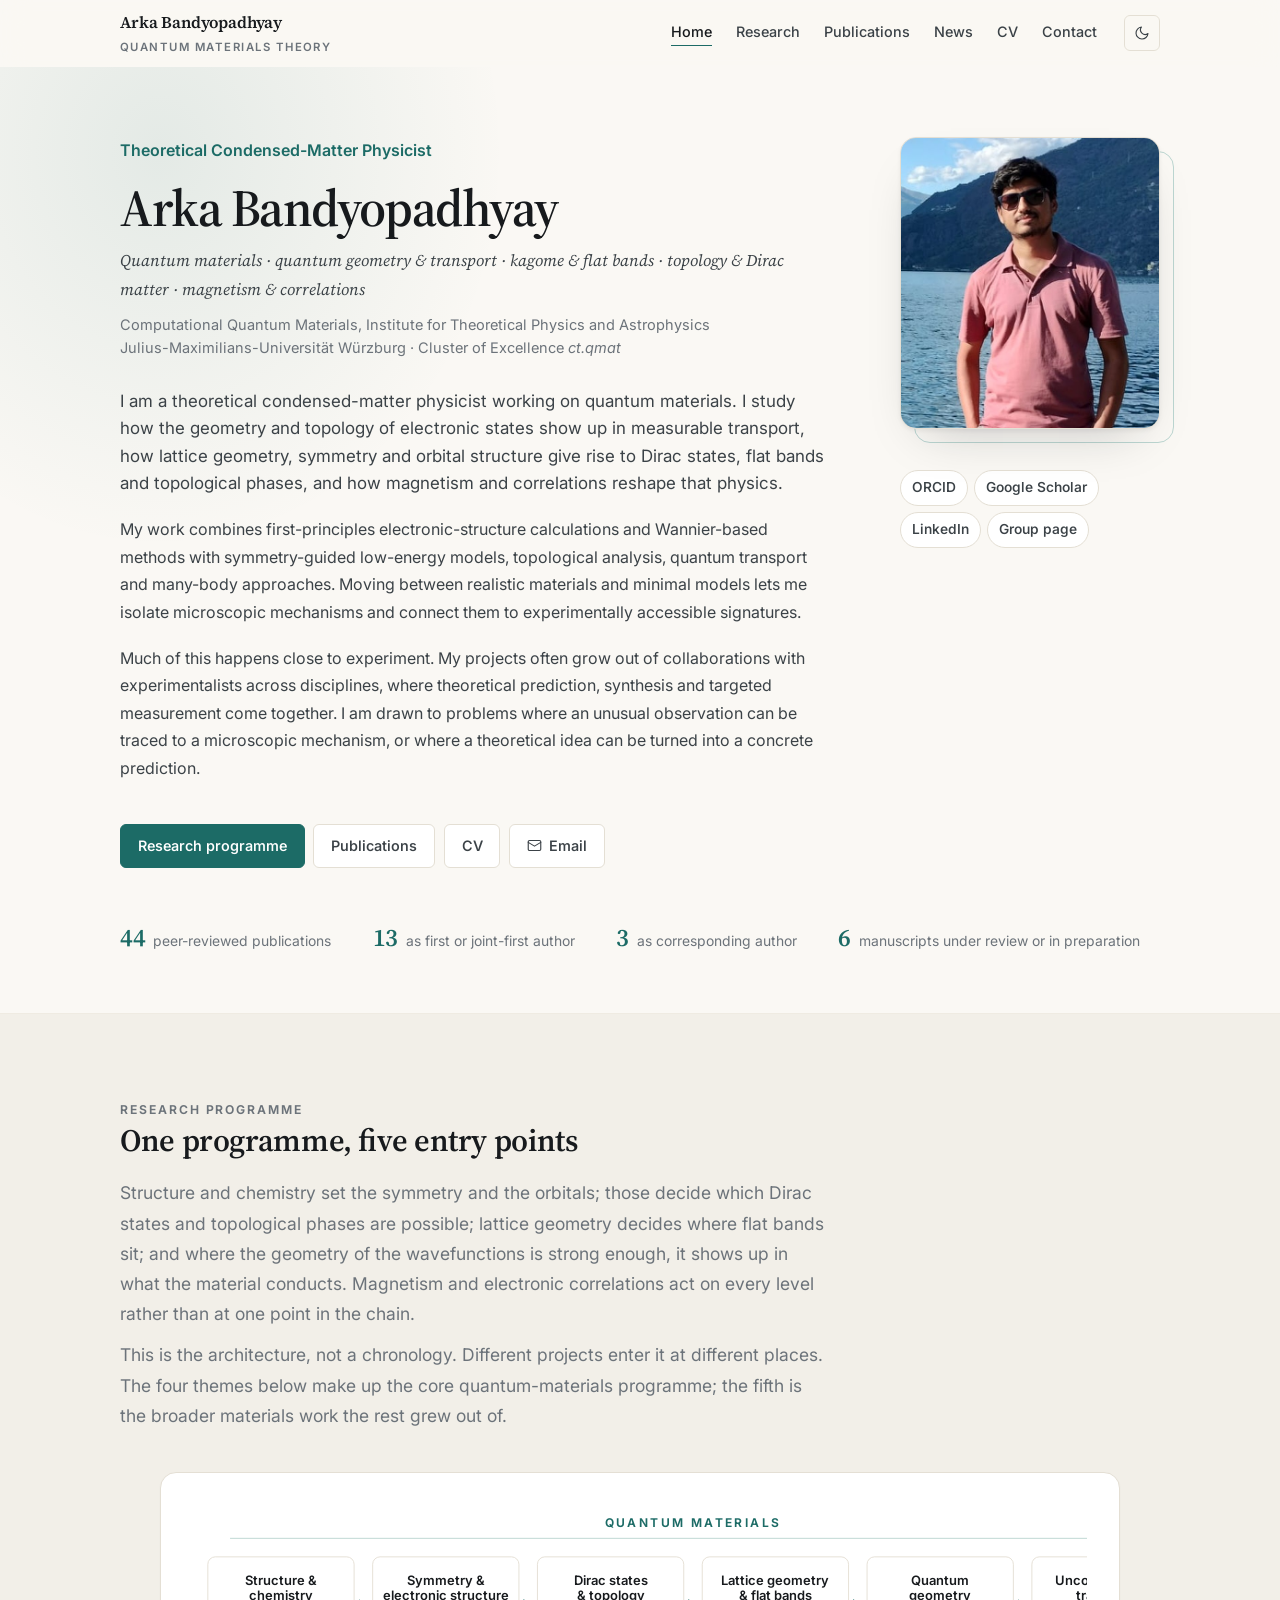
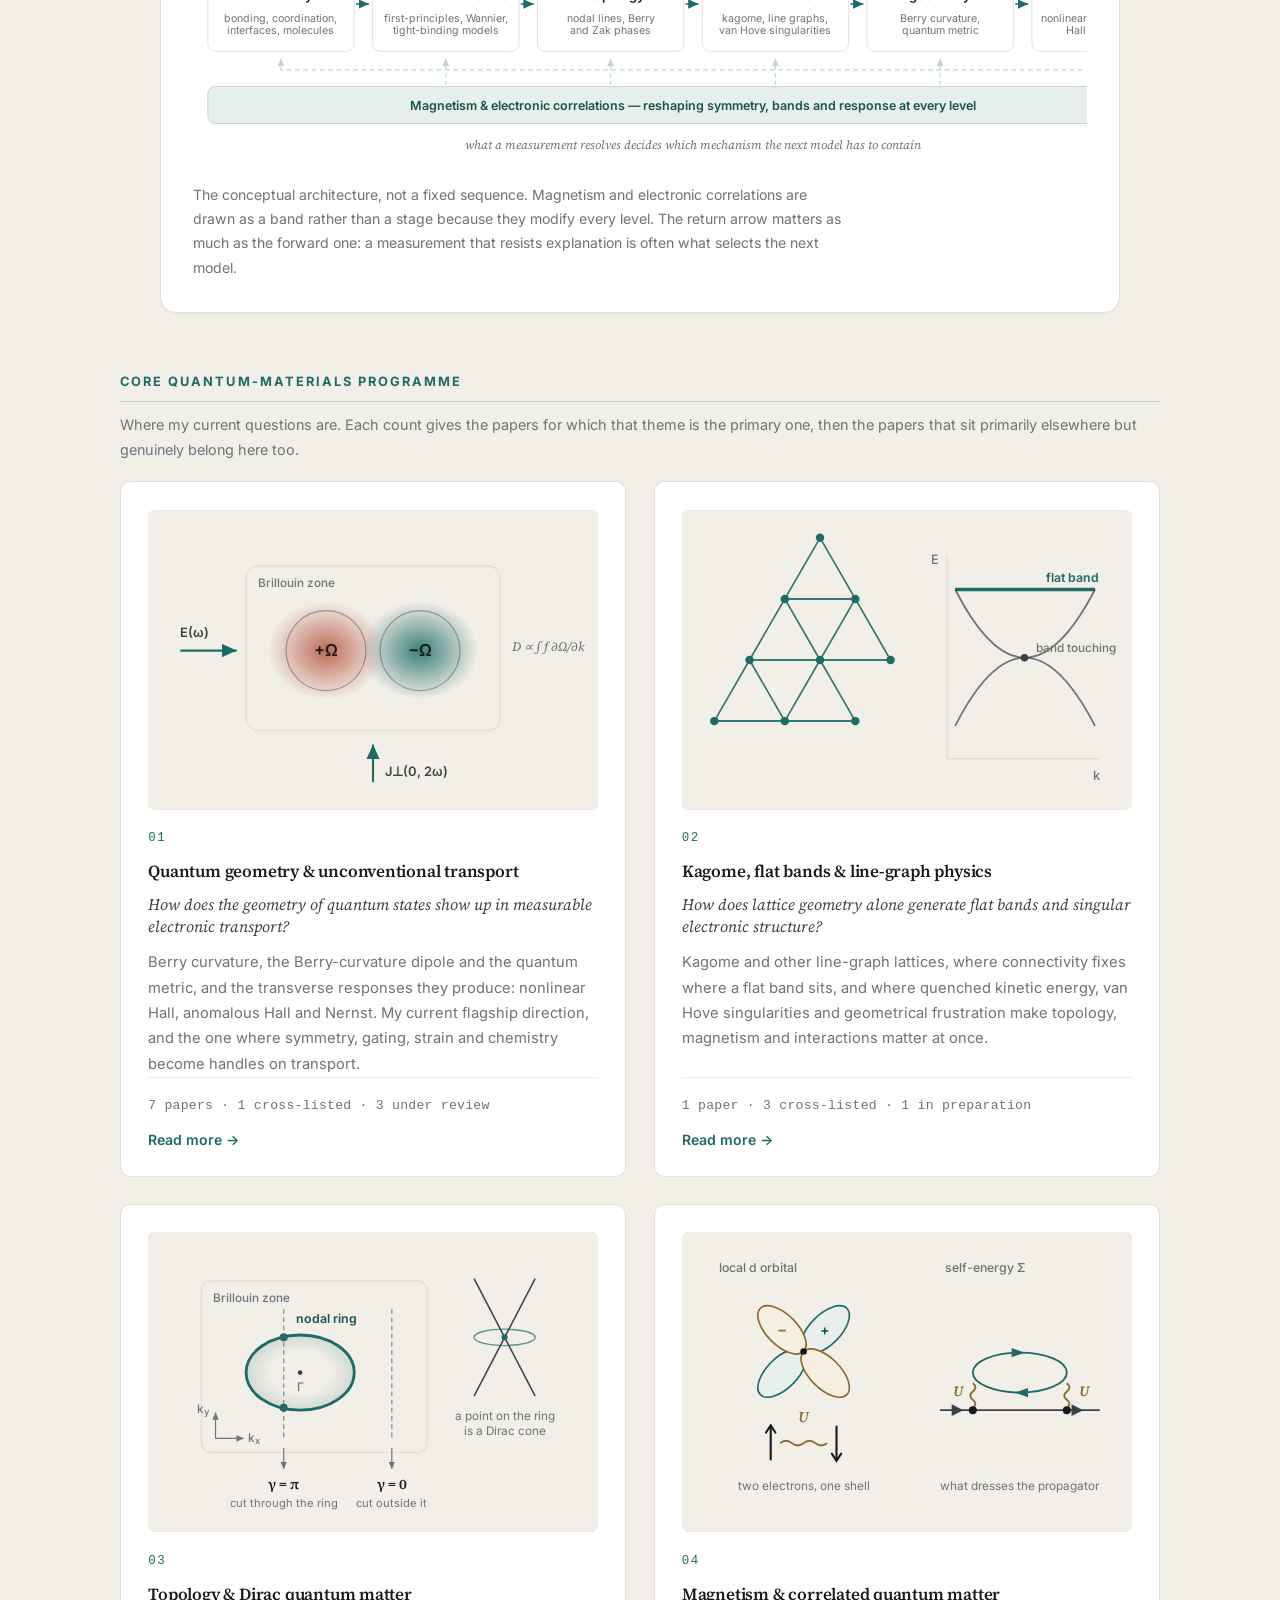
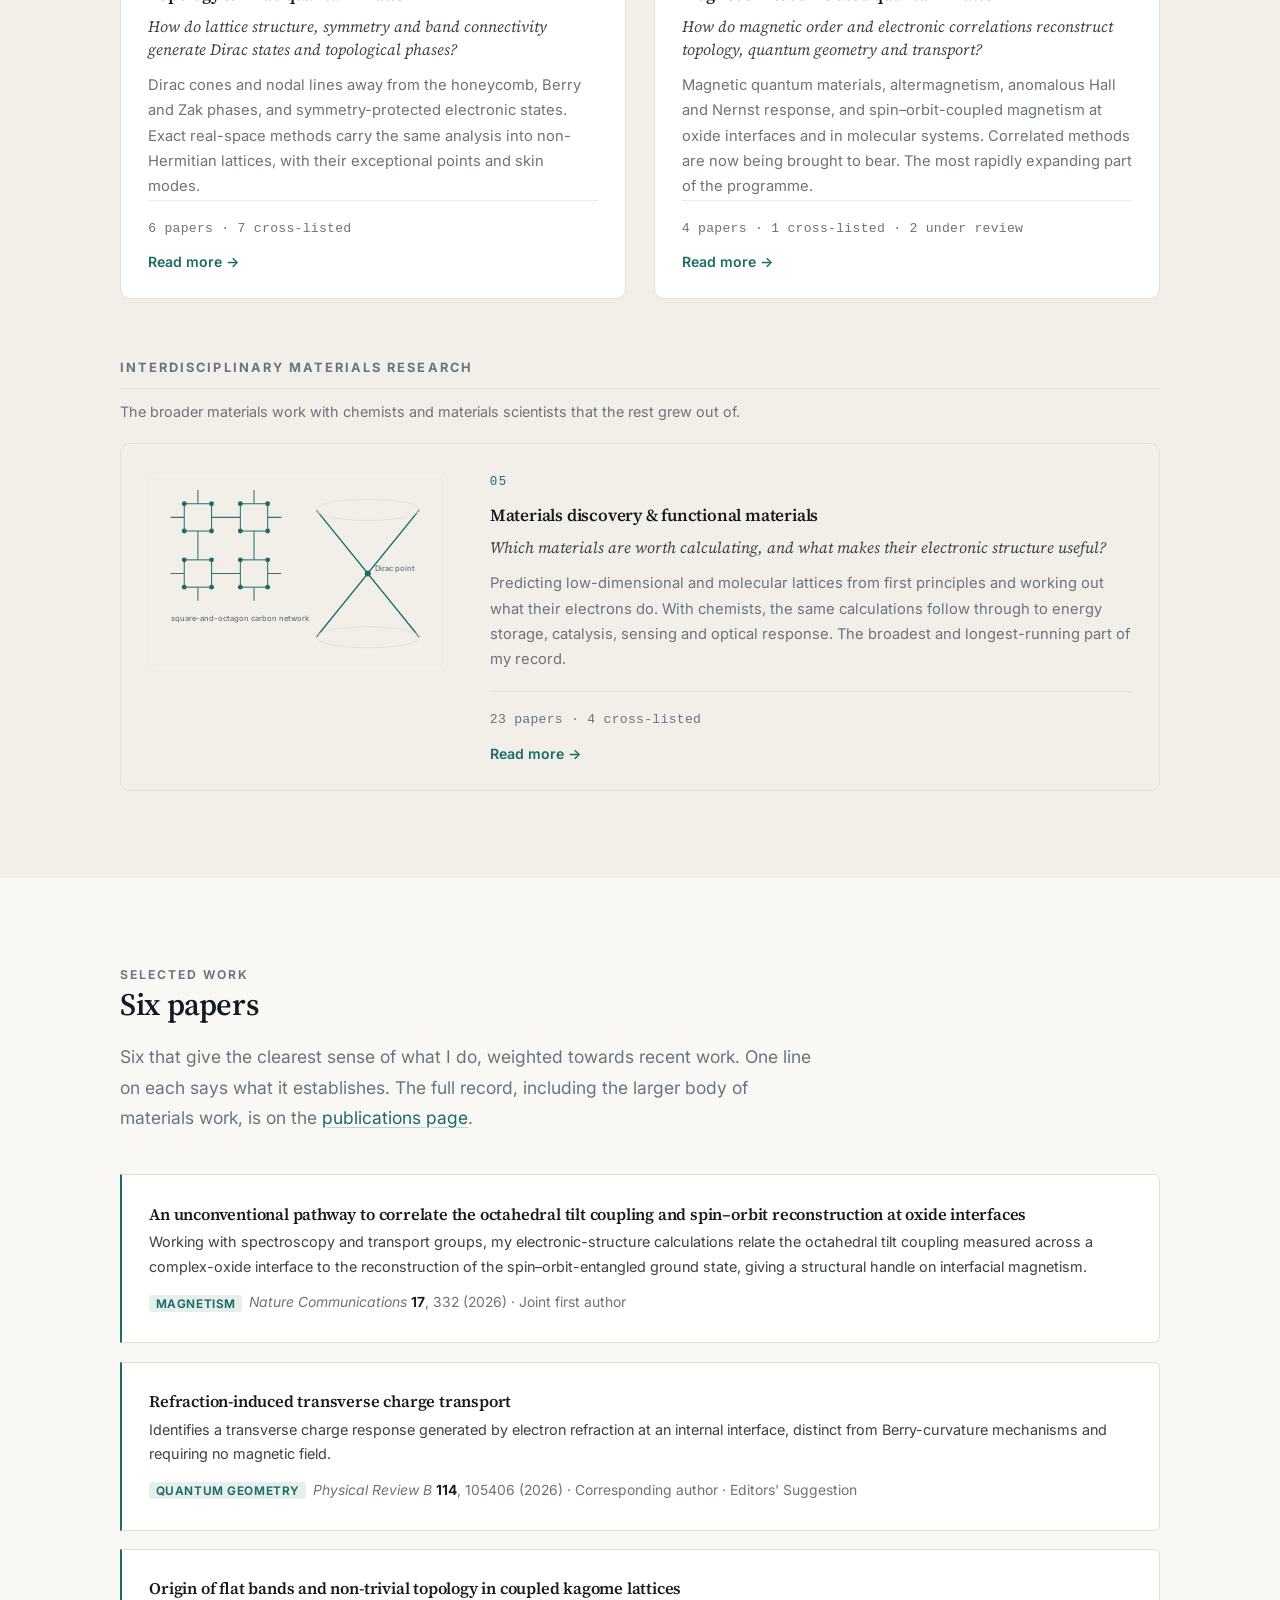
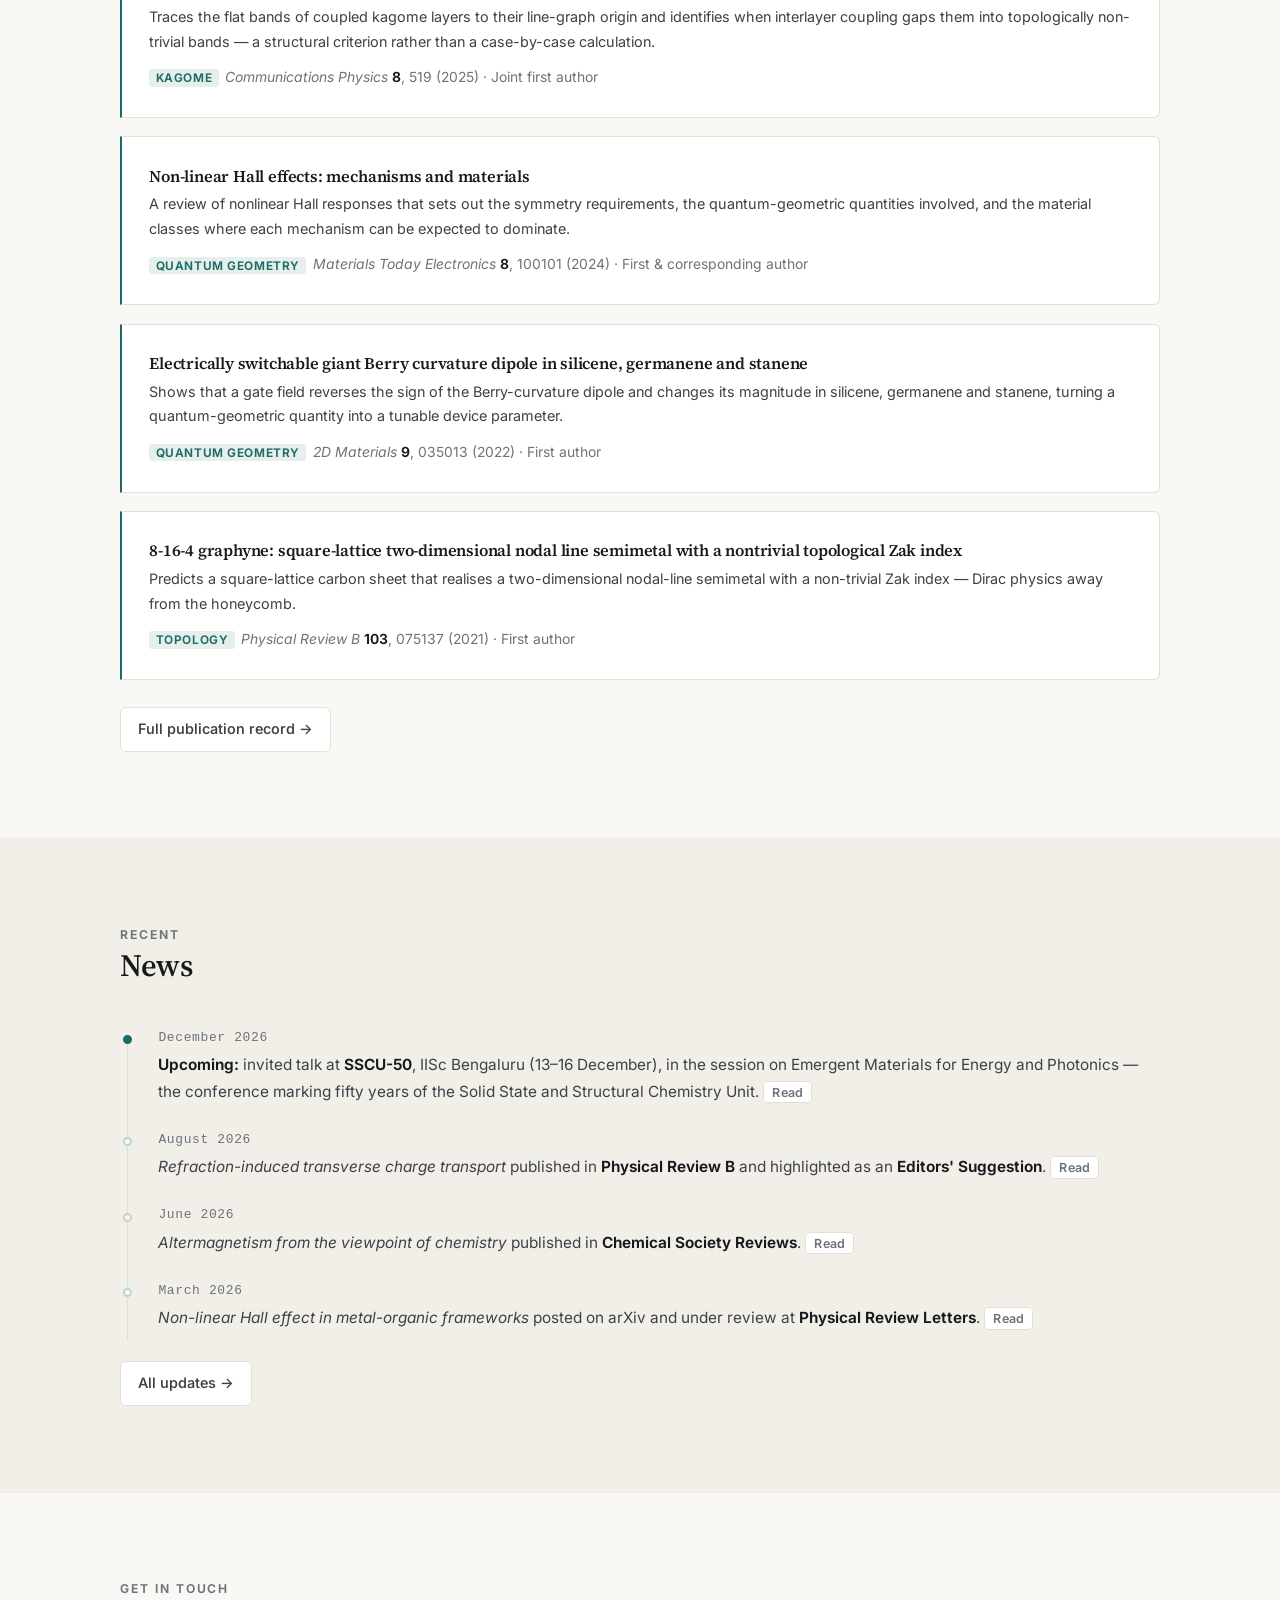
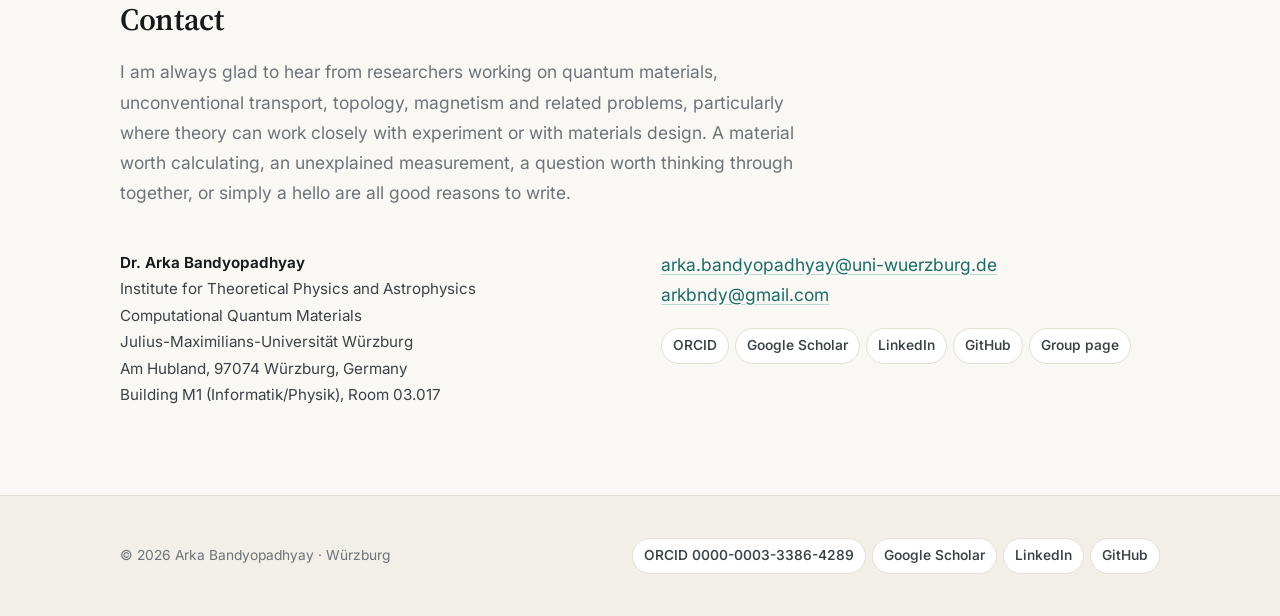
<file: index.html>
<!DOCTYPE html>
<html lang="en">
<head>
<meta charset="utf-8">
<meta name="viewport" content="width=device-width, initial-scale=1">
<title>Arka Bandyopadhyay — Quantum Materials Theory</title>
<meta name="description" content="Arka Bandyopadhyay is a theoretical condensed-matter physicist at Universität Würzburg working on quantum materials: quantum geometry and unconventional transport, kagome and flat-band physics, topology and Dirac matter, magnetism and electronic correlations.">
<meta name="author" content="Arka Bandyopadhyay">
<link rel="canonical" href="https://arkbndy.github.io/">

<meta property="og:type" content="profile">
<meta property="og:site_name" content="Arka Bandyopadhyay">
<meta property="og:title" content="Arka Bandyopadhyay — Quantum Materials Theory">
<meta property="og:description" content="Arka Bandyopadhyay is a theoretical condensed-matter physicist at Universität Würzburg working on quantum materials: quantum geometry and unconventional transport, kagome and flat-band physics, topology and Dirac matter, magnetism and electronic correlations.">
<meta property="og:url" content="https://arkbndy.github.io/">
<meta property="og:image" content="https://arkbndy.github.io/assets/img/portrait.jpg">
<meta name="twitter:card" content="summary">

<link rel="preconnect" href="https://fonts.googleapis.com">
<link rel="preconnect" href="https://fonts.gstatic.com" crossorigin>
<link href="https://fonts.googleapis.com/css2?family=Inter:wght@400;500;600;700&family=Source+Serif+4:ital,opsz,wght@0,8..60,400;0,8..60,600;1,8..60,400&display=swap" rel="stylesheet">
<link rel="stylesheet" href="assets/css/style.css">
<link rel="icon" href="assets/img/favicon.svg" type="image/svg+xml">

<script type="application/ld+json">
{
  "@context": "https://schema.org",
  "@type": "Person",
  "name": "Arka Bandyopadhyay",
  "givenName": "Arka",
  "familyName": "Bandyopadhyay",
  "jobTitle": "Postdoctoral Researcher in Theoretical Condensed Matter Physics",
  "email": "mailto:arka.bandyopadhyay@uni-wuerzburg.de",
  "url": "https://arkbndy.github.io/",
  "image": "https://arkbndy.github.io/assets/img/portrait.jpg",
  "affiliation": {
    "@type": "Organization",
    "name": "Julius-Maximilians-Universit\u00e4t W\u00fcrzburg",
    "department": "Institute for Theoretical Physics and Astrophysics"
  },
  "memberOf": { "@type": "Organization", "name": "Cluster of Excellence ct.qmat" },
  "knowsAbout": ["Quantum materials","Theoretical condensed matter physics","Quantum geometry",
    "Berry curvature","Nonlinear Hall effect","Topological materials","Flat bands","Kagome lattices",
    "Altermagnetism","Electronic correlations","Spin-orbit coupling","Oxide interfaces",
    "Density functional theory","Wannier functions","Quantum transport","Two-dimensional materials"],
  "identifier": "https://orcid.org/0000-0003-3386-4289",
  "sameAs": [
    "https://orcid.org/0000-0003-3386-4289",
    "https://scholar.google.com/citations?user=EcM27vQAAAAJ",
    "https://www.linkedin.com/in/arka-bandyopadhyay-315293381/",
    "https://github.com/arkbndy",
    "https://www.physik.uni-wuerzburg.de/en/cqm/team/postdocs/dr-arka-bandyopadhyay/"
  ]
}
</script>
</head>
<body>
<a class="skip" href="#main">Skip to content</a>

<header class="site-header">
  <div class="wrap nav">
    <a class="brand" href="index.html"><b>Arka Bandyopadhyay</b><span>Quantum Materials Theory</span></a>
    <nav aria-label="Primary">
      <ul class="nav-links" id="nav-links">
        <li><a href="index.html" aria-current="page">Home</a></li>
        <li><a href="research.html">Research</a></li>
        <li><a href="publications.html">Publications</a></li>
        <li><a href="news.html">News</a></li>
        <li><a href="cv.html">CV</a></li>
        <li><a href="index.html#contact">Contact</a></li>
      </ul>
    </nav>
    <button class="icon-btn theme-toggle" type="button" aria-label="Switch colour theme">
      <svg class="icon-moon" viewBox="0 0 24 24" fill="none" stroke="currentColor" stroke-width="1.7" stroke-linecap="round" stroke-linejoin="round" aria-hidden="true"><path d="M21 12.8A9 9 0 1 1 11.2 3a7 7 0 0 0 9.8 9.8z"/></svg>
      <svg class="icon-sun" viewBox="0 0 24 24" fill="none" stroke="currentColor" stroke-width="1.7" stroke-linecap="round" stroke-linejoin="round" aria-hidden="true"><circle cx="12" cy="12" r="4"/><path d="M12 2v2M12 20v2M4.9 4.9l1.4 1.4M17.7 17.7l1.4 1.4M2 12h2M20 12h2M4.9 19.1l1.4-1.4M17.7 6.3l1.4-1.4"/></svg>
    </button>
    <button class="icon-btn nav-toggle" type="button" aria-label="Open menu" aria-expanded="false" aria-controls="nav-links">
      <svg viewBox="0 0 24 24" fill="none" stroke="currentColor" stroke-width="2" stroke-linecap="round" aria-hidden="true"><path d="M3 6h18M3 12h18M3 18h18"/></svg>
    </button>
  </div>
</header>
<main id="main">

<section class="hero">
  <div class="wrap">
    <div class="hero-grid">
      <div>
        <p class="kicker">Theoretical Condensed-Matter Physicist</p>
        <h1>Arka Bandyopadhyay</h1>
        <p class="keywords">Quantum materials &middot; quantum geometry &amp; transport &middot; kagome &amp; flat bands &middot; topology &amp; Dirac matter &middot; magnetism &amp; correlations</p>
        <p class="affil">Computational Quantum Materials, Institute for Theoretical Physics and Astrophysics<br>
          Julius-Maximilians-Universit&auml;t W&uuml;rzburg &middot; Cluster of Excellence <em>ct.qmat</em></p>
        <div class="lede">
          <p>I am a theoretical condensed-matter physicist working on quantum materials. I study how the
            geometry and topology of electronic states show up in measurable transport, how lattice
            geometry, symmetry and orbital structure give rise to Dirac states, flat bands and topological
            phases, and how magnetism and correlations reshape that physics.</p>
          <p>My work combines first-principles electronic-structure calculations and Wannier-based methods
            with symmetry-guided low-energy models, topological analysis, quantum transport and many-body
            approaches. Moving between realistic materials and minimal models lets me isolate microscopic
            mechanisms and connect them to experimentally accessible signatures.</p>
          <p>Much of this happens close to experiment. My projects often grow out of collaborations with
            experimentalists across disciplines, where theoretical prediction, synthesis and targeted
            measurement come together. I am drawn to problems where an unusual observation can be traced
            to a microscopic mechanism, or where a theoretical idea can be turned into a concrete
            prediction.</p>
        </div>
        <div class="actions">
          <a class="btn btn--primary" href="research.html">Research programme</a>
          <a class="btn" href="publications.html">Publications</a>
          <a class="btn" href="cv.html">CV</a>
          <a class="btn" href="mailto:arka.bandyopadhyay@uni-wuerzburg.de">
            <svg viewBox="0 0 24 24" fill="none" stroke="currentColor" stroke-width="1.8" stroke-linecap="round" stroke-linejoin="round" aria-hidden="true"><rect x="2" y="4" width="20" height="16" rx="2"/><path d="m2 7 10 6 10-6"/></svg>
            Email</a>
        </div>
      </div>
      <div class="portrait-col">
        <div class="portrait-frame">
          <img class="portrait" src="assets/img/portrait.jpg" width="560" height="627"
               alt="Arka Bandyopadhyay">
        </div>
        <div class="idlinks idlinks--stack">
          <a href="https://orcid.org/0000-0003-3386-4289" target="_blank" rel="noopener">ORCID</a>
          <a href="https://scholar.google.com/citations?user=EcM27vQAAAAJ" target="_blank" rel="noopener">Google Scholar</a>
          <a href="https://www.linkedin.com/in/arka-bandyopadhyay-315293381/" target="_blank" rel="noopener">LinkedIn</a>
          <a href="https://www.physik.uni-wuerzburg.de/en/cqm/team/postdocs/dr-arka-bandyopadhyay/" target="_blank" rel="noopener">Group page</a>
        </div>
      </div>
    </div>
  </div>
</section>

<section class="section" style="padding-block:0 clamp(2.4rem,5vw,3.4rem)">
  <div class="wrap"><div class="record" id="record"></div></div>
</section>

<section class="section section--tint" id="programme">
  <div class="wrap">
    <div class="section-head">
      <p class="eyebrow">Research programme</p>
      <h2>One programme, five entry points</h2>
      <p>Structure and chemistry set the symmetry and the orbitals; those decide which Dirac states and
        topological phases are possible; lattice geometry decides where flat bands sit; and where the
        geometry of the wavefunctions is strong enough, it shows up in what the material conducts.
        Magnetism and electronic correlations act on every level rather than at one point in the
        chain.</p>
      <p>This is the architecture, not a chronology. Different projects enter it at different places. The
        four themes below make up the core quantum-materials programme; the fifth is the broader materials
        work the rest grew out of.</p>
    </div>
    <figure class="map">
      <div class="map-scroll" tabindex="0" role="group" aria-label="Diagram: how the research programme moves from structure to measurement (scrollable)"><svg viewBox="0 0 1080 280" role="img" aria-labelledby="maptitle mapdesc">
  <title id="maptitle">The conceptual architecture of the research programme</title>
  <desc id="mapdesc">Six linked levels: materials and structure; symmetry and electronic structure;
  Dirac states and topology; lattice geometry and flat bands; quantum geometry; unconventional transport
  and measurable response. A band beneath them marks magnetism and electronic correlations, which modify
  every level, and a return arrow runs from measurement back to the models.</desc>
  <defs>
    <marker id="mArrow" markerWidth="9" markerHeight="9" refX="7" refY="3.2" orient="auto">
      <path d="M0,0 L7,3.2 L0,6.4 z" style="fill:var(--accent)"/>
    </marker>
    <marker id="mArrowSoft" markerWidth="8" markerHeight="8" refX="6.4" refY="2.9" orient="auto">
      <path d="M0,0 L6.4,2.9 L0,5.8 z" style="fill:var(--accent-line)"/>
    </marker>
  </defs>

  <text x="540" y="24" text-anchor="middle" style="fill:var(--accent);font:650 13px var(--sans);letter-spacing:.2em">QUANTUM MATERIALS</text>
  <line x1="40" y1="36" x2="1040" y2="36" style="stroke:var(--accent-line);stroke-width:1"/>

  <g style="fill:var(--surface);stroke:var(--rule);stroke-width:1">
    <rect x="16"  y="56" width="158" height="102" rx="8"/>
    <rect x="194" y="56" width="158" height="102" rx="8"/>
    <rect x="372" y="56" width="158" height="102" rx="8"/>
    <rect x="550" y="56" width="158" height="102" rx="8"/>
    <rect x="728" y="56" width="158" height="102" rx="8"/>
    <rect x="906" y="56" width="158" height="102" rx="8"/>
  </g>

  <g style="fill:var(--ink);font:600 14px var(--sans)" text-anchor="middle">
    <text x="95"  y="86">Structure &amp;</text><text x="95"  y="103">chemistry</text>
    <text x="273" y="86">Symmetry &amp;</text><text x="273" y="103">electronic structure</text>
    <text x="451" y="86">Dirac states</text><text x="451" y="103">&amp; topology</text>
    <text x="629" y="86">Lattice geometry</text><text x="629" y="103">&amp; flat bands</text>
    <text x="807" y="86">Quantum</text><text x="807" y="103">geometry</text>
    <text x="985" y="86">Unconventional</text><text x="985" y="103">transport</text>
  </g>
  <g style="fill:var(--muted);font:400 11.5px var(--sans)" text-anchor="middle">
    <text x="95"  y="126">bonding, coordination,</text><text x="95"  y="139">interfaces, molecules</text>
    <text x="273" y="126">first-principles, Wannier,</text><text x="273" y="139">tight-binding models</text>
    <text x="451" y="126">nodal lines, Berry</text><text x="451" y="139">and Zak phases</text>
    <text x="629" y="126">kagome, line graphs,</text><text x="629" y="139">van Hove singularities</text>
    <text x="807" y="126">Berry curvature,</text><text x="807" y="139">quantum metric</text>
    <text x="985" y="126">nonlinear Hall, anomalous</text><text x="985" y="139">Hall and Nernst</text>
  </g>

  <g style="stroke:var(--accent);stroke-width:1.6;fill:none" marker-end="url(#mArrow)">
    <path d="M176 107 H190"/><path d="M354 107 H368"/><path d="M532 107 H546"/>
    <path d="M710 107 H724"/><path d="M888 107 H902"/>
  </g>

  <rect x="16" y="196" width="1048" height="40" rx="8" style="fill:var(--accent-soft);stroke:var(--accent-line);stroke-width:1"/>
  <text x="540" y="221" text-anchor="middle" style="fill:var(--accent-2);font:600 13.5px var(--sans)">Magnetism &amp; electronic correlations &mdash; reshaping symmetry, bands and response at every level</text>
  <g style="stroke:var(--accent-line);stroke-width:1.3;fill:none;stroke-dasharray:4 4" marker-end="url(#mArrowSoft)">
    <path d="M273 194 V166"/><path d="M451 194 V166"/><path d="M629 194 V166"/>
    <path d="M807 194 V166"/><path d="M985 194 V166"/>
  </g>

  <path d="M1040 158 V178 H95 V166" style="stroke:var(--accent-line);stroke-width:1.3;fill:none;stroke-dasharray:5 4" marker-end="url(#mArrowSoft)"/>
  <text x="540" y="264" text-anchor="middle" style="fill:var(--muted);font:italic 400 13px var(--serif)">what a measurement resolves decides which mechanism the next model has to contain</text>
</svg></div>
      <figcaption>The conceptual architecture, not a fixed sequence. Magnetism and electronic
        correlations are drawn as a band rather than a stage because they modify every level. The return
        arrow matters as much as the forward one: a measurement that resists explanation is often what
        selects the next model.</figcaption>
    </figure>
    <div class="tier-head" style="margin-top:var(--s6)">
      <h3>Core quantum-materials programme</h3>
      <p>Where my current questions are. Each count gives the papers for which that theme is the primary
        one, then the papers that sit primarily elsewhere but genuinely belong here too.</p>
    </div>
    <div class="pillars">
        <a class="pillar-card" href="research.html#geometry">
          <span class="card-fig" aria-hidden="true"><svg viewBox="0 0 360 240" role="img" aria-label="Berry curvature distributed asymmetrically over a Fermi surface, converting a drive at frequency omega into a transverse current at twice omega">
  <defs>
    <radialGradient id="gPos"><stop offset="0" stop-color="#b4553f" stop-opacity=".85"/><stop offset="1" stop-color="#b4553f" stop-opacity="0"/></radialGradient>
    <radialGradient id="gNeg"><stop offset="0" stop-color="#1c6b66" stop-opacity=".85"/><stop offset="1" stop-color="#1c6b66" stop-opacity="0"/></radialGradient>
    <marker id="gArr" markerWidth="9" markerHeight="9" refX="7" refY="3.2" orient="auto"><path d="M0,0 L7,3.2 L0,6.4 z" style="fill:var(--accent)"/></marker>
  </defs>
  <rect x="72" y="40" width="216" height="140" rx="10" style="fill:none;stroke:var(--rule);stroke-width:1.2"/>
  <text x="82" y="58" style="fill:var(--muted);font:500 10px var(--sans)">Brillouin zone</text>
  <ellipse cx="140" cy="112" rx="50" ry="42" fill="url(#gPos)"/>
  <ellipse cx="220" cy="112" rx="50" ry="42" fill="url(#gNeg)"/>
  <path d="M106 112 a34 34 0 1 0 68 0 a34 34 0 1 0 -68 0" style="fill:none;stroke:var(--ink-2);stroke-width:1;opacity:.45"/>
  <path d="M186 112 a34 34 0 1 0 68 0 a34 34 0 1 0 -68 0" style="fill:none;stroke:var(--ink-2);stroke-width:1;opacity:.45"/>
  <text x="140" y="117" text-anchor="middle" style="fill:var(--ink);font:600 14px var(--sans)">+&#937;</text>
  <text x="220" y="117" text-anchor="middle" style="fill:var(--ink);font:600 14px var(--sans)">&#8722;&#937;</text>
  <path d="M16 112 H64" style="stroke:var(--accent);stroke-width:1.8;fill:none" marker-end="url(#gArr)"/>
  <text x="16" y="100" style="fill:var(--ink-2);font:600 11px var(--sans)">E(&#969;)</text>
  <path d="M180 224 V192" style="stroke:var(--accent);stroke-width:1.8;fill:none" marker-end="url(#gArr)"/>
  <text x="190" y="219" style="fill:var(--ink-2);font:600 11px var(--sans)">J&#8869;(0, 2&#969;)</text>
  <text x="298" y="112" style="fill:var(--muted);font:italic 400 11px var(--serif)">D &#8733; &#8747; f &#8706;&#937;/&#8706;k</text>
</svg></span>
          <span class="n">01</span>
          <h3>Quantum geometry &amp; unconventional transport</h3>
          <p class="q">How does the geometry of quantum states show up in measurable electronic transport?</p>
          <p>Berry curvature, the Berry-curvature dipole and the quantum metric, and the transverse responses they produce: nonlinear Hall, anomalous Hall and Nernst. My current flagship direction, and the one where symmetry, gating, strain and chemistry become handles on transport.</p>
          <span class="count">7 papers &middot; 1 cross-listed &middot; 3 under review</span>
          <span class="more">Read more &rarr;</span>
        </a>
        <a class="pillar-card" href="research.html#kagome">
          <span class="card-fig" aria-hidden="true"><svg viewBox="0 0 360 240" role="img" aria-label="A kagome lattice and its band structure, showing a flat band above two dispersive bands that touch at a Dirac point">
  <g style="stroke:var(--accent);stroke-width:1.4;fill:none;opacity:.92">
    <path d="M16 172 L46 120 L76 172 Z"/><path d="M76 172 L106 120 L136 172 Z"/>
    <path d="M46 120 L76 68 L106 120 Z"/><path d="M106 120 L136 68 L166 120 Z"/>
    <path d="M76 68 L106 16 L136 68 Z"/>
    <path d="M46 120 H166"/><path d="M16 172 H136"/><path d="M76 68 H136"/>
  </g>
  <g style="fill:var(--accent)">
    <circle cx="46" cy="120" r="3.6"/><circle cx="106" cy="120" r="3.6"/><circle cx="166" cy="120" r="3.6"/>
    <circle cx="16" cy="172" r="3.6"/><circle cx="76" cy="172" r="3.6"/><circle cx="136" cy="172" r="3.6"/>
    <circle cx="76" cy="68" r="3.6"/><circle cx="136" cy="68" r="3.6"/><circle cx="106" cy="16" r="3.6"/>
  </g>
  <path d="M214 204 V30 M214 204 H344" style="stroke:var(--rule);stroke-width:1.2;fill:none"/>
  <path d="M221 60 H340" style="stroke:var(--accent);stroke-width:2.8;fill:none"/>
  <path d="M221 176 Q280 60 340 176" style="stroke:var(--ink-2);stroke-width:1.5;fill:none;opacity:.7"/>
  <path d="M221 60 Q280 176 340 60" style="stroke:var(--ink-2);stroke-width:1.5;fill:none;opacity:.7"/>
  <circle cx="280" cy="118" r="3.2" style="fill:var(--ink-2)"/>
  <text x="343" y="54" text-anchor="end" style="fill:var(--accent);font:600 10.5px var(--sans)">flat band</text>
  <text x="290" y="113" style="fill:var(--muted);font:500 10px var(--sans)">band touching</text>
  <text x="207" y="38" text-anchor="end" style="fill:var(--muted);font:500 11px var(--sans)">E</text>
  <text x="344" y="222" text-anchor="end" style="fill:var(--muted);font:500 11px var(--sans)">k</text>
</svg></span>
          <span class="n">02</span>
          <h3>Kagome, flat bands &amp; line-graph physics</h3>
          <p class="q">How does lattice geometry alone generate flat bands and singular electronic structure?</p>
          <p>Kagome and other line-graph lattices, where connectivity fixes where a flat band sits, and where quenched kinetic energy, van Hove singularities and geometrical frustration make topology, magnetism and interactions matter at once.</p>
          <span class="count">1 paper &middot; 3 cross-listed &middot; 1 in preparation</span>
          <span class="more">Read more &rarr;</span>
        </a>
        <a class="pillar-card" href="research.html#topology">
          <span class="card-fig" aria-hidden="true"><svg viewBox="0 0 360 240" role="img" aria-label="A closed nodal ring in a two-dimensional Brillouin zone. A one-dimensional cut passing through the ring carries a Zak phase of pi; a cut outside the ring carries zero. Beside it, a Dirac cone.">
  <defs>
    <marker id="tArr" markerWidth="8" markerHeight="8" refX="6.2" refY="2.8" orient="auto"><path d="M0,0 L6.2,2.8 L0,5.6 z" style="fill:var(--muted)"/></marker>
    <radialGradient id="tRing"><stop offset=".55" stop-color="#1c6b66" stop-opacity="0"/><stop offset="1" stop-color="#1c6b66" stop-opacity=".16"/></radialGradient>
  </defs>

  <rect x="34" y="34" width="192" height="146" rx="8" style="fill:none;stroke:var(--rule);stroke-width:1.2"/>
  <text x="44" y="52" style="fill:var(--muted);font:500 10px var(--sans)">Brillouin zone</text>

  <ellipse cx="118" cy="112" rx="46" ry="32" fill="url(#tRing)"/>
  <ellipse cx="118" cy="112" rx="46" ry="32" style="fill:none;stroke:var(--accent);stroke-width:2.4"/>
  <circle cx="118" cy="112" r="2" style="fill:var(--ink-2)"/>
  <text x="118" y="128" text-anchor="middle" style="fill:var(--muted);font:500 10px var(--sans)">&#915;</text>
  <text x="140" y="70" text-anchor="middle" style="fill:var(--accent-2);font:600 10.5px var(--sans)">nodal ring</text>

  <g style="stroke:var(--ink-2);stroke-width:1.1;opacity:.55;stroke-dasharray:4 3">
    <path d="M104 58 V170"/><path d="M196 58 V170"/>
  </g>
  <g style="fill:var(--accent)">
    <circle cx="104" cy="82" r="3.4"/><circle cx="104" cy="142" r="3.4"/>
  </g>
  <g style="stroke:var(--muted);stroke-width:1;fill:none" marker-end="url(#tArr)">
    <path d="M46 168 H70"/><path d="M46 168 V146"/>
  </g>
  <text x="74" y="171" style="fill:var(--muted);font:500 10px var(--sans)">k<tspan dy="2" font-size="8">x</tspan></text>
  <text x="40" y="146" text-anchor="end" style="fill:var(--muted);font:500 10px var(--sans)">k<tspan dy="2" font-size="8">y</tspan></text>

  <g style="stroke:var(--muted);stroke-width:1;fill:none" marker-end="url(#tArr)">
    <path d="M104 176 V194"/><path d="M196 176 V194"/>
  </g>
  <text x="104" y="211" text-anchor="middle" style="fill:var(--ink);font:600 12px var(--serif)">&#947; = &#960;</text>
  <text x="196" y="211" text-anchor="middle" style="fill:var(--ink);font:600 12px var(--serif)">&#947; = 0</text>
  <text x="104" y="226" text-anchor="middle" style="fill:var(--muted);font:400 9.5px var(--sans)">cut through the ring</text>
  <text x="196" y="226" text-anchor="middle" style="fill:var(--muted);font:400 9.5px var(--sans)">cut outside it</text>

  <g transform="translate(266,58)">
    <path d="M0 74 L26 24 L52 74" style="fill:none;stroke:var(--ink-2);stroke-width:1.3"/>
    <path d="M0 -26 L26 24 L52 -26" style="fill:none;stroke:var(--ink-2);stroke-width:1.3"/>
    <ellipse cx="26" cy="24" rx="26" ry="7" style="fill:none;stroke:var(--accent);stroke-width:1.2;opacity:.7"/>
    <circle cx="26" cy="24" r="2.6" style="fill:var(--accent)"/>
    <text x="26" y="94" text-anchor="middle" style="fill:var(--muted);font:400 10px var(--sans)">a point on the ring</text>
    <text x="26" y="107" text-anchor="middle" style="fill:var(--muted);font:400 10px var(--sans)">is a Dirac cone</text>
  </g>
</svg></span>
          <span class="n">03</span>
          <h3>Topology &amp; Dirac quantum matter</h3>
          <p class="q">How do lattice structure, symmetry and band connectivity generate Dirac states and topological phases?</p>
          <p>Dirac cones and nodal lines away from the honeycomb, Berry and Zak phases, and symmetry-protected electronic states. Exact real-space methods carry the same analysis into non-Hermitian lattices, with their exceptional points and skin modes.</p>
          <span class="count">6 papers &middot; 7 cross-listed</span>
          <span class="more">Read more &rarr;</span>
        </a>
        <a class="pillar-card" href="research.html#magnetism">
          <span class="card-fig" aria-hidden="true"><svg viewBox="0 0 360 240" role="img" aria-label="Left: a d orbital with four alternating lobes holding two electrons of opposite spin, whose local Coulomb repulsion U is drawn as a wavy line. Right: the self-energy diagram, a propagator dressed by two interaction vertices joined by a particle-hole loop.">
  <text x="20" y="26" style="fill:var(--muted);font:500 10.5px var(--sans)">local d orbital</text>
  <text x="212" y="26" style="fill:var(--muted);font:500 10.5px var(--sans)">self-energy &#931;</text>
  <line x1="192" y1="14" x2="192" y2="212" style="stroke:var(--rule-soft);stroke-width:1"/>

  <!-- four-lobe d orbital; opposite lobes share the sign of the wavefunction -->
  <g transform="translate(92,94)" style="stroke-width:1.4">
    <ellipse cx="0" cy="-26" rx="13" ry="26" transform="rotate(45)"
             style="fill:var(--accent-soft);stroke:var(--accent)"/>
    <ellipse cx="0" cy="-26" rx="13" ry="26" transform="rotate(225)"
             style="fill:var(--accent-soft);stroke:var(--accent)"/>
    <ellipse cx="0" cy="-26" rx="13" ry="26" transform="rotate(135)"
             style="fill:var(--gold-soft);stroke:var(--gold)"/>
    <ellipse cx="0" cy="-26" rx="13" ry="26" transform="rotate(315)"
             style="fill:var(--gold-soft);stroke:var(--gold)"/>
    <circle cx="0" cy="0" r="2.8" style="fill:var(--ink);stroke:none"/>
    <text x="18"  y="-14" text-anchor="middle" style="fill:var(--accent-2);font:600 12px var(--sans);stroke:none">+</text>
    <text x="-18" y="-14" text-anchor="middle" style="fill:var(--gold);font:600 13px var(--sans);stroke:none">&#8722;</text>
  </g>

  <!-- two electrons of opposite spin in that shell, repelling through U -->
  <g style="stroke:var(--ink);stroke-width:1.8;fill:none;stroke-linecap:round">
    <path d="M64 186 V158"/><path d="M60 163 L64 157 L68 163"/>
    <path d="M120 158 V186"/><path d="M116 181 L120 187 L124 181"/>
  </g>
  <g style="stroke:var(--gold);stroke-width:1.6;fill:none">
    <path d="M72 172 q5 -4 10 0 q5 4 10 0 q5 -4 10 0 q5 4 10 0"/>
  </g>
  <text x="92" y="154" text-anchor="middle" style="fill:var(--gold);font:italic 600 12.5px var(--serif)">U</text>
  <text x="92" y="212" text-anchor="middle" style="fill:var(--muted);font:400 10px var(--sans)">two electrons, one shell</text>

  <!-- second-order self-energy: two U vertices joined by a particle-hole loop -->
  <ellipse cx="276" cy="112" rx="40" ry="17" style="fill:none;stroke:var(--accent);stroke-width:1.6"/>
  <path d="M269 91 L280 95 L269 99 z" style="fill:var(--accent)"/>
  <path d="M283 133 L272 129 L283 125 z" style="fill:var(--accent)"/>

  <g style="stroke:var(--gold);stroke-width:1.6;fill:none">
    <path d="M236 142 q4.5 -3.5 0 -7 q-4.5 -3.5 0 -7 q4.5 -3.5 0 -7"/>
    <path d="M316 142 q4.5 -3.5 0 -7 q-4.5 -3.5 0 -7 q4.5 -3.5 0 -7"/>
  </g>
  <text x="228" y="132" text-anchor="end" style="fill:var(--gold);font:italic 600 12px var(--serif)">U</text>
  <text x="326" y="132" style="fill:var(--gold);font:italic 600 12px var(--serif)">U</text>

  <path d="M208 144 H344" style="stroke:var(--ink-2);stroke-width:1.5;fill:none"/>
  <path d="M218 139 L228 144 L218 149 z" style="fill:var(--ink-2)"/>
  <path d="M320 139 L330 144 L320 149 z" style="fill:var(--ink-2)"/>
  <circle cx="236" cy="144" r="3.4" style="fill:var(--ink)"/>
  <circle cx="316" cy="144" r="3.4" style="fill:var(--ink)"/>
  <text x="276" y="212" text-anchor="middle" style="fill:var(--muted);font:400 10px var(--sans)">what dresses the propagator</text>
</svg></span>
          <span class="n">04</span>
          <h3>Magnetism &amp; correlated quantum matter</h3>
          <p class="q">How do magnetic order and electronic correlations reconstruct topology, quantum geometry and transport?</p>
          <p>Magnetic quantum materials, altermagnetism, anomalous Hall and Nernst response, and spin&ndash;orbit-coupled magnetism at oxide interfaces and in molecular systems. Correlated methods are now being brought to bear. The most rapidly expanding part of the programme.</p>
          <span class="count">4 papers &middot; 1 cross-listed &middot; 2 under review</span>
          <span class="more">Read more &rarr;</span>
        </a>
    </div>

    <div class="tier-head tier-head--quiet">
      <h3>Interdisciplinary materials research</h3>
      <p>The broader materials work with chemists and materials scientists that the rest grew out of.</p>
    </div>
    <div class="pillars pillars--single">
        <a class="pillar-card pillar-card--wide" href="research.html#materials">
          <span class="card-fig" aria-hidden="true"><svg viewBox="0 0 360 240" role="img" aria-label="A square-and-octagon carbon network and an anisotropic Dirac cone">
  <g style="stroke:var(--accent);stroke-width:1.4;fill:none;opacity:.92">
    <rect x="30" y="30" width="36" height="36"/><rect x="104" y="30" width="36" height="36"/>
    <rect x="30" y="104" width="36" height="36"/><rect x="104" y="104" width="36" height="36"/>
    <path d="M66 48 H104 M66 122 H104 M48 66 V104 M122 66 V104"/>
    <path d="M30 48 H12 M140 48 H158 M30 122 H12 M140 122 H158 M48 30 V12 M122 30 V12 M48 140 V158 M122 140 V158"/>
  </g>
  <g style="fill:var(--accent)">
    <circle cx="30" cy="30" r="3.2"/><circle cx="66" cy="30" r="3.2"/><circle cx="30" cy="66" r="3.2"/><circle cx="66" cy="66" r="3.2"/>
    <circle cx="104" cy="30" r="3.2"/><circle cx="140" cy="30" r="3.2"/><circle cx="104" cy="66" r="3.2"/><circle cx="140" cy="66" r="3.2"/>
    <circle cx="30" cy="104" r="3.2"/><circle cx="66" cy="104" r="3.2"/><circle cx="30" cy="140" r="3.2"/><circle cx="66" cy="140" r="3.2"/>
    <circle cx="104" cy="104" r="3.2"/><circle cx="140" cy="104" r="3.2"/><circle cx="104" cy="140" r="3.2"/><circle cx="140" cy="140" r="3.2"/>
  </g>
  <text x="12" y="184" style="fill:var(--muted);font:500 10px var(--sans)">square-and-octagon carbon network</text>
  <path d="M204 206 L272 122 L340 206" style="stroke:var(--accent);stroke-width:1.8;fill:none"/>
  <path d="M204 38 L272 122 L340 38" style="stroke:var(--accent);stroke-width:1.8;fill:none"/>
  <ellipse cx="272" cy="206" rx="68" ry="14" style="fill:none;stroke:var(--rule);stroke-width:1.1"/>
  <ellipse cx="272" cy="38" rx="68" ry="14" style="fill:none;stroke:var(--rule);stroke-width:1.1"/>
  <circle cx="272" cy="122" r="4" style="fill:var(--accent)"/>
  <text x="282" y="119" style="fill:var(--muted);font:500 10px var(--sans)">Dirac point</text>
</svg></span>
          <span class="n">05</span>
          <h3>Materials discovery &amp; functional materials</h3>
          <p class="q">Which materials are worth calculating, and what makes their electronic structure useful?</p>
          <p>Predicting low-dimensional and molecular lattices from first principles and working out what their electrons do. With chemists, the same calculations follow through to energy storage, catalysis, sensing and optical response. The broadest and longest-running part of my record.</p>
          <span class="count">23 papers &middot; 4 cross-listed</span>
          <span class="more">Read more &rarr;</span>
        </a>
    </div>
  </div>
</section>

<section class="section">
  <div class="wrap">
    <div class="section-head">
      <p class="eyebrow">Selected work</p>
      <h2>Six papers</h2>
      <p>Six that give the clearest sense of what I do, weighted towards recent work. One line on each
        says what it establishes. The full record, including the larger body of materials work, is on the
        <a href="publications.html">publications page</a>.</p>
    </div>
    <div class="selected" id="selected-pubs"></div>
    <div class="actions" style="margin-top:var(--s4)">
      <a class="btn" href="publications.html">Full publication record &rarr;</a>
    </div>
  </div>
</section>

<section class="section section--tint">
  <div class="wrap">
    <div class="section-head"><p class="eyebrow">Recent</p><h2>News</h2></div>
    <ul class="timeline news-compact" data-news="4"></ul>
    <noscript>
      <p class="nojs">The news feed is generated from a data file, which needs JavaScript. Recent papers
        and talks are listed on <a href="https://orcid.org/0000-0003-3386-4289" rel="noopener">ORCID</a>.</p>
    </noscript>

    <div class="actions" style="margin-top:var(--s2)"><a class="btn" href="news.html">All updates &rarr;</a></div>
  </div>
</section>

<section class="section" id="contact">
  <div class="wrap">
    <div class="section-head">
      <p class="eyebrow">Get in touch</p>
      <h2>Contact</h2>
      <p>I am always glad to hear from researchers working on quantum materials, unconventional transport,
        topology, magnetism and related problems, particularly where theory can work closely with experiment
        or with materials design. A material worth calculating, an unexplained measurement, a question
        worth thinking through together, or simply a hello are all good reasons to write.</p>
    </div>
    <div class="contact-grid">
      <address>
        <strong>Dr. Arka Bandyopadhyay</strong><br>
        Institute for Theoretical Physics and Astrophysics<br>
        Computational Quantum Materials<br>
        Julius-Maximilians-Universit&auml;t W&uuml;rzburg<br>
        Am Hubland, 97074 W&uuml;rzburg, Germany<br>
        Building M1 (Informatik/Physik), Room 03.017
      </address>
      <div>
        <p><a href="mailto:arka.bandyopadhyay@uni-wuerzburg.de">arka.bandyopadhyay@uni-wuerzburg.de</a><br>
           <a href="mailto:arkbndy@gmail.com">arkbndy@gmail.com</a></p>
        <div class="idlinks" style="margin-top:var(--s3)">
          <a href="https://orcid.org/0000-0003-3386-4289" target="_blank" rel="noopener">ORCID</a>
          <a href="https://scholar.google.com/citations?user=EcM27vQAAAAJ" target="_blank" rel="noopener">Google Scholar</a>
          <a href="https://www.linkedin.com/in/arka-bandyopadhyay-315293381/" target="_blank" rel="noopener">LinkedIn</a>
          <a href="https://github.com/arkbndy" target="_blank" rel="noopener">GitHub</a>
          <a href="https://www.physik.uni-wuerzburg.de/en/cqm/team/postdocs/dr-arka-bandyopadhyay/" target="_blank" rel="noopener">Group page</a>
        </div>
      </div>
    </div>
  </div>
</section>

</main>

<footer class="site-footer">
  <div class="wrap footer-inner">
    <p>&copy; <span id="year">2026</span> Arka Bandyopadhyay &middot; W&uuml;rzburg</p>
    <div class="idlinks">
      <a href="https://orcid.org/0000-0003-3386-4289" target="_blank" rel="noopener">ORCID 0000-0003-3386-4289</a>
      <a href="https://scholar.google.com/citations?user=EcM27vQAAAAJ" target="_blank" rel="noopener">Google Scholar</a>
      <a href="https://www.linkedin.com/in/arka-bandyopadhyay-315293381/" target="_blank" rel="noopener">LinkedIn</a>
      <a href="https://github.com/arkbndy" target="_blank" rel="noopener">GitHub</a>
    </div>
  </div>
</footer>
<script src="assets/js/site.js"></script>
</body>
</html>
</file>
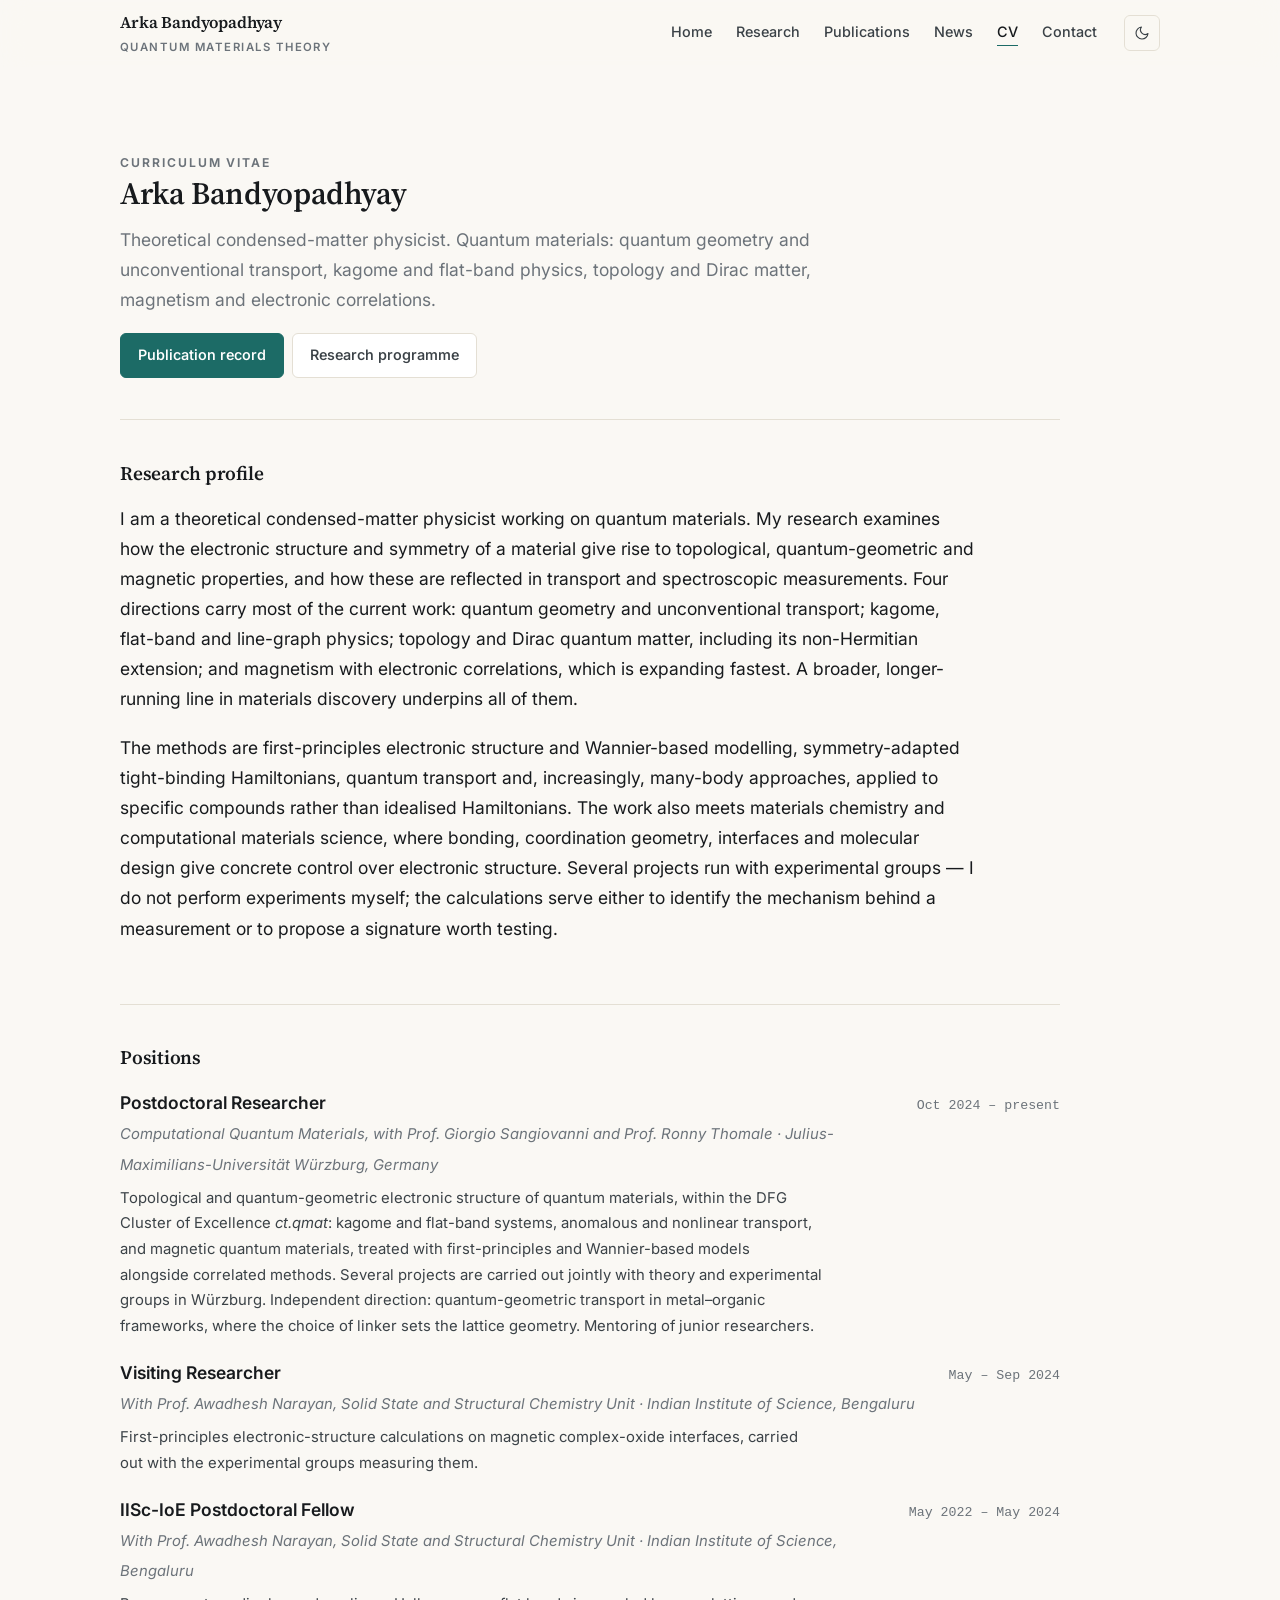
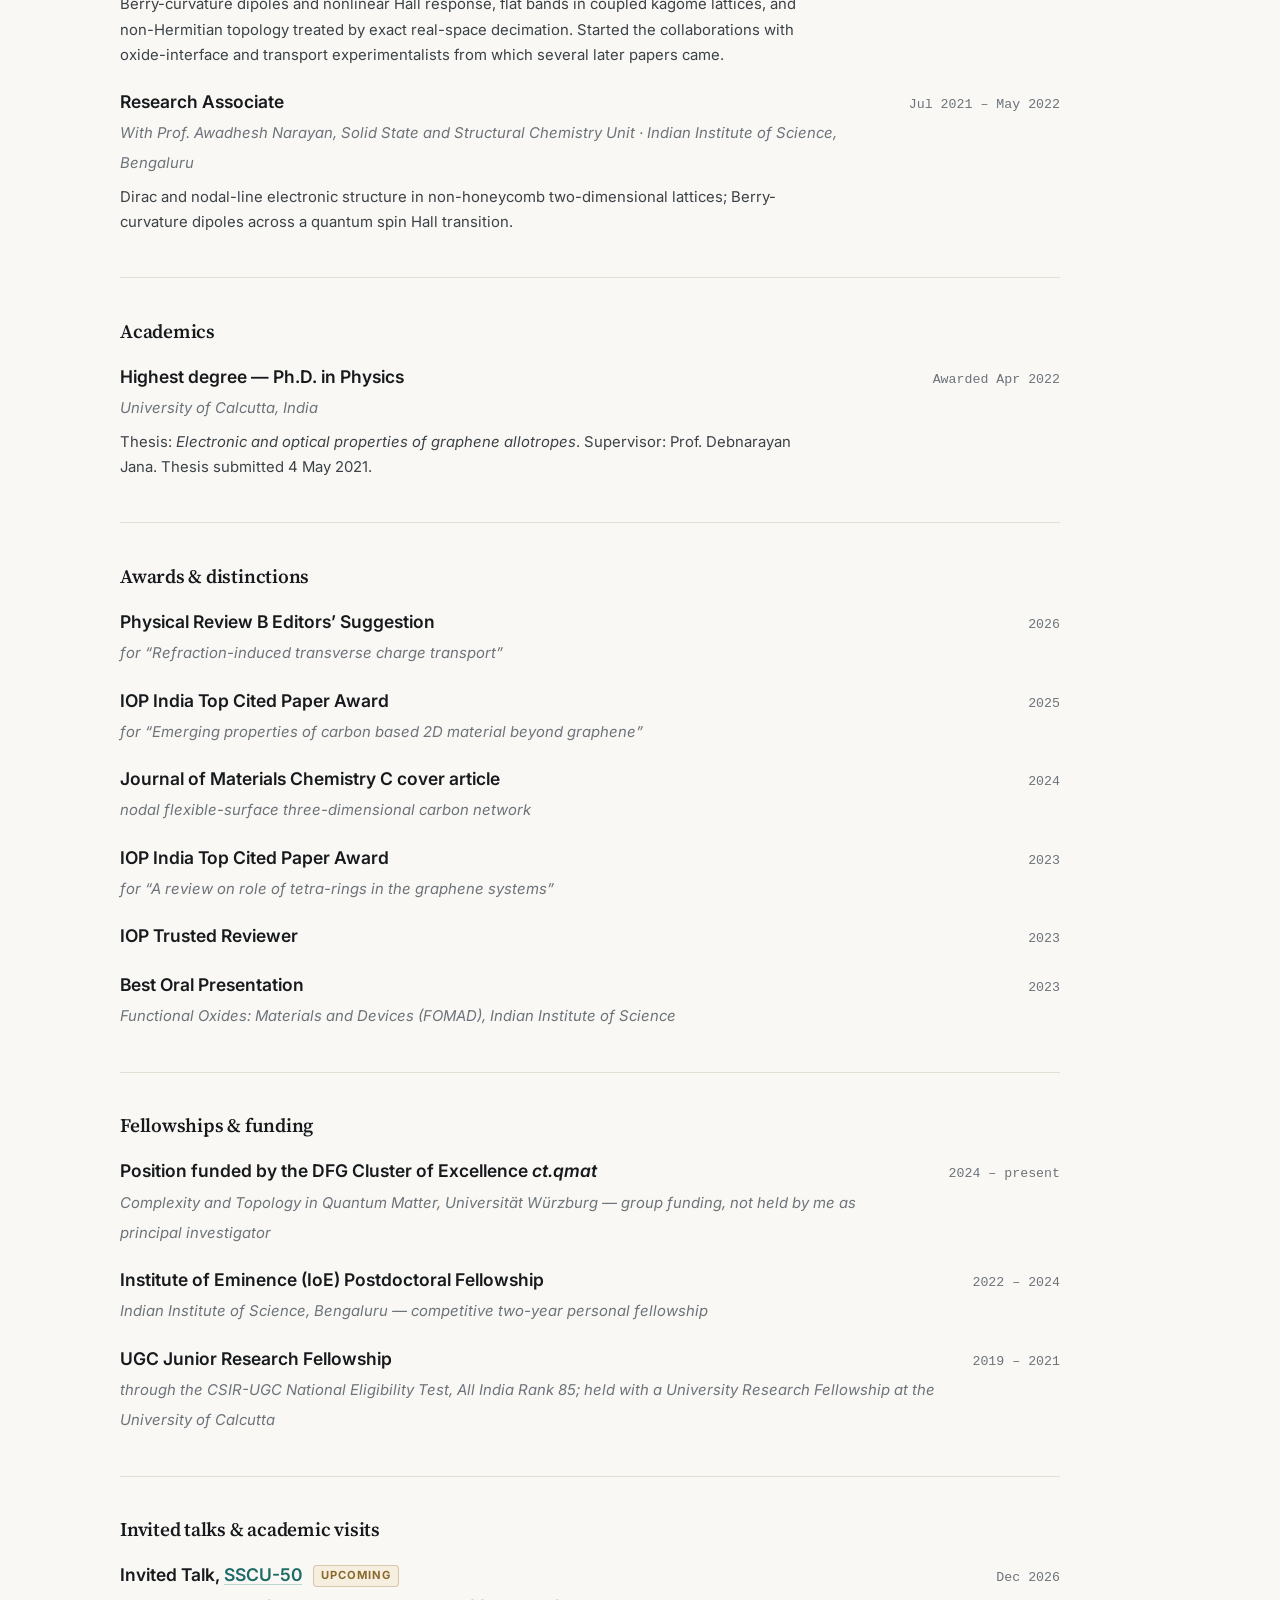
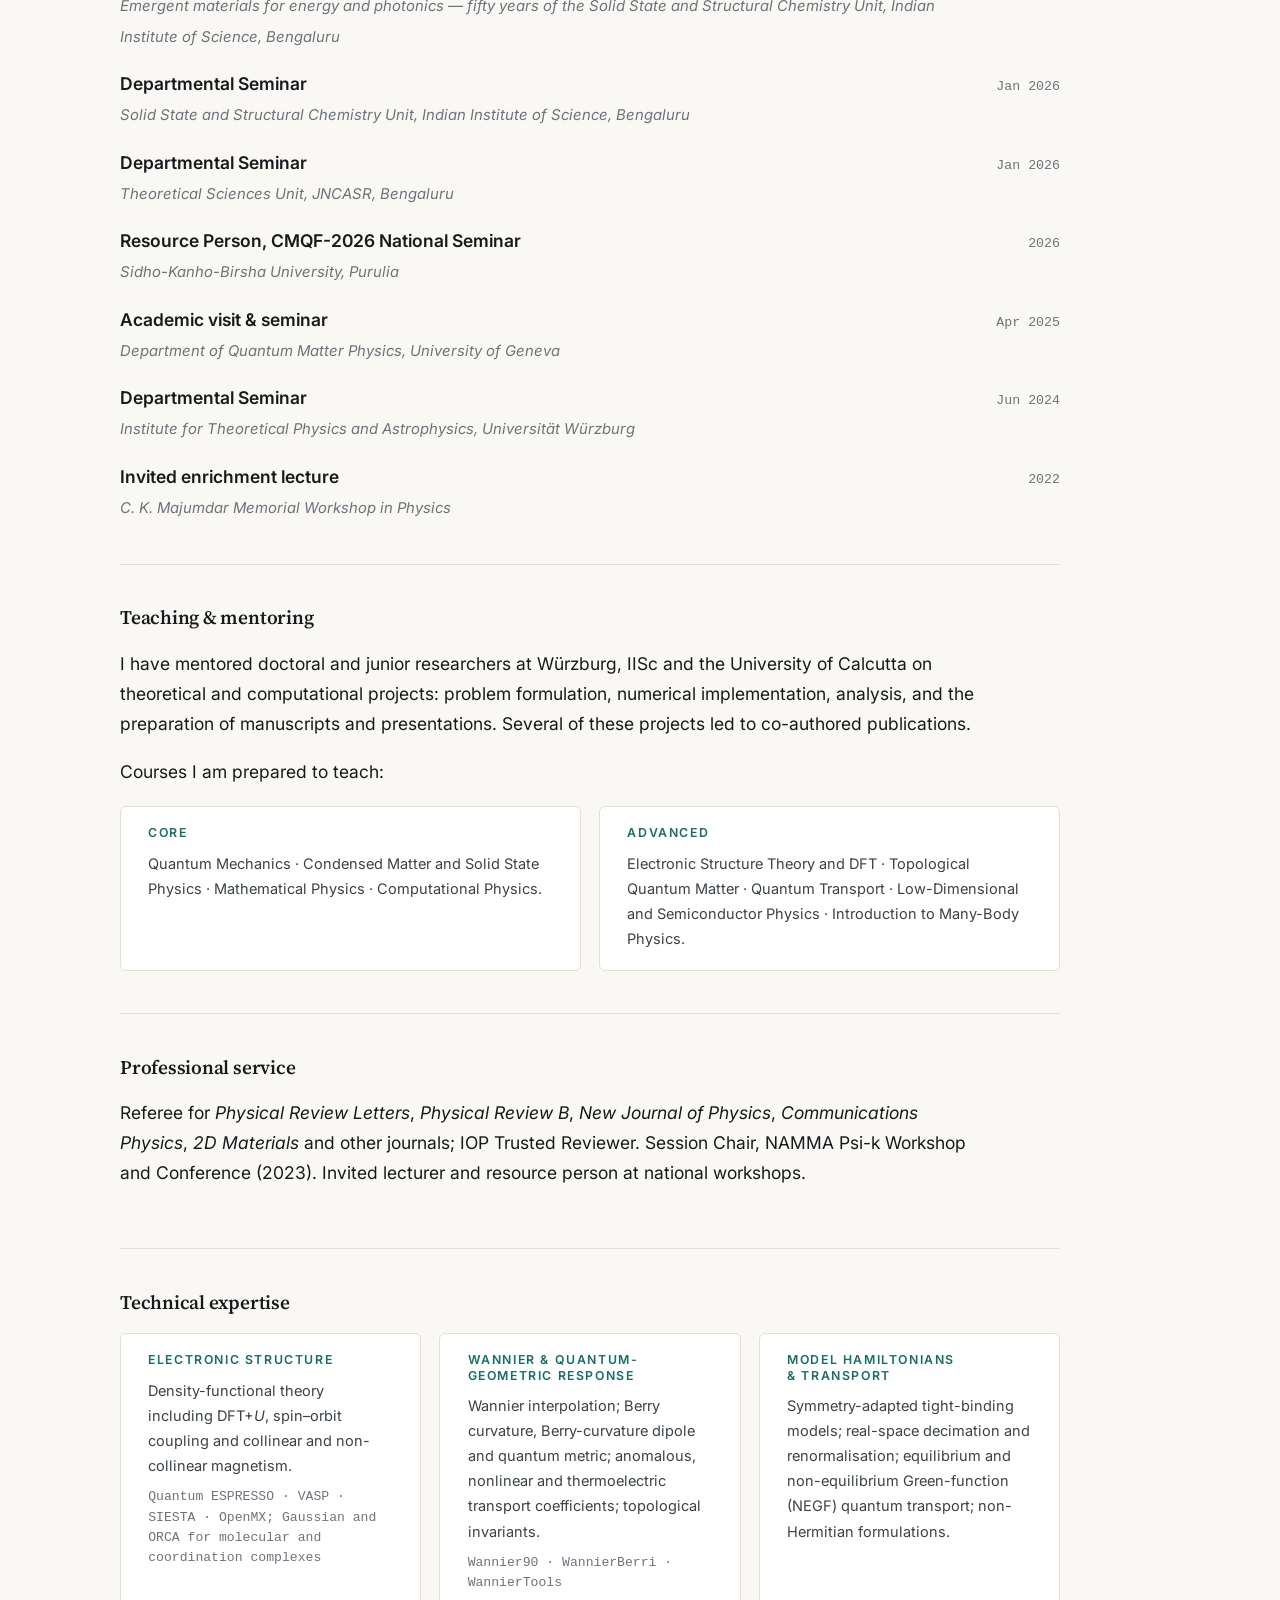
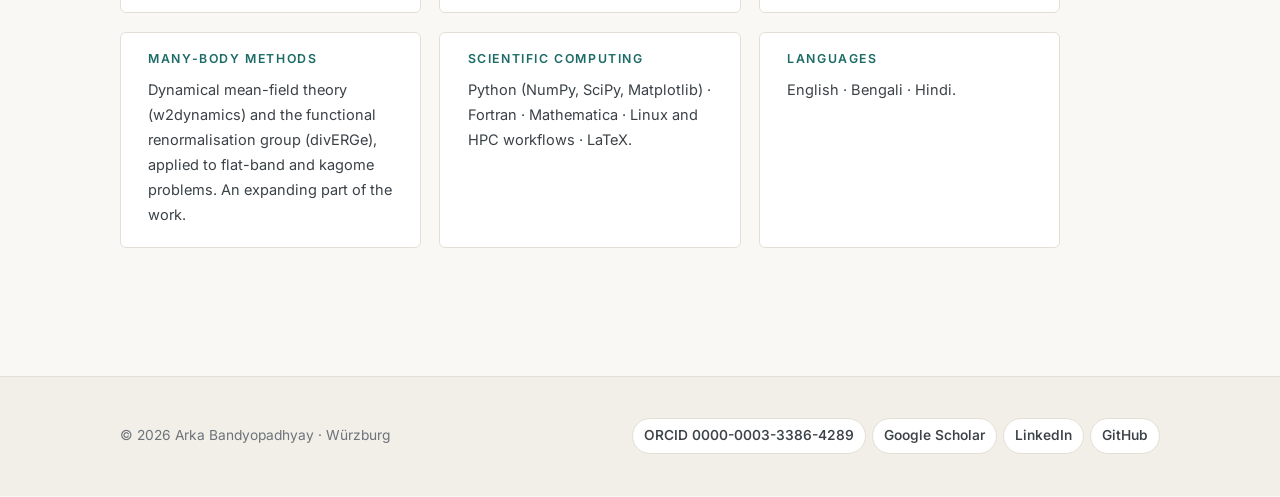
<file: cv.html>
<!DOCTYPE html>
<html lang="en">
<head>
<meta charset="utf-8">
<meta name="viewport" content="width=device-width, initial-scale=1">
<title>CV — Arka Bandyopadhyay</title>
<meta name="description" content="Curriculum vitae of Arka Bandyopadhyay, theoretical condensed-matter physicist working on quantum materials: positions, doctorate, awards, invited talks, teaching and expertise.">
<meta name="author" content="Arka Bandyopadhyay">
<link rel="canonical" href="https://arkbndy.github.io/cv.html">

<meta property="og:type" content="profile">
<meta property="og:site_name" content="Arka Bandyopadhyay">
<meta property="og:title" content="CV — Arka Bandyopadhyay">
<meta property="og:description" content="Curriculum vitae of Arka Bandyopadhyay, theoretical condensed-matter physicist working on quantum materials: positions, doctorate, awards, invited talks, teaching and expertise.">
<meta property="og:url" content="https://arkbndy.github.io/cv.html">
<meta property="og:image" content="https://arkbndy.github.io/assets/img/portrait.jpg">
<meta name="twitter:card" content="summary">

<link rel="preconnect" href="https://fonts.googleapis.com">
<link rel="preconnect" href="https://fonts.gstatic.com" crossorigin>
<link href="https://fonts.googleapis.com/css2?family=Inter:wght@400;500;600;700&family=Source+Serif+4:ital,opsz,wght@0,8..60,400;0,8..60,600;1,8..60,400&display=swap" rel="stylesheet">
<link rel="stylesheet" href="assets/css/style.css">
<link rel="icon" href="assets/img/favicon.svg" type="image/svg+xml">

</head>
<body>
<a class="skip" href="#main">Skip to content</a>

<header class="site-header">
  <div class="wrap nav">
    <a class="brand" href="index.html"><b>Arka Bandyopadhyay</b><span>Quantum Materials Theory</span></a>
    <nav aria-label="Primary">
      <ul class="nav-links" id="nav-links">
        <li><a href="index.html">Home</a></li>
        <li><a href="research.html">Research</a></li>
        <li><a href="publications.html">Publications</a></li>
        <li><a href="news.html">News</a></li>
        <li><a href="cv.html" aria-current="page">CV</a></li>
        <li><a href="index.html#contact">Contact</a></li>
      </ul>
    </nav>
    <button class="icon-btn theme-toggle" type="button" aria-label="Switch colour theme">
      <svg class="icon-moon" viewBox="0 0 24 24" fill="none" stroke="currentColor" stroke-width="1.7" stroke-linecap="round" stroke-linejoin="round" aria-hidden="true"><path d="M21 12.8A9 9 0 1 1 11.2 3a7 7 0 0 0 9.8 9.8z"/></svg>
      <svg class="icon-sun" viewBox="0 0 24 24" fill="none" stroke="currentColor" stroke-width="1.7" stroke-linecap="round" stroke-linejoin="round" aria-hidden="true"><circle cx="12" cy="12" r="4"/><path d="M12 2v2M12 20v2M4.9 4.9l1.4 1.4M17.7 17.7l1.4 1.4M2 12h2M20 12h2M4.9 19.1l1.4-1.4M17.7 6.3l1.4-1.4"/></svg>
    </button>
    <button class="icon-btn nav-toggle" type="button" aria-label="Open menu" aria-expanded="false" aria-controls="nav-links">
      <svg viewBox="0 0 24 24" fill="none" stroke="currentColor" stroke-width="2" stroke-linecap="round" aria-hidden="true"><path d="M3 6h18M3 12h18M3 18h18"/></svg>
    </button>
  </div>
</header>
<main id="main">

<section class="section">
  <div class="wrap">
    <div class="section-head">
      <p class="eyebrow">Curriculum vitae</p>
      <h1>Arka Bandyopadhyay</h1>
      <p>Theoretical condensed-matter physicist. Quantum materials: quantum geometry and unconventional
        transport, kagome and flat-band physics, topology and Dirac matter, magnetism and electronic
        correlations.</p>
      <div class="actions" style="margin-top:var(--s3)">
        <a class="btn btn--primary" href="publications.html">Publication record</a>
        <a class="btn" href="research.html">Research programme</a>
      </div>
    </div>

    <div class="cv-block">
      <h2>Research profile</h2>
      <p>I am a theoretical condensed-matter physicist working on quantum materials. My research examines
        how the electronic structure and symmetry of a material give rise to topological, quantum-geometric
        and magnetic properties, and how these are reflected in transport and spectroscopic measurements.
        Four directions carry most of the current work: quantum geometry and unconventional transport;
        kagome, flat-band and line-graph physics; topology and Dirac quantum matter, including its
        non-Hermitian extension; and magnetism with electronic correlations, which is expanding fastest.
        A broader, longer-running line in materials discovery underpins all of them.</p>
      <p>The methods are first-principles electronic structure and Wannier-based modelling,
        symmetry-adapted tight-binding Hamiltonians, quantum transport and, increasingly, many-body
        approaches, applied to specific compounds rather than idealised Hamiltonians. The work also
        meets materials chemistry and computational materials science, where bonding, coordination geometry,
        interfaces and molecular design give concrete control over electronic structure. Several projects
        run with experimental groups &mdash; I do not perform experiments myself; the calculations serve
        either to identify the mechanism behind a measurement or to propose a signature worth testing.</p>
    </div>

    <div class="cv-block">
      <h2>Positions</h2>
      <div class="cv-entry">
        <div><span class="what">Postdoctoral Researcher</span><br><span class="where">Computational Quantum Materials, with Prof. Giorgio Sangiovanni and Prof. Ronny Thomale &middot; Julius-Maximilians-Universit&auml;t W&uuml;rzburg, Germany</span></div>
        <div class="when">Oct 2024 &ndash; present</div>
        <p class="detail">Topological and quantum-geometric electronic structure of quantum materials,
          within the DFG Cluster of Excellence <em>ct.qmat</em>: kagome
          and flat-band systems, anomalous and nonlinear transport, and magnetic quantum materials, treated
          with first-principles and Wannier-based models alongside correlated methods. Several projects are
          carried out jointly with theory and experimental groups in W&uuml;rzburg. Independent direction:
          quantum-geometric transport in metal&ndash;organic frameworks, where the choice of linker sets the
          lattice geometry. Mentoring of junior researchers.</p>
      </div>
      <div class="cv-entry">
        <div><span class="what">Visiting Researcher</span><br><span class="where">With Prof. Awadhesh Narayan, Solid State and Structural Chemistry Unit &middot; Indian Institute of Science, Bengaluru</span></div>
        <div class="when">May &ndash; Sep 2024</div>
        <p class="detail">First-principles electronic-structure calculations on magnetic complex-oxide
          interfaces, carried out with the experimental groups measuring them.</p>
      </div>
      <div class="cv-entry">
        <div><span class="what">IISc-IoE Postdoctoral Fellow</span><br><span class="where">With Prof. Awadhesh Narayan, Solid State and Structural Chemistry Unit &middot; Indian Institute of Science, Bengaluru</span></div>
        <div class="when">May 2022 &ndash; May 2024</div>
        <p class="detail">Berry-curvature dipoles and nonlinear Hall response, flat bands in coupled kagome
          lattices, and non-Hermitian topology treated by exact real-space decimation. Started the
          collaborations with oxide-interface and transport experimentalists from which several later papers
          came.</p>
      </div>
      <div class="cv-entry">
        <div><span class="what">Research Associate</span><br><span class="where">With Prof. Awadhesh Narayan, Solid State and Structural Chemistry Unit &middot; Indian Institute of Science, Bengaluru</span></div>
        <div class="when">Jul 2021 &ndash; May 2022</div>
        <p class="detail">Dirac and nodal-line electronic structure in non-honeycomb two-dimensional
          lattices; Berry-curvature dipoles across a quantum spin Hall transition.</p>
      </div>
    </div>

    <div class="cv-block">
      <h2>Academics</h2>
      <div class="cv-entry">
        <div><span class="what">Highest degree &mdash; Ph.D. in Physics</span><br><span class="where">University of Calcutta, India</span></div>
        <div class="when">Awarded Apr 2022</div>
        <p class="detail">Thesis: <em>Electronic and optical properties of graphene allotropes</em>.
          Supervisor: Prof. Debnarayan Jana. Thesis submitted 4 May 2021.</p>
      </div>
    </div>

    <div class="cv-block">
      <h2>Awards &amp; distinctions</h2>
      <div class="cv-entry"><div><span class="what">Physical Review B Editors&rsquo; Suggestion</span><br><span class="where">for &ldquo;Refraction-induced transverse charge transport&rdquo;</span></div><div class="when">2026</div></div>
      <div class="cv-entry"><div><span class="what">IOP India Top Cited Paper Award</span><br><span class="where">for &ldquo;Emerging properties of carbon based 2D material beyond graphene&rdquo;</span></div><div class="when">2025</div></div>
      <div class="cv-entry"><div><span class="what">Journal of Materials Chemistry C cover article</span><br><span class="where">nodal flexible-surface three-dimensional carbon network</span></div><div class="when">2024</div></div>
      <div class="cv-entry"><div><span class="what">IOP India Top Cited Paper Award</span><br><span class="where">for &ldquo;A review on role of tetra-rings in the graphene systems&rdquo;</span></div><div class="when">2023</div></div>
      <div class="cv-entry"><div><span class="what">IOP Trusted Reviewer</span></div><div class="when">2023</div></div>
      <div class="cv-entry"><div><span class="what">Best Oral Presentation</span><br><span class="where">Functional Oxides: Materials and Devices (FOMAD), Indian Institute of Science</span></div><div class="when">2023</div></div>
    </div>

    <div class="cv-block">
      <h2>Fellowships &amp; funding</h2>
      <div class="cv-entry">
        <div><span class="what">Position funded by the DFG Cluster of Excellence <em>ct.qmat</em></span><br><span class="where">Complexity and Topology in Quantum Matter, Universit&auml;t W&uuml;rzburg &mdash; group funding, not held by me as principal investigator</span></div>
        <div class="when">2024 &ndash; present</div>
      </div>
      <div class="cv-entry">
        <div><span class="what">Institute of Eminence (IoE) Postdoctoral Fellowship</span><br><span class="where">Indian Institute of Science, Bengaluru &mdash; competitive two-year personal fellowship</span></div>
        <div class="when">2022 &ndash; 2024</div>
      </div>
      <div class="cv-entry">
        <div><span class="what">UGC Junior Research Fellowship</span><br><span class="where">through the CSIR-UGC National Eligibility Test, All India Rank 85; held with a University Research Fellowship at the University of Calcutta</span></div>
        <div class="when">2019 &ndash; 2021</div>
      </div>
    </div>

    <div class="cv-block">
      <h2>Invited talks &amp; academic visits</h2>
      <div class="cv-entry"><div><span class="what">Invited Talk, <a href="https://sscu50.in/" target="_blank" rel="noopener">SSCU-50</a> <span class="flag">upcoming</span></span><br><span class="where">Emergent materials for energy and photonics &mdash; fifty years of the Solid State and Structural Chemistry Unit, Indian Institute of Science, Bengaluru</span></div><div class="when">Dec 2026</div></div>
      <div class="cv-entry"><div><span class="what">Departmental Seminar</span><br><span class="where">Solid State and Structural Chemistry Unit, Indian Institute of Science, Bengaluru</span></div><div class="when">Jan 2026</div></div>
      <div class="cv-entry"><div><span class="what">Departmental Seminar</span><br><span class="where">Theoretical Sciences Unit, JNCASR, Bengaluru</span></div><div class="when">Jan 2026</div></div>
      <div class="cv-entry"><div><span class="what">Resource Person, CMQF-2026 National Seminar</span><br><span class="where">Sidho-Kanho-Birsha University, Purulia</span></div><div class="when">2026</div></div>
      <div class="cv-entry"><div><span class="what">Academic visit &amp; seminar</span><br><span class="where">Department of Quantum Matter Physics, University of Geneva</span></div><div class="when">Apr 2025</div></div>
      <div class="cv-entry"><div><span class="what">Departmental Seminar</span><br><span class="where">Institute for Theoretical Physics and Astrophysics, Universit&auml;t W&uuml;rzburg</span></div><div class="when">Jun 2024</div></div>
      <div class="cv-entry"><div><span class="what">Invited enrichment lecture</span><br><span class="where">C. K. Majumdar Memorial Workshop in Physics</span></div><div class="when">2022</div></div>
    </div>

    <div class="cv-block">
      <h2>Teaching &amp; mentoring</h2>
      <p>I have mentored doctoral and junior researchers at W&uuml;rzburg, IISc and the University of
        Calcutta on theoretical and computational projects: problem formulation, numerical implementation,
        analysis, and the preparation of manuscripts and presentations. Several of these
        projects led to co-authored publications.</p>
      <p class="detail" style="margin-top:var(--s2)">Courses I am prepared to teach:</p>
      <div class="tool-grid" style="margin-top:var(--s2)">
        <div class="tool-card"><h3>Core</h3><p>Quantum Mechanics &middot; Condensed Matter and Solid State Physics &middot; Mathematical Physics &middot; Computational Physics.</p></div>
        <div class="tool-card"><h3>Advanced</h3><p>Electronic Structure Theory and DFT &middot; Topological Quantum Matter &middot; Quantum Transport &middot; Low-Dimensional and Semiconductor Physics &middot; Introduction to Many-Body Physics.</p></div>
      </div>
    </div>

    <div class="cv-block">
      <h2>Professional service</h2>
      <p>Referee for <em>Physical Review Letters</em>, <em>Physical Review B</em>, <em>New Journal of
        Physics</em>, <em>Communications Physics</em>, <em>2D Materials</em> and other journals; IOP
        Trusted Reviewer. Session Chair, NAMMA Psi-k Workshop and Conference (2023). Invited lecturer and
        resource person at national workshops.</p>
    </div>

    <div class="cv-block">
      <h2>Technical expertise</h2>
      <div class="tool-grid">
        <div class="tool-card"><h3>Electronic structure</h3><p>Density-functional theory including DFT+<em>U</em>, spin&ndash;orbit coupling and collinear and non-collinear magnetism.<br><span class="codes">Quantum ESPRESSO &middot; VASP &middot; SIESTA &middot; OpenMX; Gaussian and ORCA for molecular and coordination complexes</span></p></div>
        <div class="tool-card"><h3>Wannier &amp; quantum-geometric response</h3><p>Wannier interpolation; Berry curvature, Berry-curvature dipole and quantum metric; anomalous, nonlinear and thermoelectric transport coefficients; topological invariants.<br><span class="codes">Wannier90 &middot; WannierBerri &middot; WannierTools</span></p></div>
        <div class="tool-card"><h3>Model Hamiltonians &amp; transport</h3><p>Symmetry-adapted tight-binding models; real-space decimation and renormalisation; equilibrium and non-equilibrium Green-function (NEGF) quantum transport; non-Hermitian formulations.</p></div>
        <div class="tool-card"><h3>Many-body methods</h3><p>Dynamical mean-field theory (w2dynamics) and the functional renormalisation group (divERGe), applied to flat-band and kagome problems. An expanding part of the work.</p></div>
        <div class="tool-card"><h3>Scientific computing</h3><p>Python (NumPy, SciPy, Matplotlib) &middot; Fortran &middot; Mathematica &middot; Linux and HPC workflows &middot; LaTeX.</p></div>
        <div class="tool-card"><h3>Languages</h3><p>English &middot; Bengali &middot; Hindi.</p></div>
      </div>
    </div>
  </div>
</section>

</main>

<footer class="site-footer">
  <div class="wrap footer-inner">
    <p>&copy; <span id="year">2026</span> Arka Bandyopadhyay &middot; W&uuml;rzburg</p>
    <div class="idlinks">
      <a href="https://orcid.org/0000-0003-3386-4289" target="_blank" rel="noopener">ORCID 0000-0003-3386-4289</a>
      <a href="https://scholar.google.com/citations?user=EcM27vQAAAAJ" target="_blank" rel="noopener">Google Scholar</a>
      <a href="https://www.linkedin.com/in/arka-bandyopadhyay-315293381/" target="_blank" rel="noopener">LinkedIn</a>
      <a href="https://github.com/arkbndy" target="_blank" rel="noopener">GitHub</a>
    </div>
  </div>
</footer>
<script src="assets/js/site.js"></script>
</body>
</html>
</file>
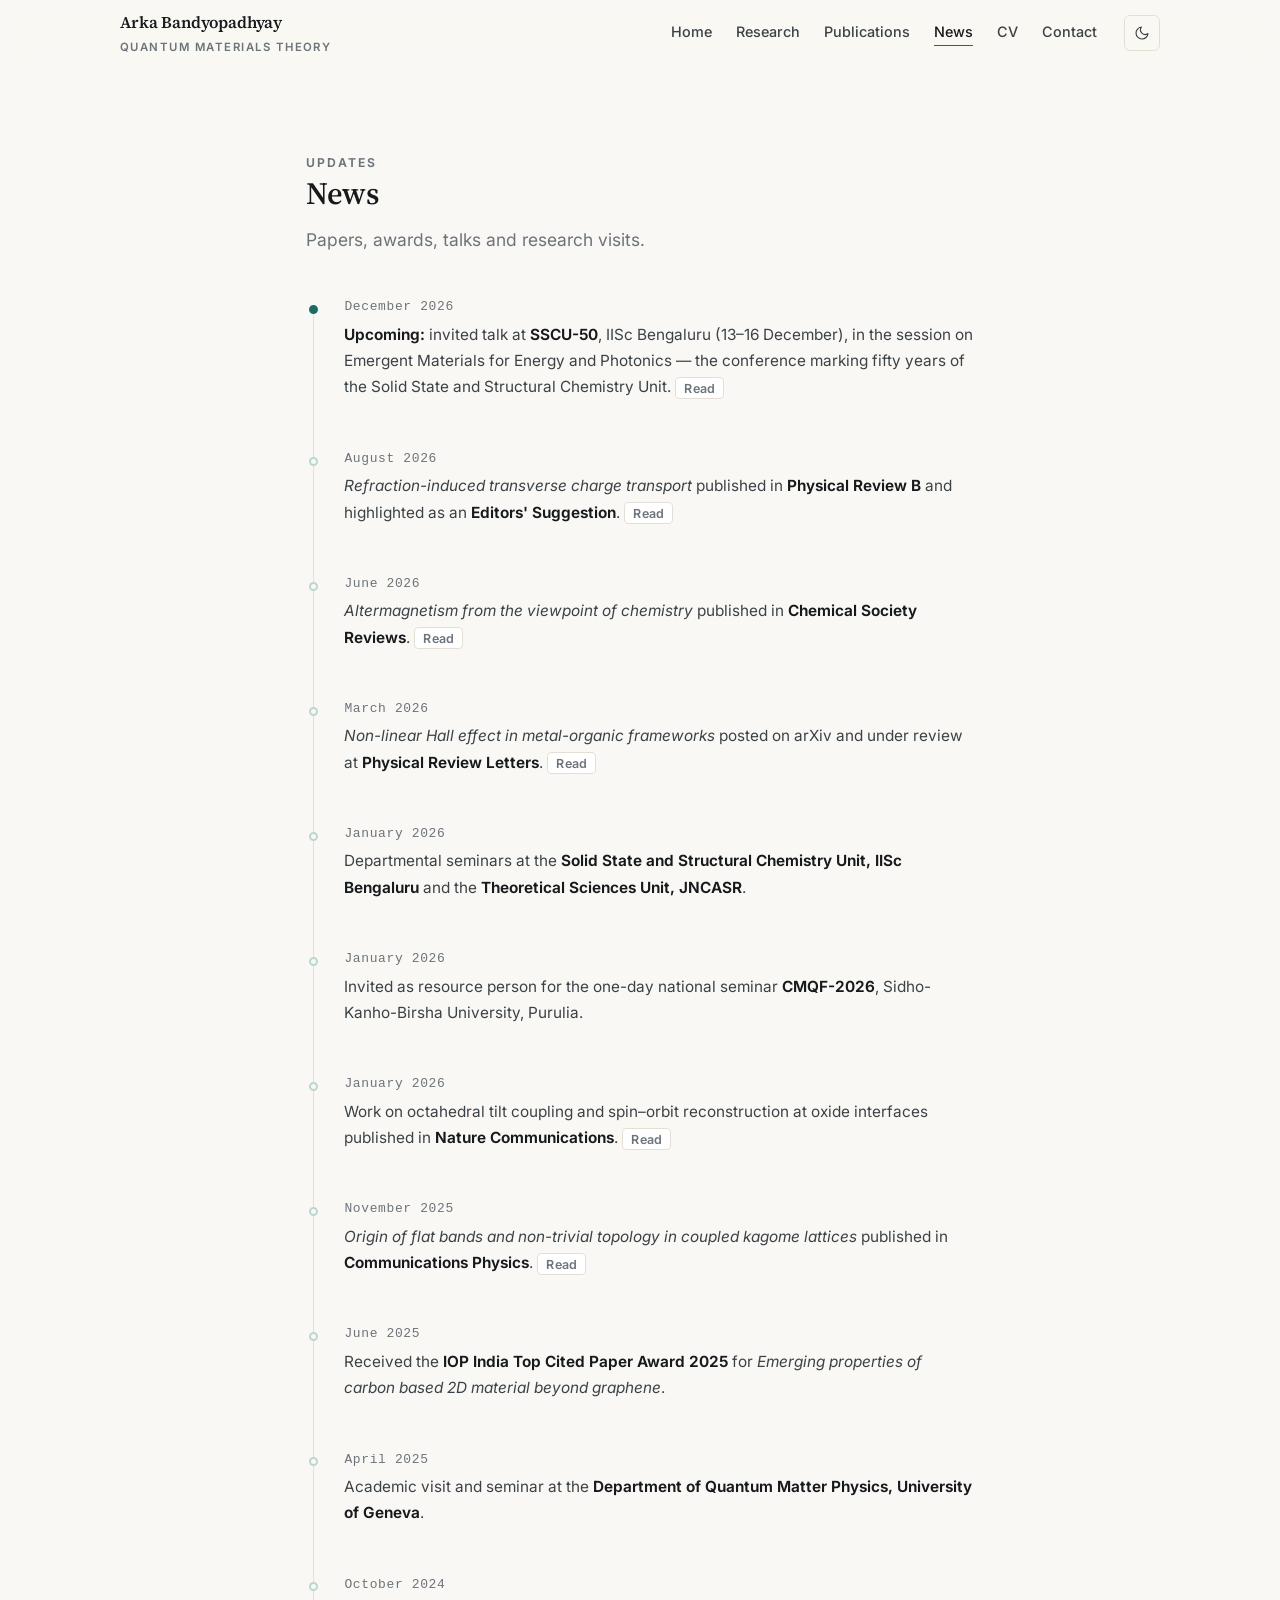
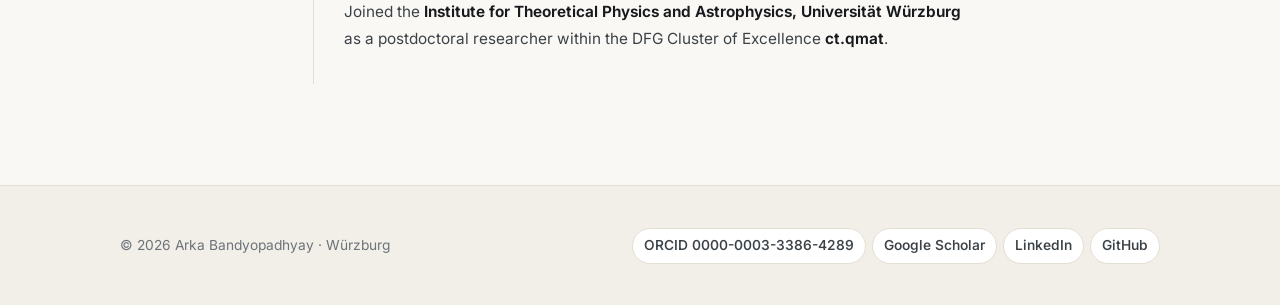
<file: news.html>
<!DOCTYPE html>
<html lang="en">
<head>
<meta charset="utf-8">
<meta name="viewport" content="width=device-width, initial-scale=1">
<title>News — Arka Bandyopadhyay</title>
<meta name="description" content="Recent papers, awards, invited talks and research visits.">
<meta name="author" content="Arka Bandyopadhyay">
<link rel="canonical" href="https://arkbndy.github.io/news.html">

<meta property="og:type" content="profile">
<meta property="og:site_name" content="Arka Bandyopadhyay">
<meta property="og:title" content="News — Arka Bandyopadhyay">
<meta property="og:description" content="Recent papers, awards, invited talks and research visits.">
<meta property="og:url" content="https://arkbndy.github.io/news.html">
<meta property="og:image" content="https://arkbndy.github.io/assets/img/portrait.jpg">
<meta name="twitter:card" content="summary">

<link rel="preconnect" href="https://fonts.googleapis.com">
<link rel="preconnect" href="https://fonts.gstatic.com" crossorigin>
<link href="https://fonts.googleapis.com/css2?family=Inter:wght@400;500;600;700&family=Source+Serif+4:ital,opsz,wght@0,8..60,400;0,8..60,600;1,8..60,400&display=swap" rel="stylesheet">
<link rel="stylesheet" href="assets/css/style.css">
<link rel="icon" href="assets/img/favicon.svg" type="image/svg+xml">

</head>
<body>
<a class="skip" href="#main">Skip to content</a>

<header class="site-header">
  <div class="wrap nav">
    <a class="brand" href="index.html"><b>Arka Bandyopadhyay</b><span>Quantum Materials Theory</span></a>
    <nav aria-label="Primary">
      <ul class="nav-links" id="nav-links">
        <li><a href="index.html">Home</a></li>
        <li><a href="research.html">Research</a></li>
        <li><a href="publications.html">Publications</a></li>
        <li><a href="news.html" aria-current="page">News</a></li>
        <li><a href="cv.html">CV</a></li>
        <li><a href="index.html#contact">Contact</a></li>
      </ul>
    </nav>
    <button class="icon-btn theme-toggle" type="button" aria-label="Switch colour theme">
      <svg class="icon-moon" viewBox="0 0 24 24" fill="none" stroke="currentColor" stroke-width="1.7" stroke-linecap="round" stroke-linejoin="round" aria-hidden="true"><path d="M21 12.8A9 9 0 1 1 11.2 3a7 7 0 0 0 9.8 9.8z"/></svg>
      <svg class="icon-sun" viewBox="0 0 24 24" fill="none" stroke="currentColor" stroke-width="1.7" stroke-linecap="round" stroke-linejoin="round" aria-hidden="true"><circle cx="12" cy="12" r="4"/><path d="M12 2v2M12 20v2M4.9 4.9l1.4 1.4M17.7 17.7l1.4 1.4M2 12h2M20 12h2M4.9 19.1l1.4-1.4M17.7 6.3l1.4-1.4"/></svg>
    </button>
    <button class="icon-btn nav-toggle" type="button" aria-label="Open menu" aria-expanded="false" aria-controls="nav-links">
      <svg viewBox="0 0 24 24" fill="none" stroke="currentColor" stroke-width="2" stroke-linecap="round" aria-hidden="true"><path d="M3 6h18M3 12h18M3 18h18"/></svg>
    </button>
  </div>
</header>
<main id="main">

<section class="section">
  <div class="wrap prose">
    <div class="section-head">
      <p class="eyebrow">Updates</p>
      <h1>News</h1>
      <p>Papers, awards, talks and research visits.</p>
    </div>
    <ul class="timeline" data-news="0"></ul>
    <noscript>
      <p class="nojs">The news feed is generated from a data file, which needs JavaScript. Recent papers
        and talks are listed on <a href="https://orcid.org/0000-0003-3386-4289" rel="noopener">ORCID</a>.</p>
    </noscript>

  </div>
</section>

</main>

<footer class="site-footer">
  <div class="wrap footer-inner">
    <p>&copy; <span id="year">2026</span> Arka Bandyopadhyay &middot; W&uuml;rzburg</p>
    <div class="idlinks">
      <a href="https://orcid.org/0000-0003-3386-4289" target="_blank" rel="noopener">ORCID 0000-0003-3386-4289</a>
      <a href="https://scholar.google.com/citations?user=EcM27vQAAAAJ" target="_blank" rel="noopener">Google Scholar</a>
      <a href="https://www.linkedin.com/in/arka-bandyopadhyay-315293381/" target="_blank" rel="noopener">LinkedIn</a>
      <a href="https://github.com/arkbndy" target="_blank" rel="noopener">GitHub</a>
    </div>
  </div>
</footer>
<script src="assets/js/site.js"></script>
</body>
</html>
</file>
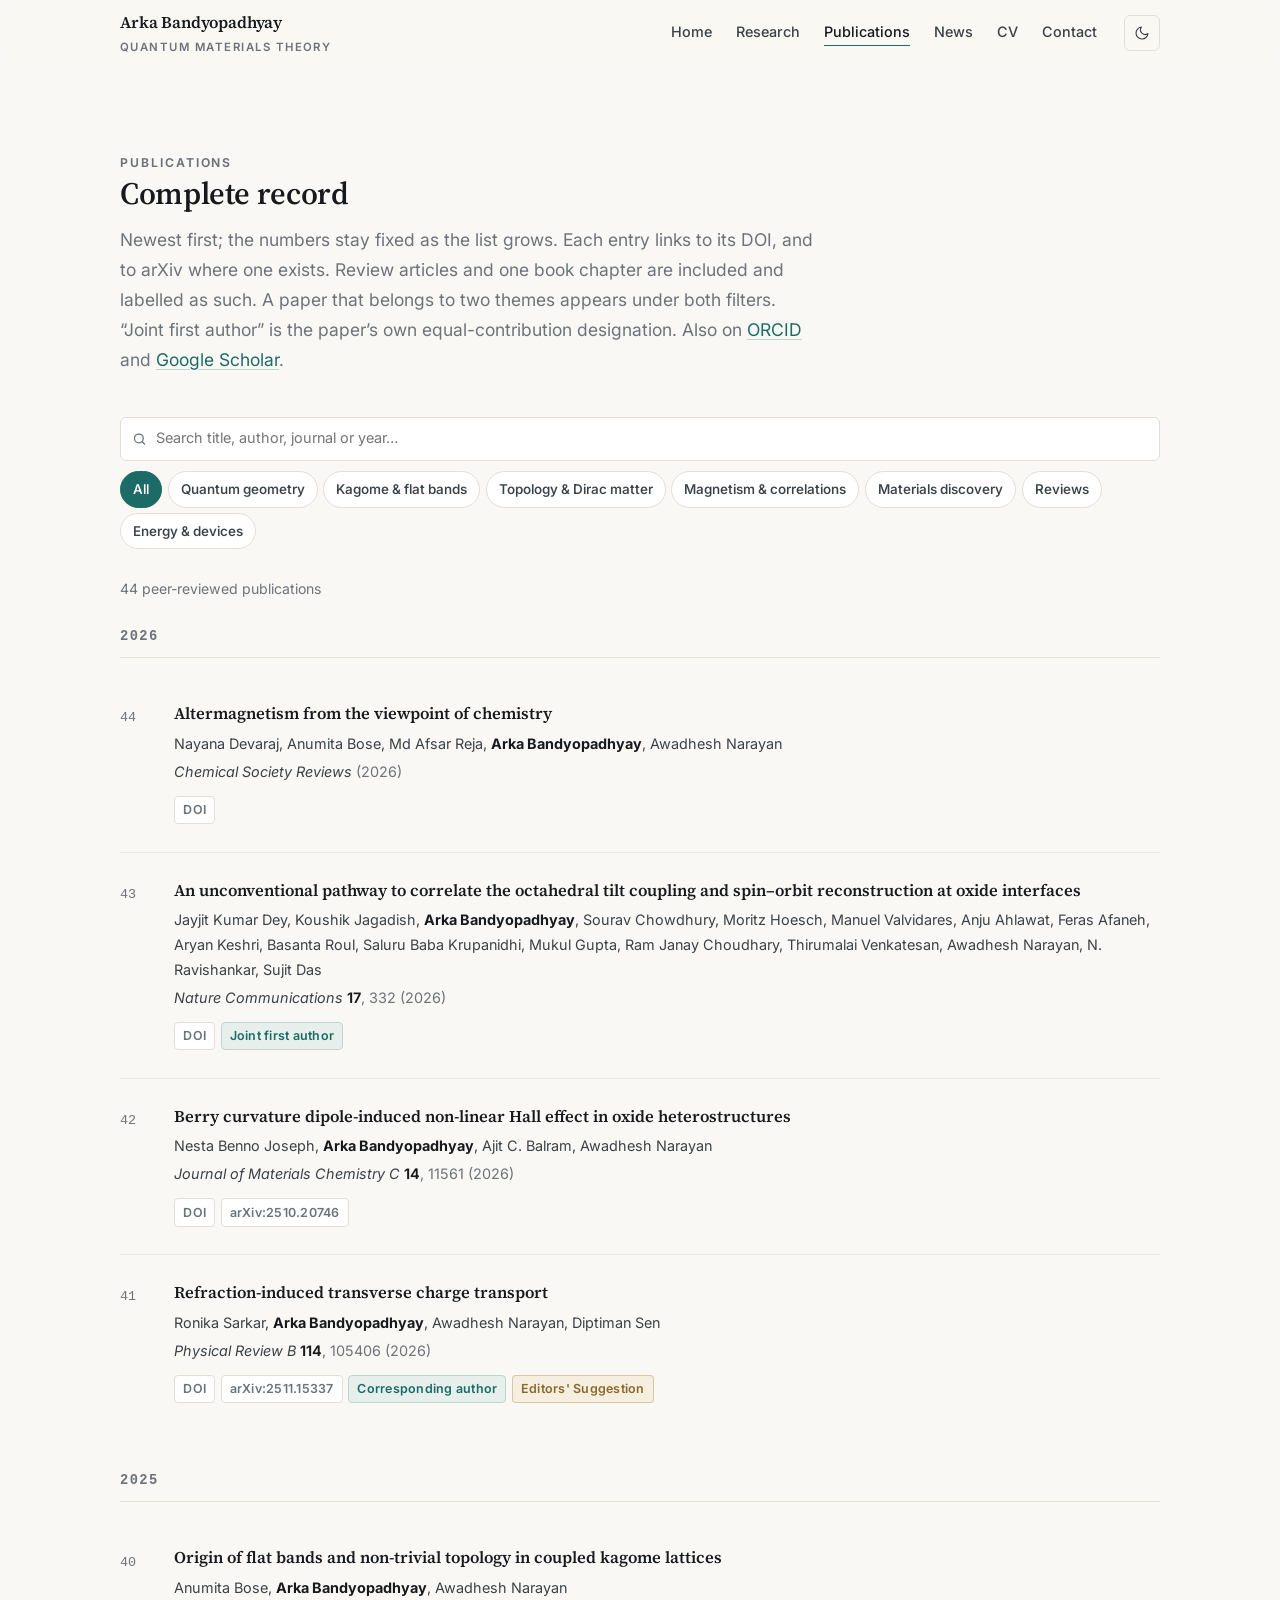
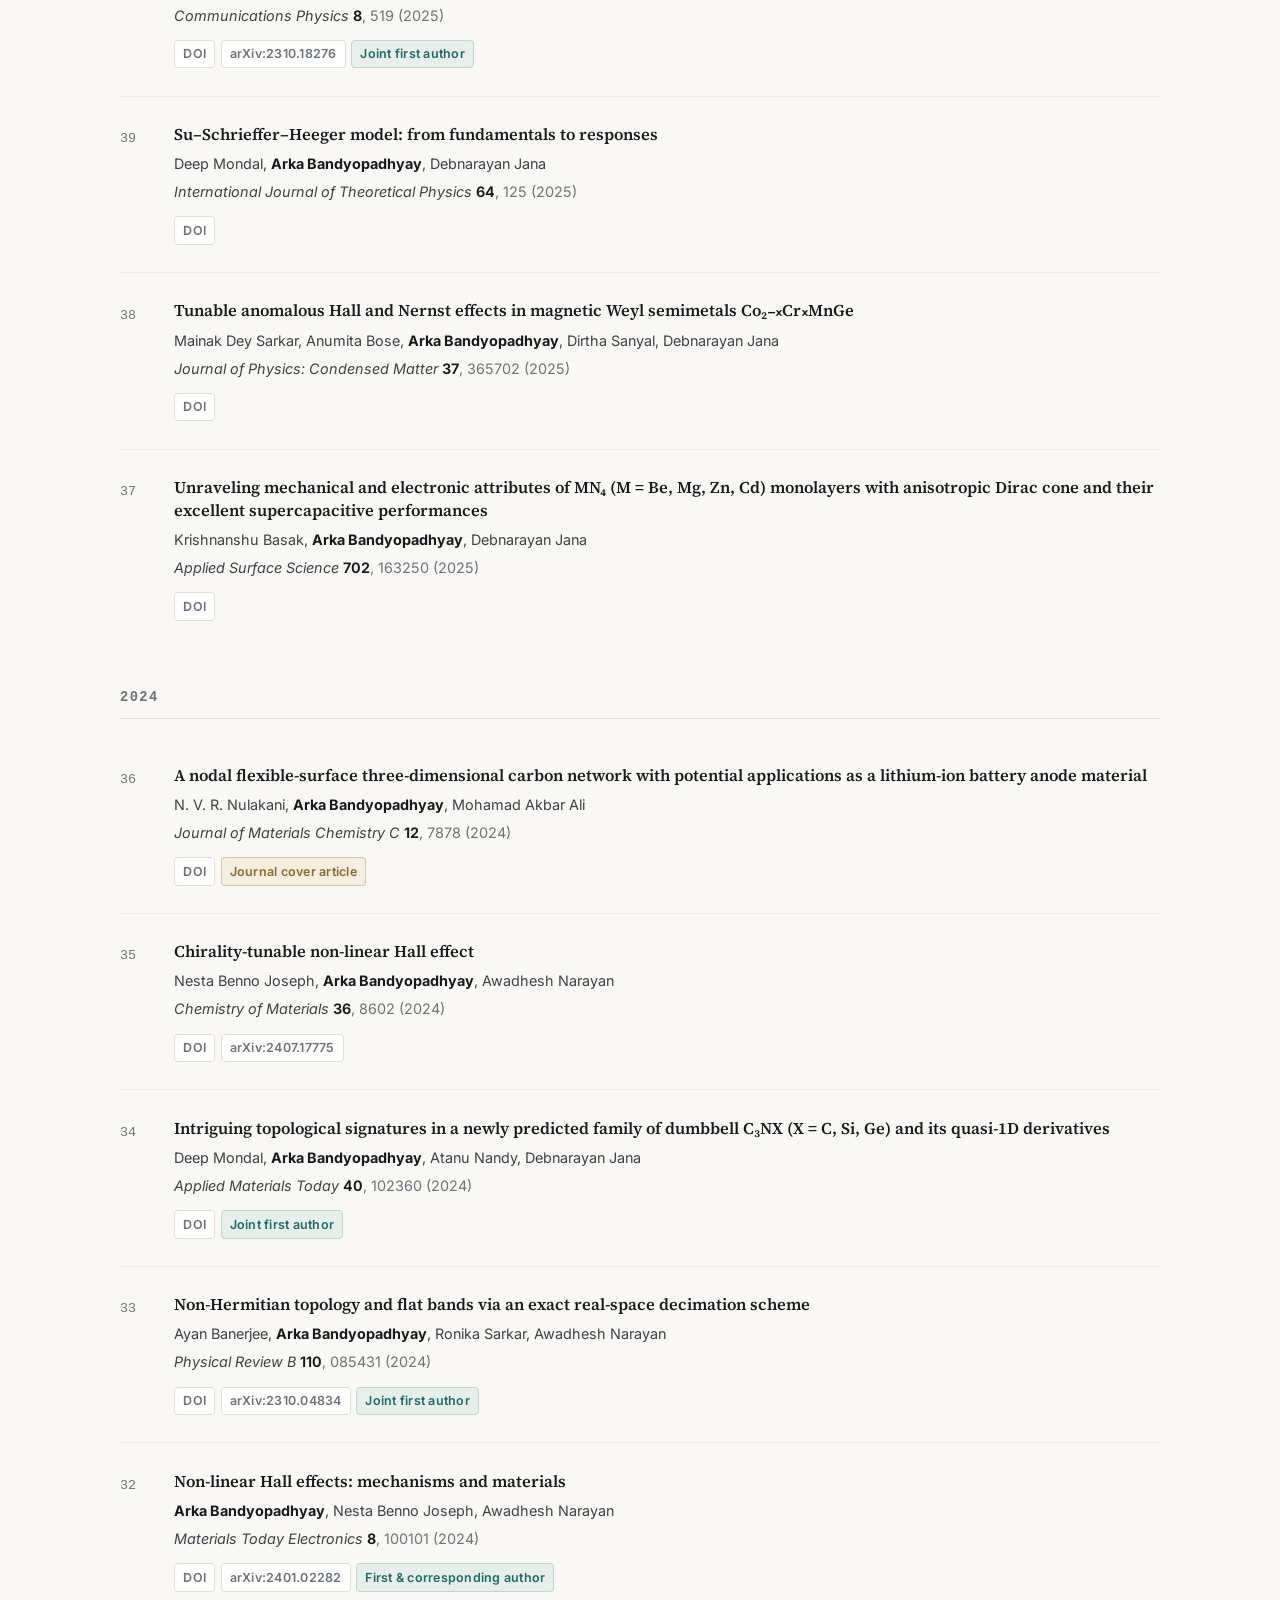
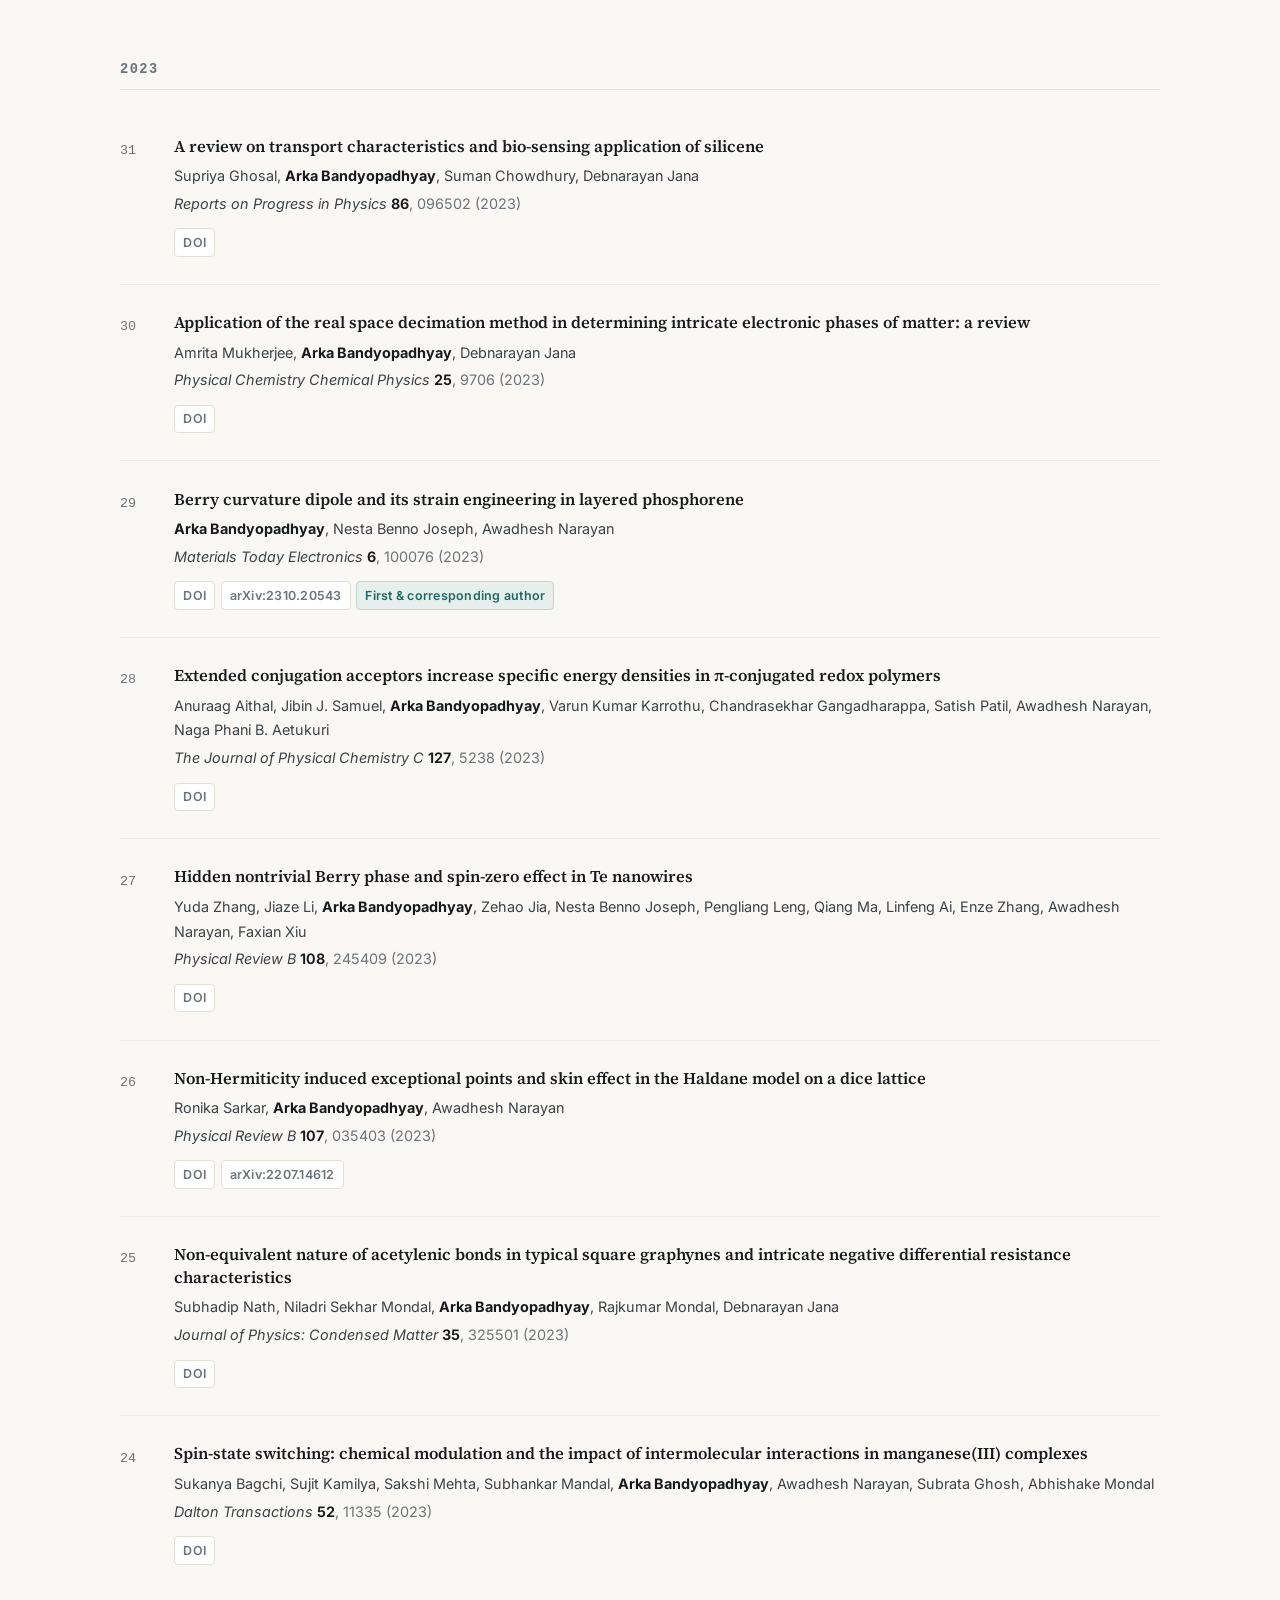
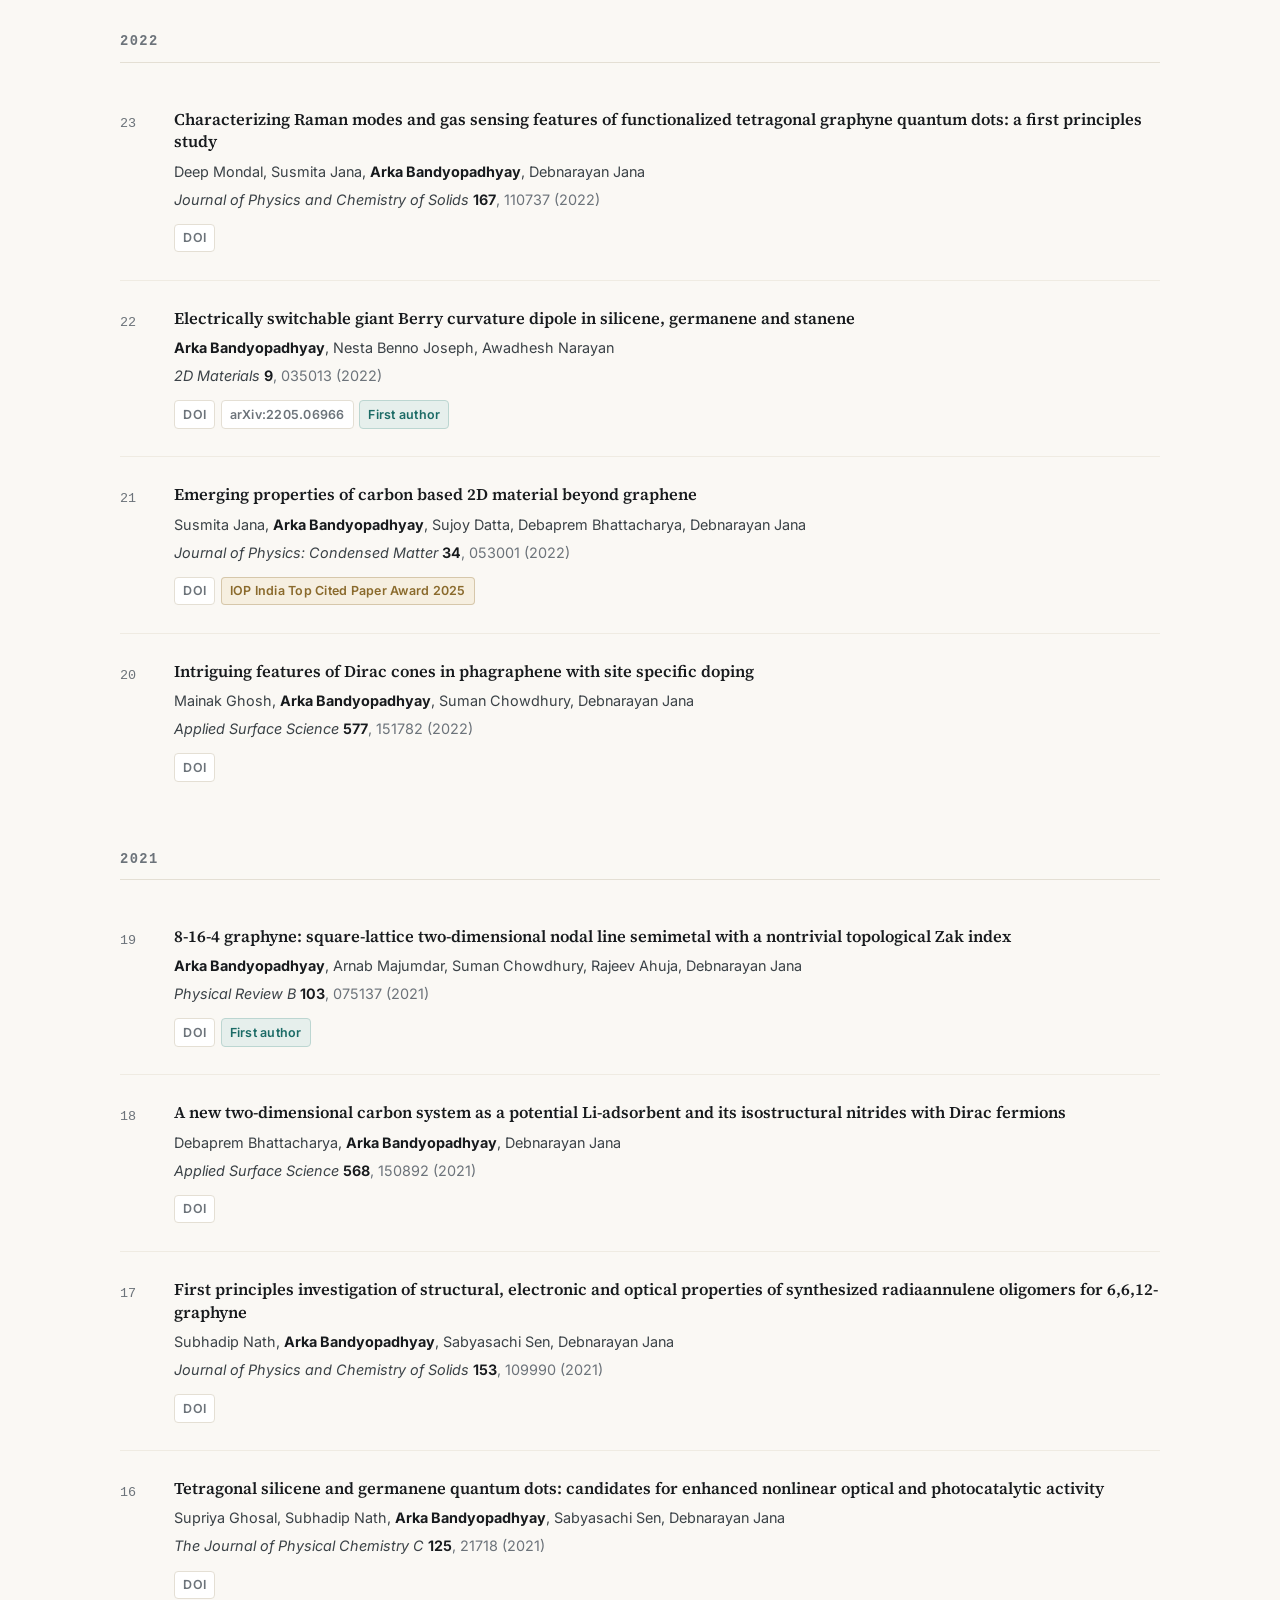
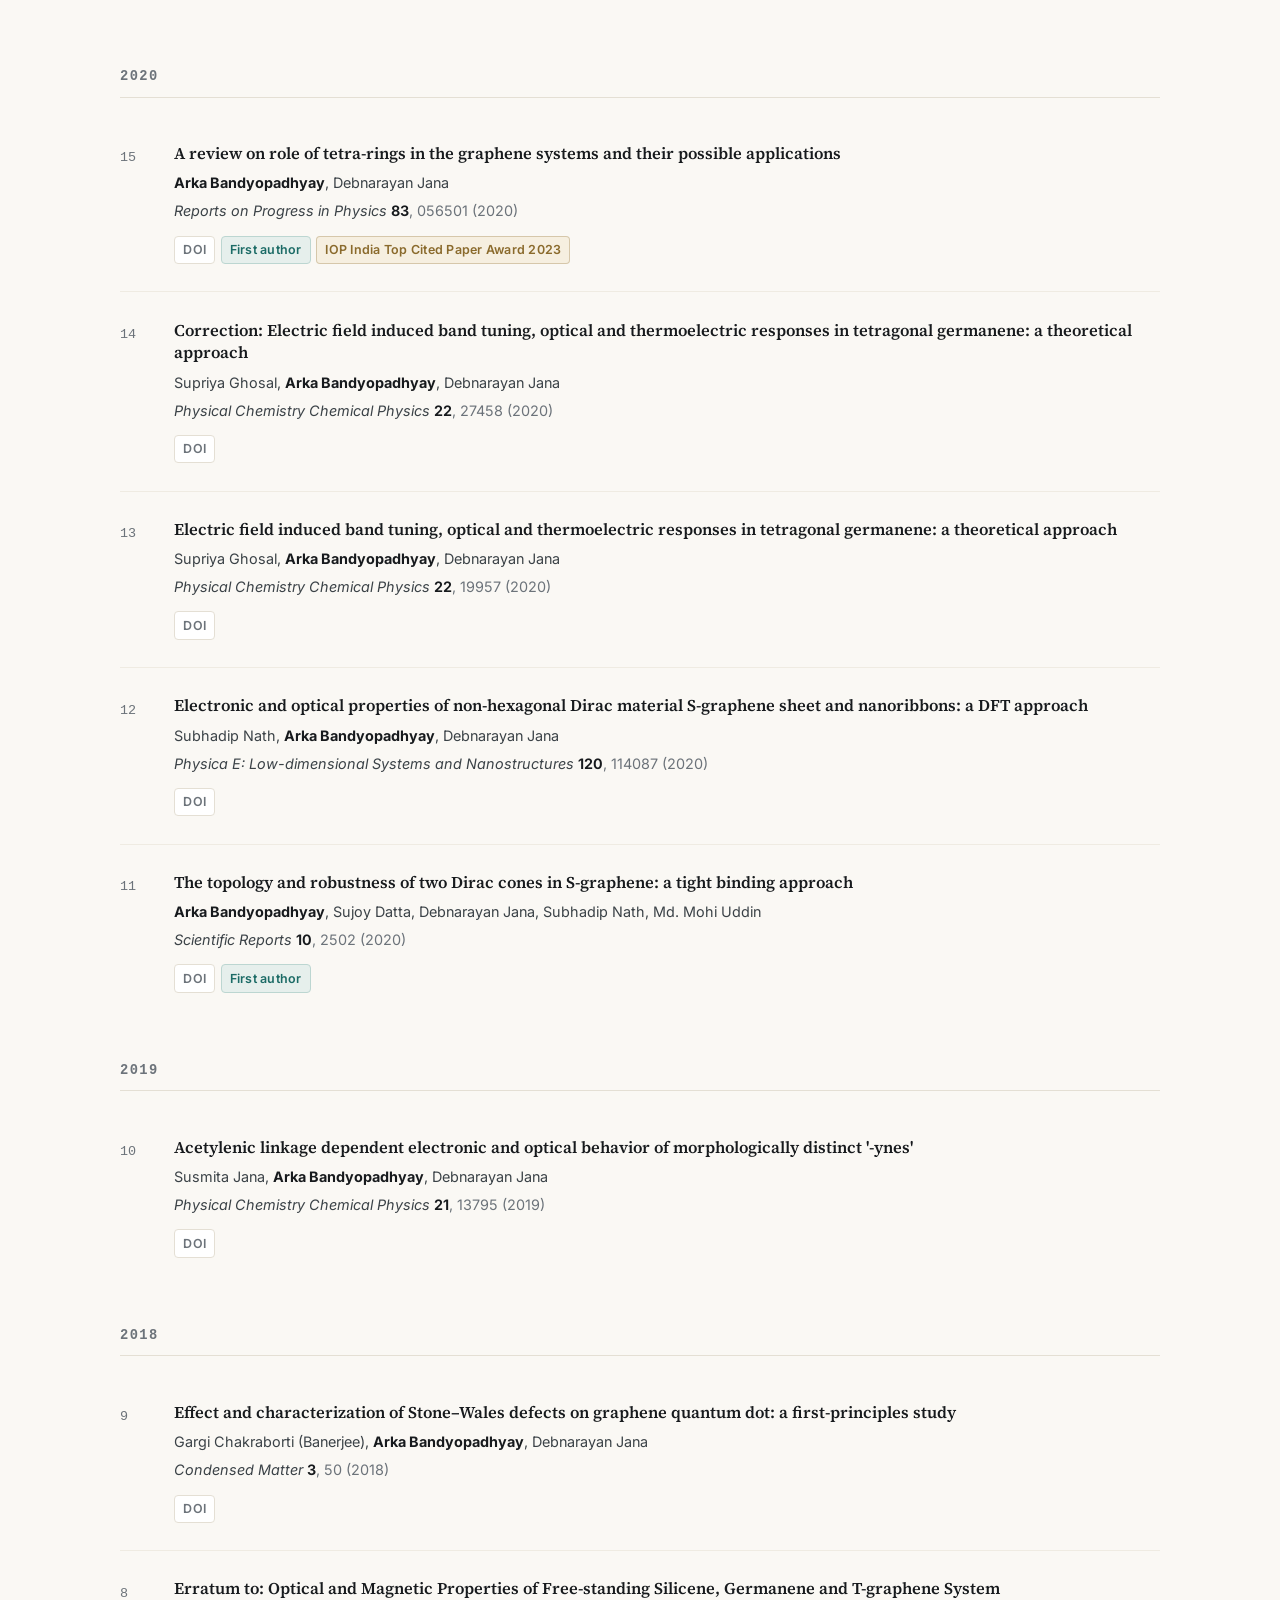
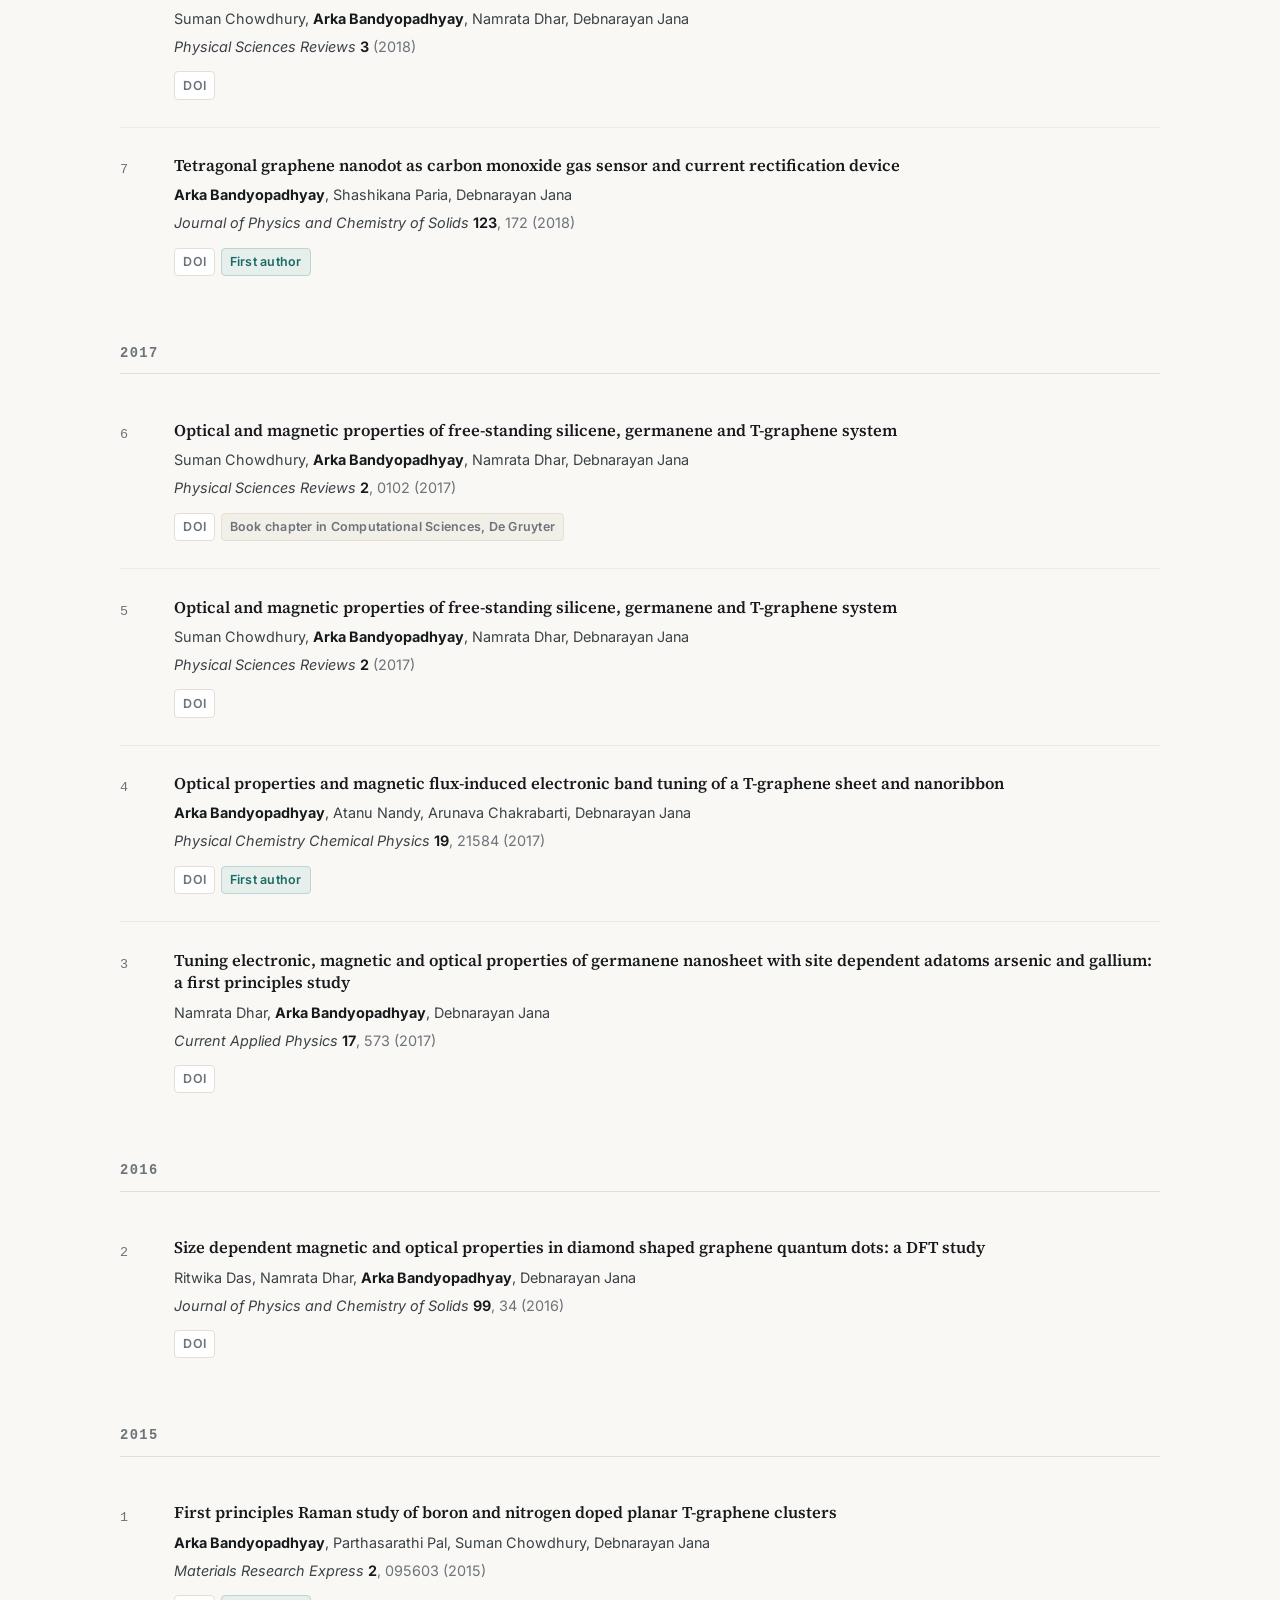
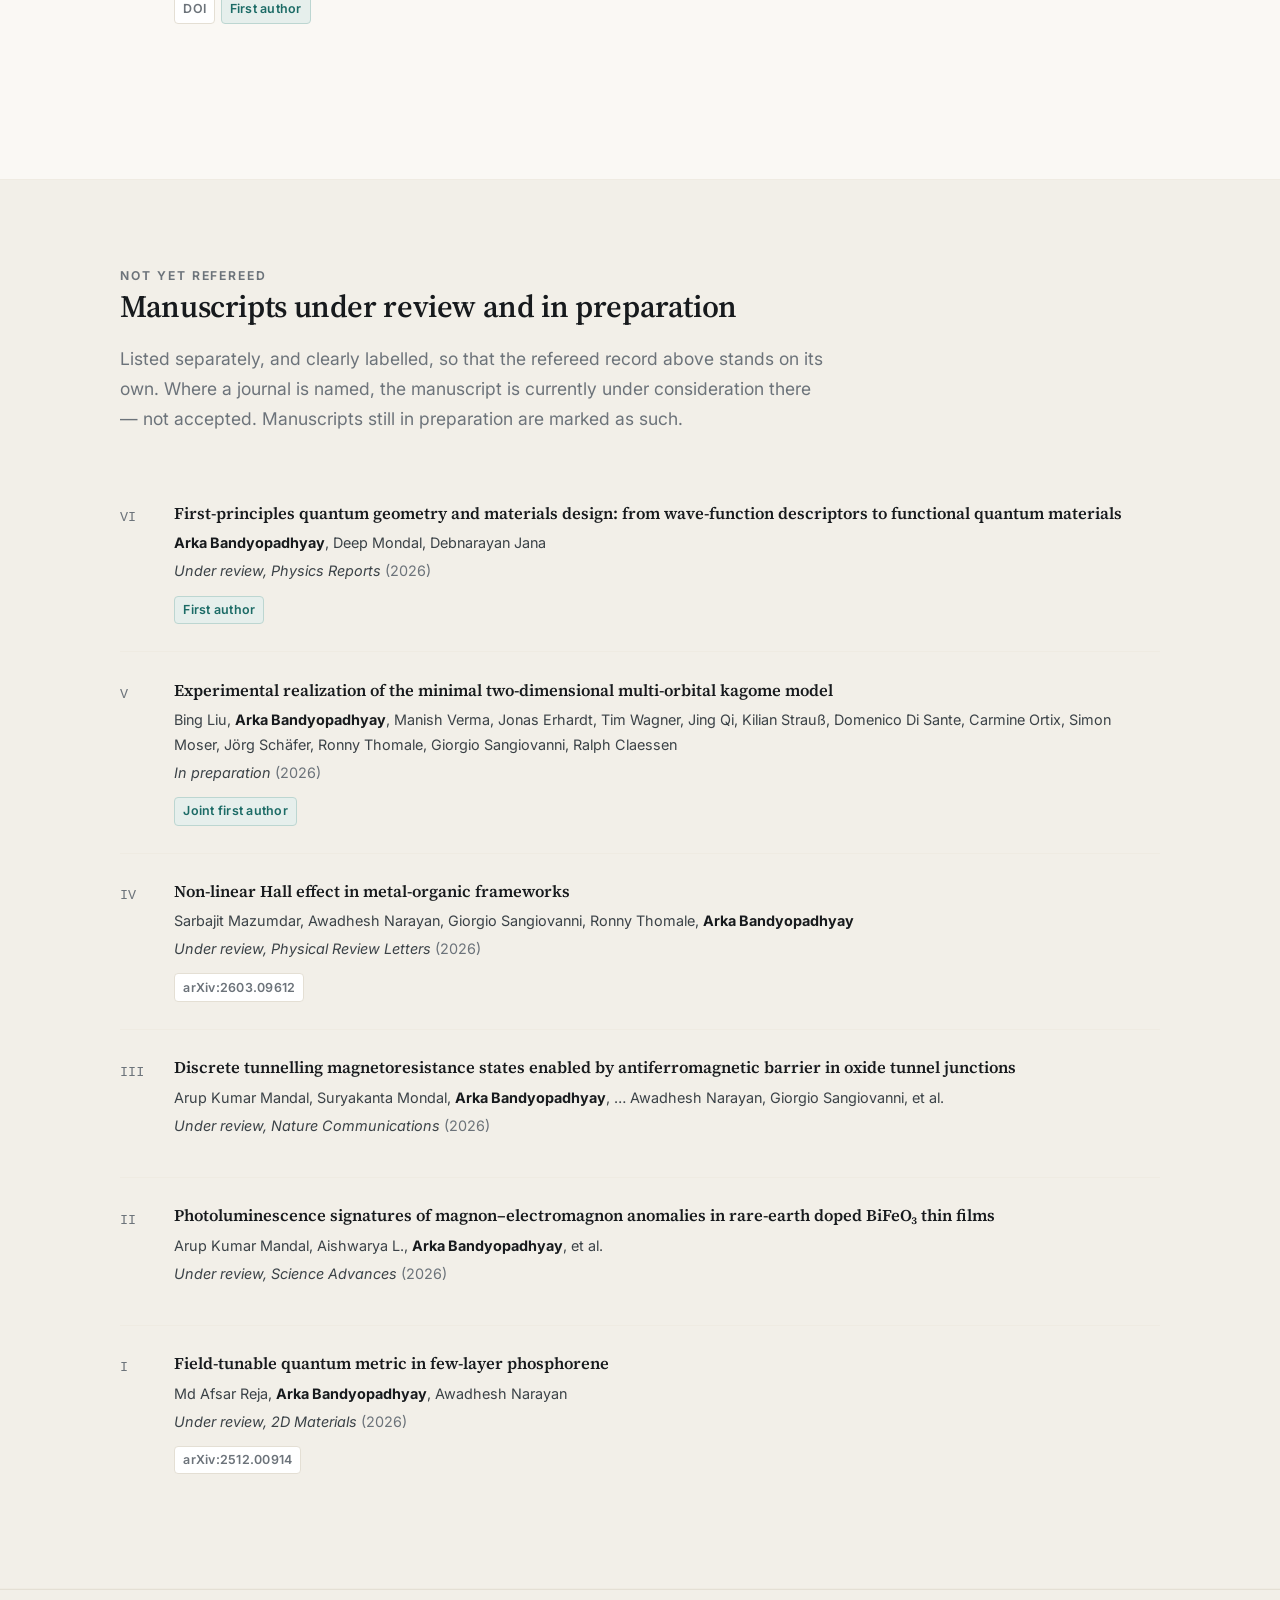
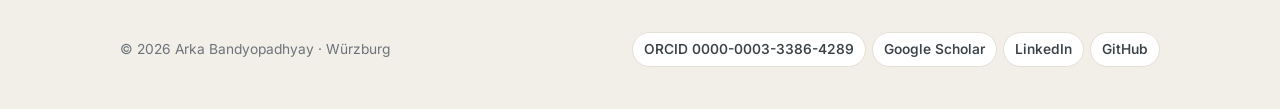
<file: publications.html>
<!DOCTYPE html>
<html lang="en">
<head>
<meta charset="utf-8">
<meta name="viewport" content="width=device-width, initial-scale=1">
<title>Publications — Arka Bandyopadhyay</title>
<meta name="description" content="Complete publication record of Arka Bandyopadhyay: peer-reviewed papers with DOI and arXiv links, filterable by research theme, plus manuscripts under review and in preparation.">
<meta name="author" content="Arka Bandyopadhyay">
<link rel="canonical" href="https://arkbndy.github.io/publications.html">

<meta property="og:type" content="profile">
<meta property="og:site_name" content="Arka Bandyopadhyay">
<meta property="og:title" content="Publications — Arka Bandyopadhyay">
<meta property="og:description" content="Complete publication record of Arka Bandyopadhyay: peer-reviewed papers with DOI and arXiv links, filterable by research theme, plus manuscripts under review and in preparation.">
<meta property="og:url" content="https://arkbndy.github.io/publications.html">
<meta property="og:image" content="https://arkbndy.github.io/assets/img/portrait.jpg">
<meta name="twitter:card" content="summary">

<link rel="preconnect" href="https://fonts.googleapis.com">
<link rel="preconnect" href="https://fonts.gstatic.com" crossorigin>
<link href="https://fonts.googleapis.com/css2?family=Inter:wght@400;500;600;700&family=Source+Serif+4:ital,opsz,wght@0,8..60,400;0,8..60,600;1,8..60,400&display=swap" rel="stylesheet">
<link rel="stylesheet" href="assets/css/style.css">
<link rel="icon" href="assets/img/favicon.svg" type="image/svg+xml">

</head>
<body>
<a class="skip" href="#main">Skip to content</a>

<header class="site-header">
  <div class="wrap nav">
    <a class="brand" href="index.html"><b>Arka Bandyopadhyay</b><span>Quantum Materials Theory</span></a>
    <nav aria-label="Primary">
      <ul class="nav-links" id="nav-links">
        <li><a href="index.html">Home</a></li>
        <li><a href="research.html">Research</a></li>
        <li><a href="publications.html" aria-current="page">Publications</a></li>
        <li><a href="news.html">News</a></li>
        <li><a href="cv.html">CV</a></li>
        <li><a href="index.html#contact">Contact</a></li>
      </ul>
    </nav>
    <button class="icon-btn theme-toggle" type="button" aria-label="Switch colour theme">
      <svg class="icon-moon" viewBox="0 0 24 24" fill="none" stroke="currentColor" stroke-width="1.7" stroke-linecap="round" stroke-linejoin="round" aria-hidden="true"><path d="M21 12.8A9 9 0 1 1 11.2 3a7 7 0 0 0 9.8 9.8z"/></svg>
      <svg class="icon-sun" viewBox="0 0 24 24" fill="none" stroke="currentColor" stroke-width="1.7" stroke-linecap="round" stroke-linejoin="round" aria-hidden="true"><circle cx="12" cy="12" r="4"/><path d="M12 2v2M12 20v2M4.9 4.9l1.4 1.4M17.7 17.7l1.4 1.4M2 12h2M20 12h2M4.9 19.1l1.4-1.4M17.7 6.3l1.4-1.4"/></svg>
    </button>
    <button class="icon-btn nav-toggle" type="button" aria-label="Open menu" aria-expanded="false" aria-controls="nav-links">
      <svg viewBox="0 0 24 24" fill="none" stroke="currentColor" stroke-width="2" stroke-linecap="round" aria-hidden="true"><path d="M3 6h18M3 12h18M3 18h18"/></svg>
    </button>
  </div>
</header>
<main id="main">

<section class="section">
  <div class="wrap">
    <div class="section-head">
      <p class="eyebrow">Publications</p>
      <h1>Complete record</h1>
      <p>Newest first; the numbers stay fixed as the list grows. Each entry links to its DOI, and to
        arXiv where one exists. Review articles and one book chapter are included and labelled as such.
        A paper that belongs to two themes appears under both filters. &ldquo;Joint first author&rdquo;
        is the paper&rsquo;s own equal-contribution designation. Also on
        <a href="https://orcid.org/0000-0003-3386-4289" target="_blank" rel="noopener">ORCID</a> and
        <a href="https://scholar.google.com/citations?user=EcM27vQAAAAJ" target="_blank" rel="noopener">Google Scholar</a>.</p>
    </div>

    <div class="pubtools">
      <div class="search">
        <svg viewBox="0 0 24 24" fill="none" stroke="currentColor" stroke-width="2" stroke-linecap="round" aria-hidden="true"><circle cx="11" cy="11" r="7"/><path d="m20 20-3.5-3.5"/></svg>
        <label for="pub-search" class="skip">Search publications</label>
        <input id="pub-search" type="search" placeholder="Search title, author, journal or year&hellip;" autocomplete="off">
      </div>
      <div class="chips" role="group" aria-label="Filter publications by research thread">
        <button class="chip" type="button" data-tag="all" aria-pressed="true">All</button>
        <button class="chip" type="button" data-tag="geometry" aria-pressed="false">Quantum geometry</button>
        <button class="chip" type="button" data-tag="kagome" aria-pressed="false">Kagome &amp; flat bands</button>
        <button class="chip" type="button" data-tag="topology" aria-pressed="false">Topology &amp; Dirac matter</button>
        <button class="chip" type="button" data-tag="magnetism" aria-pressed="false">Magnetism &amp; correlations</button>
        <button class="chip" type="button" data-tag="materials" aria-pressed="false">Materials discovery</button>
        <button class="chip" type="button" data-tag="review" aria-pressed="false">Reviews</button>
        <button class="chip" type="button" data-tag="applied" aria-pressed="false">Energy &amp; devices</button>
      </div>
    </div>

    <p class="pubcount" id="pub-count" role="status"></p>
    <div id="pub-list"></div>
    <noscript>
      <p class="nojs">This list is generated from a data file, which needs JavaScript. The complete,
        identical record is available on
        <a href="https://orcid.org/0000-0003-3386-4289" rel="noopener">ORCID</a> and
        <a href="https://scholar.google.com/citations?user=EcM27vQAAAAJ" rel="noopener">Google Scholar</a>.</p>
    </noscript>

  </div>
</section>

<section class="section section--tint">
  <div class="wrap">
    <div class="section-head">
      <p class="eyebrow">Not yet refereed</p>
      <h2>Manuscripts under review and in preparation</h2>
      <p>Listed separately, and clearly labelled, so that the refereed record above stands on its own.
        Where a journal is named, the manuscript is currently under consideration there &mdash; not
        accepted. Manuscripts still in preparation are marked as such.</p>
    </div>
    <div id="preprint-list"></div>
    <noscript>
      <p class="nojs">This list is generated from a data file, which needs JavaScript. The complete,
        identical record is available on
        <a href="https://orcid.org/0000-0003-3386-4289" rel="noopener">ORCID</a> and
        <a href="https://scholar.google.com/citations?user=EcM27vQAAAAJ" rel="noopener">Google Scholar</a>.</p>
    </noscript>

  </div>
</section>

</main>

<footer class="site-footer">
  <div class="wrap footer-inner">
    <p>&copy; <span id="year">2026</span> Arka Bandyopadhyay &middot; W&uuml;rzburg</p>
    <div class="idlinks">
      <a href="https://orcid.org/0000-0003-3386-4289" target="_blank" rel="noopener">ORCID 0000-0003-3386-4289</a>
      <a href="https://scholar.google.com/citations?user=EcM27vQAAAAJ" target="_blank" rel="noopener">Google Scholar</a>
      <a href="https://www.linkedin.com/in/arka-bandyopadhyay-315293381/" target="_blank" rel="noopener">LinkedIn</a>
      <a href="https://github.com/arkbndy" target="_blank" rel="noopener">GitHub</a>
    </div>
  </div>
</footer>
<script src="assets/js/site.js"></script>
</body>
</html>
</file>
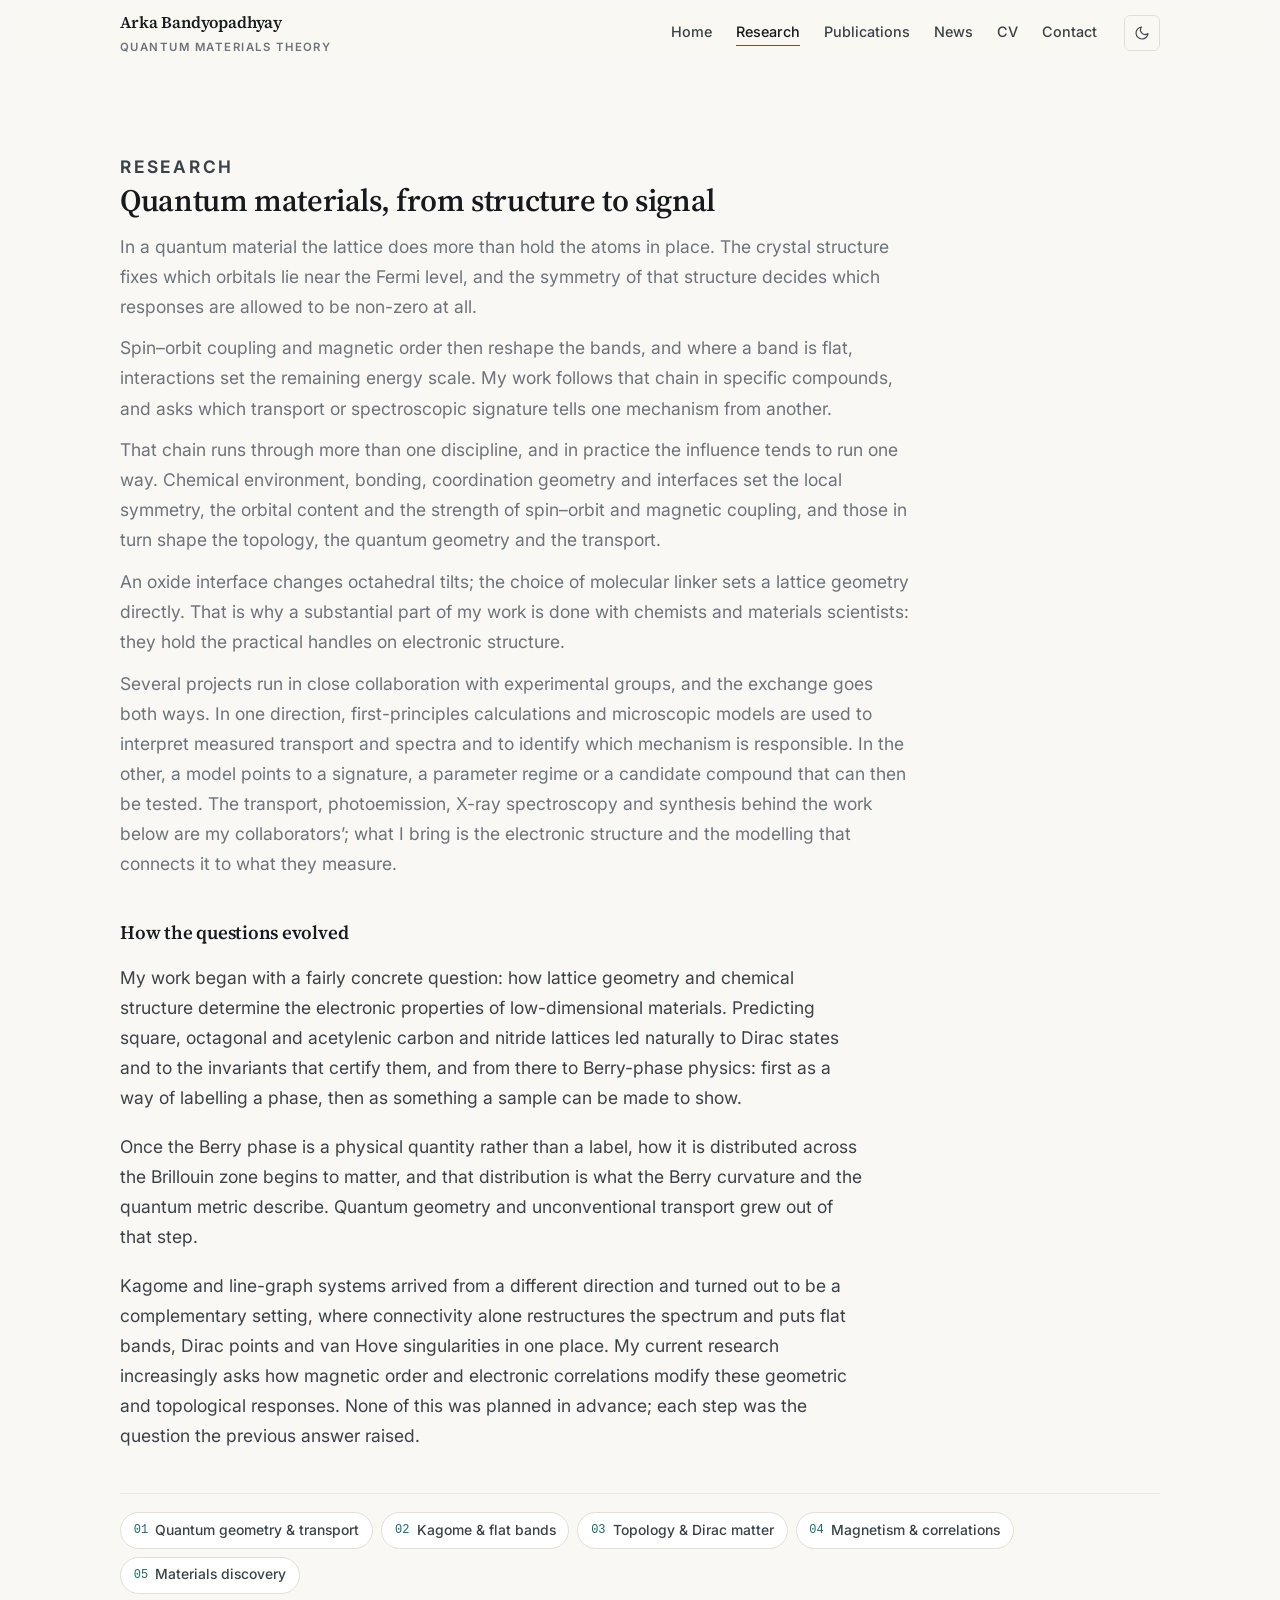
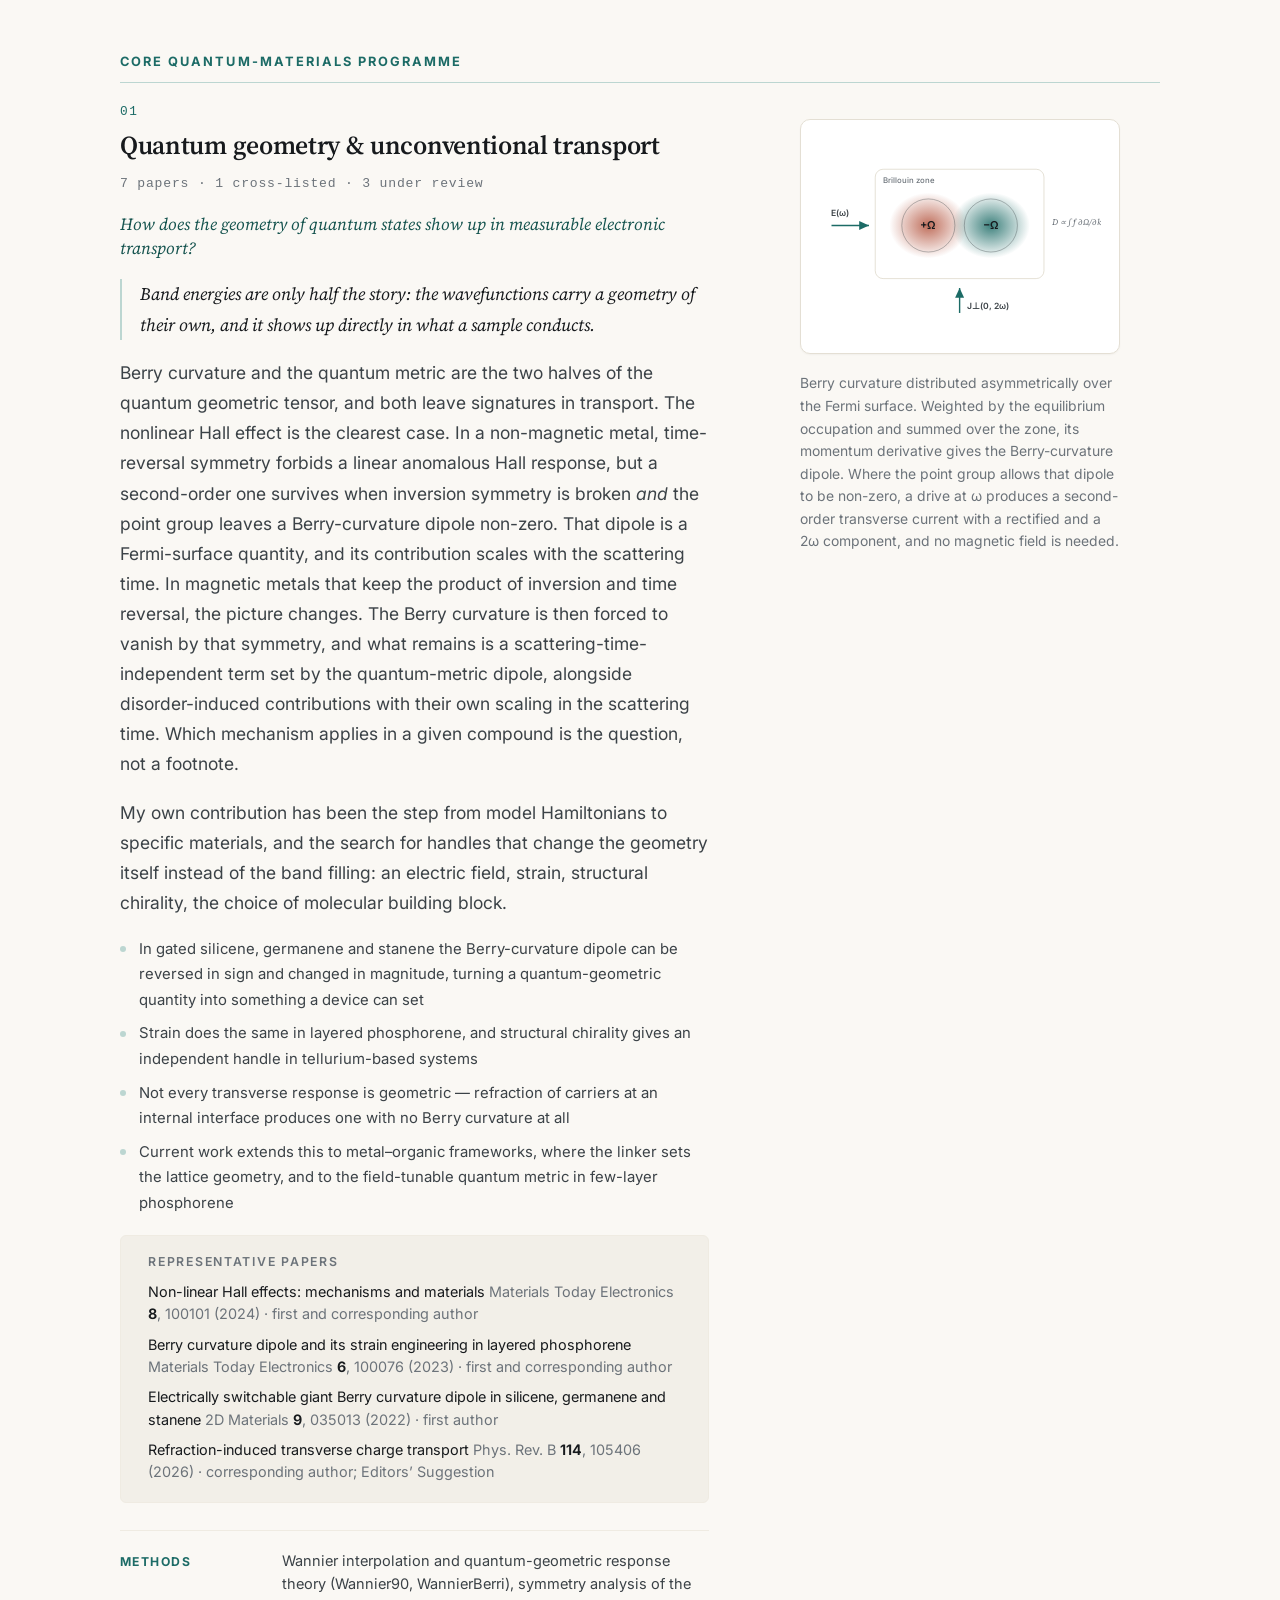
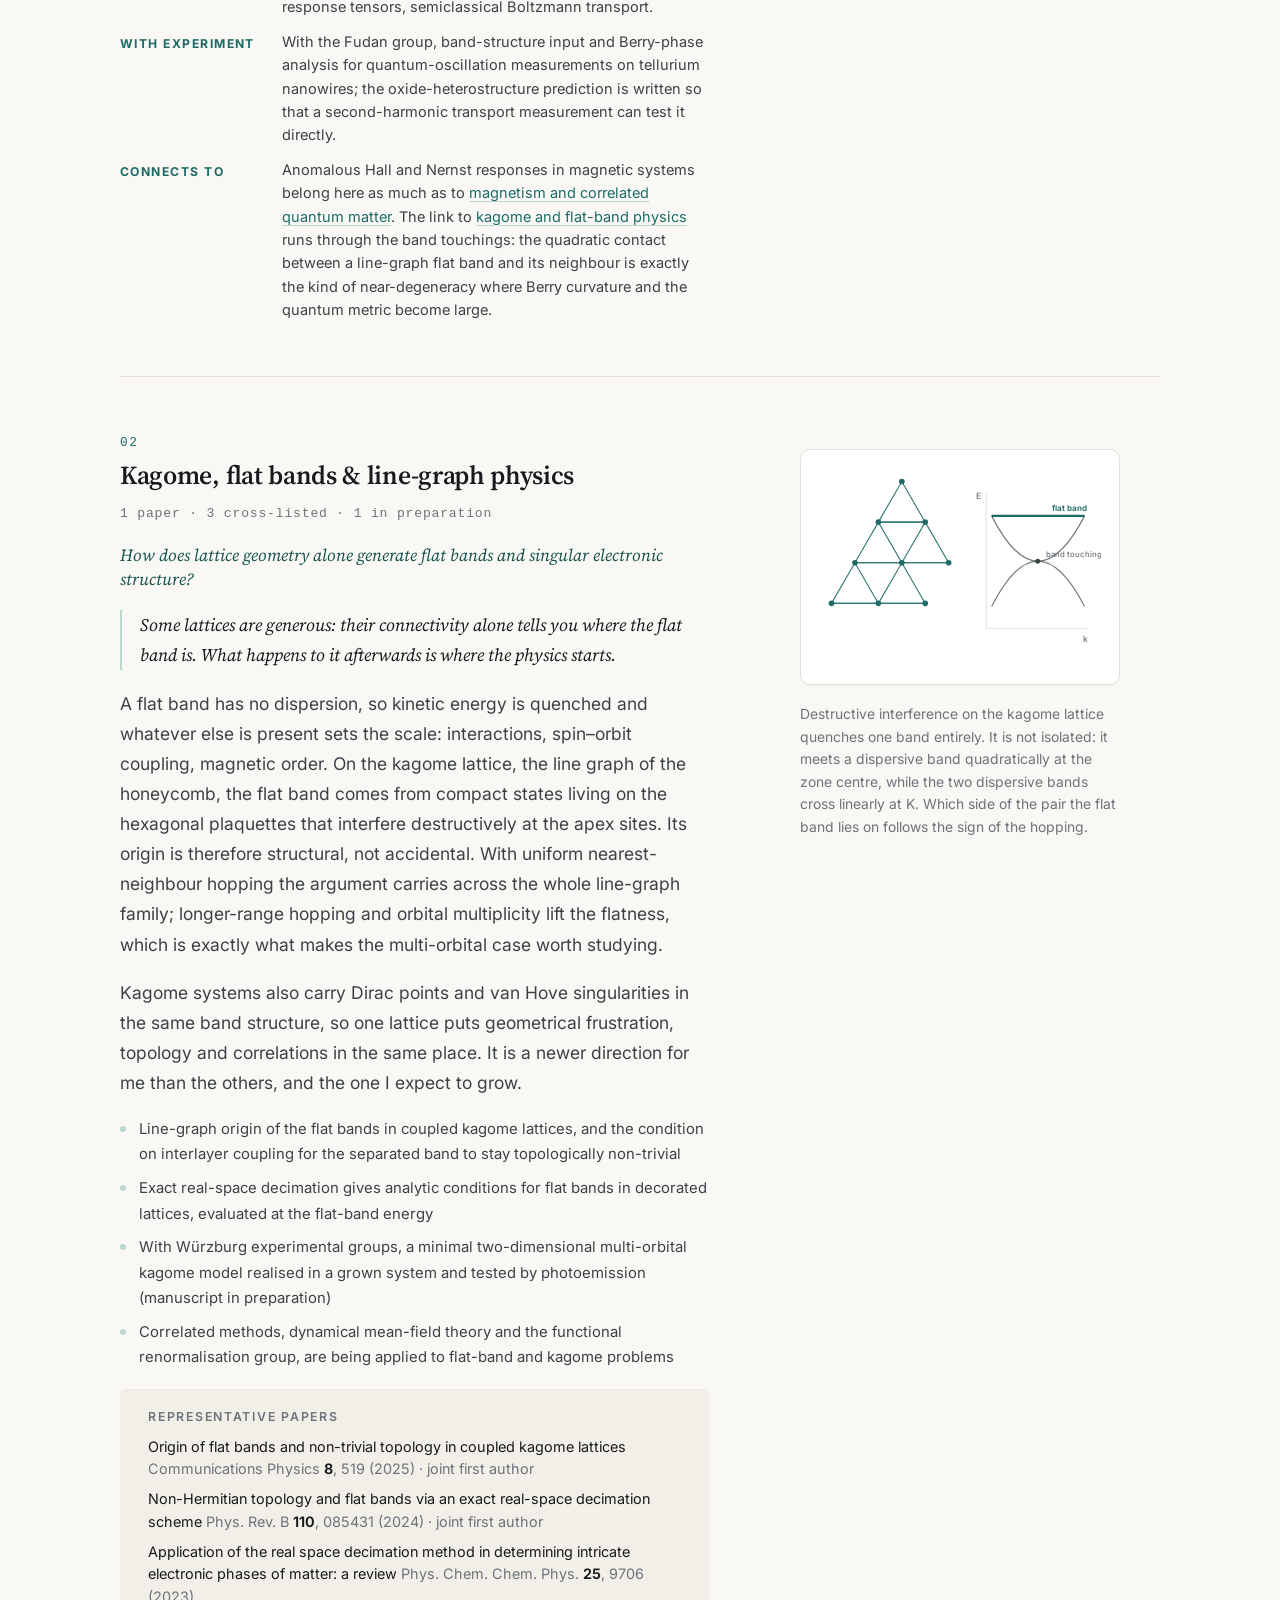
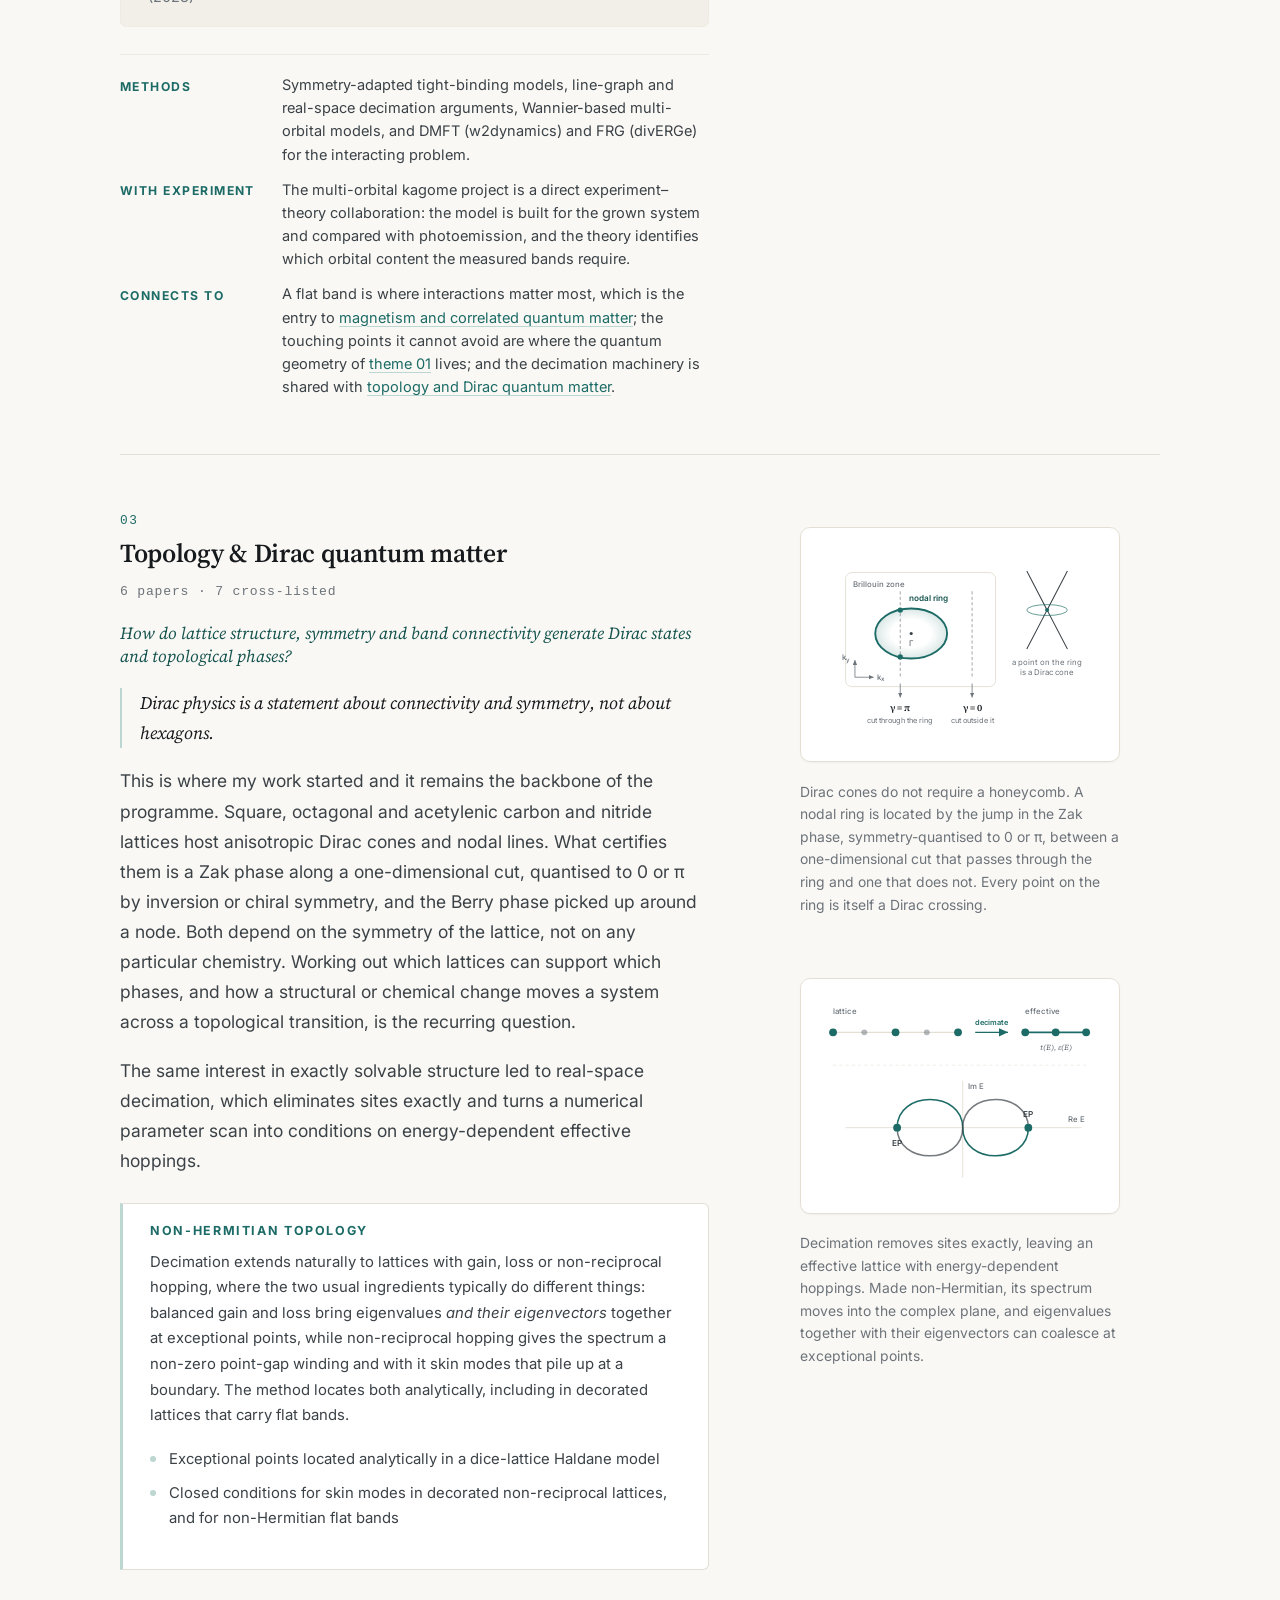
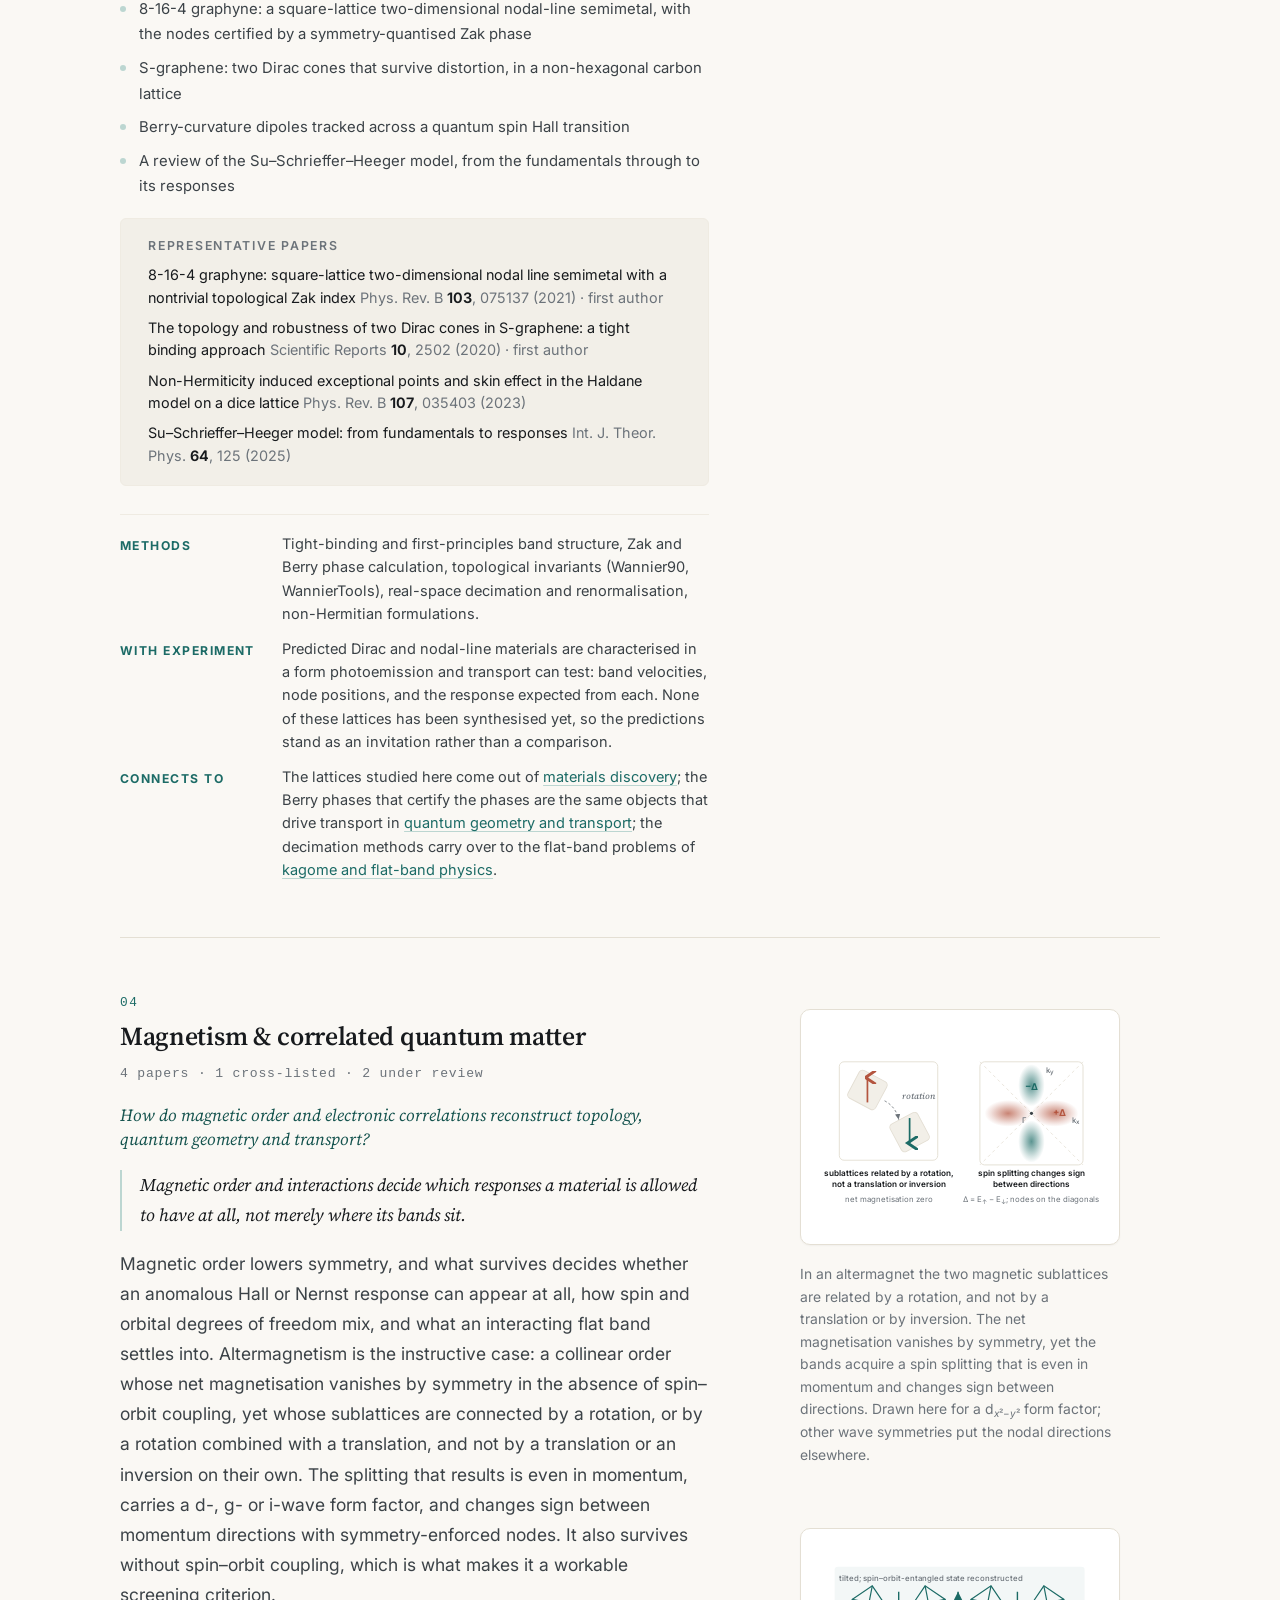
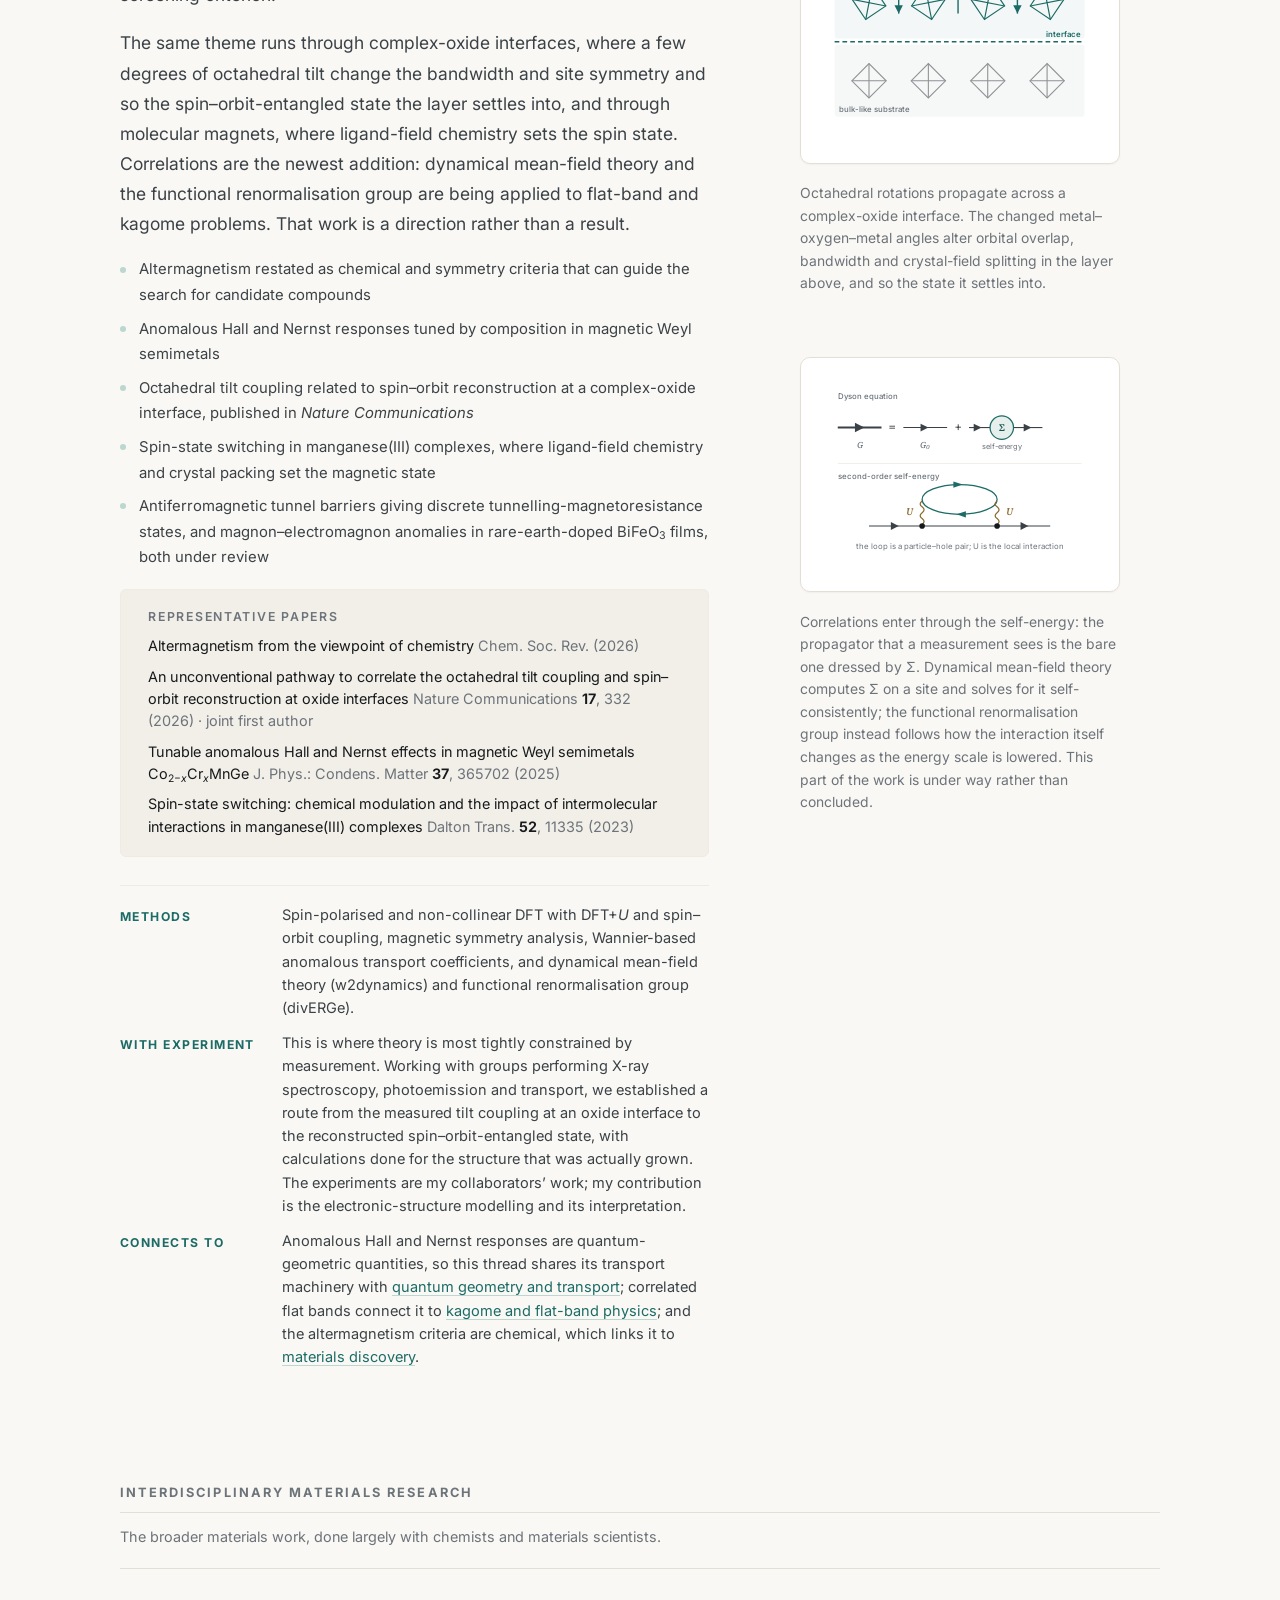
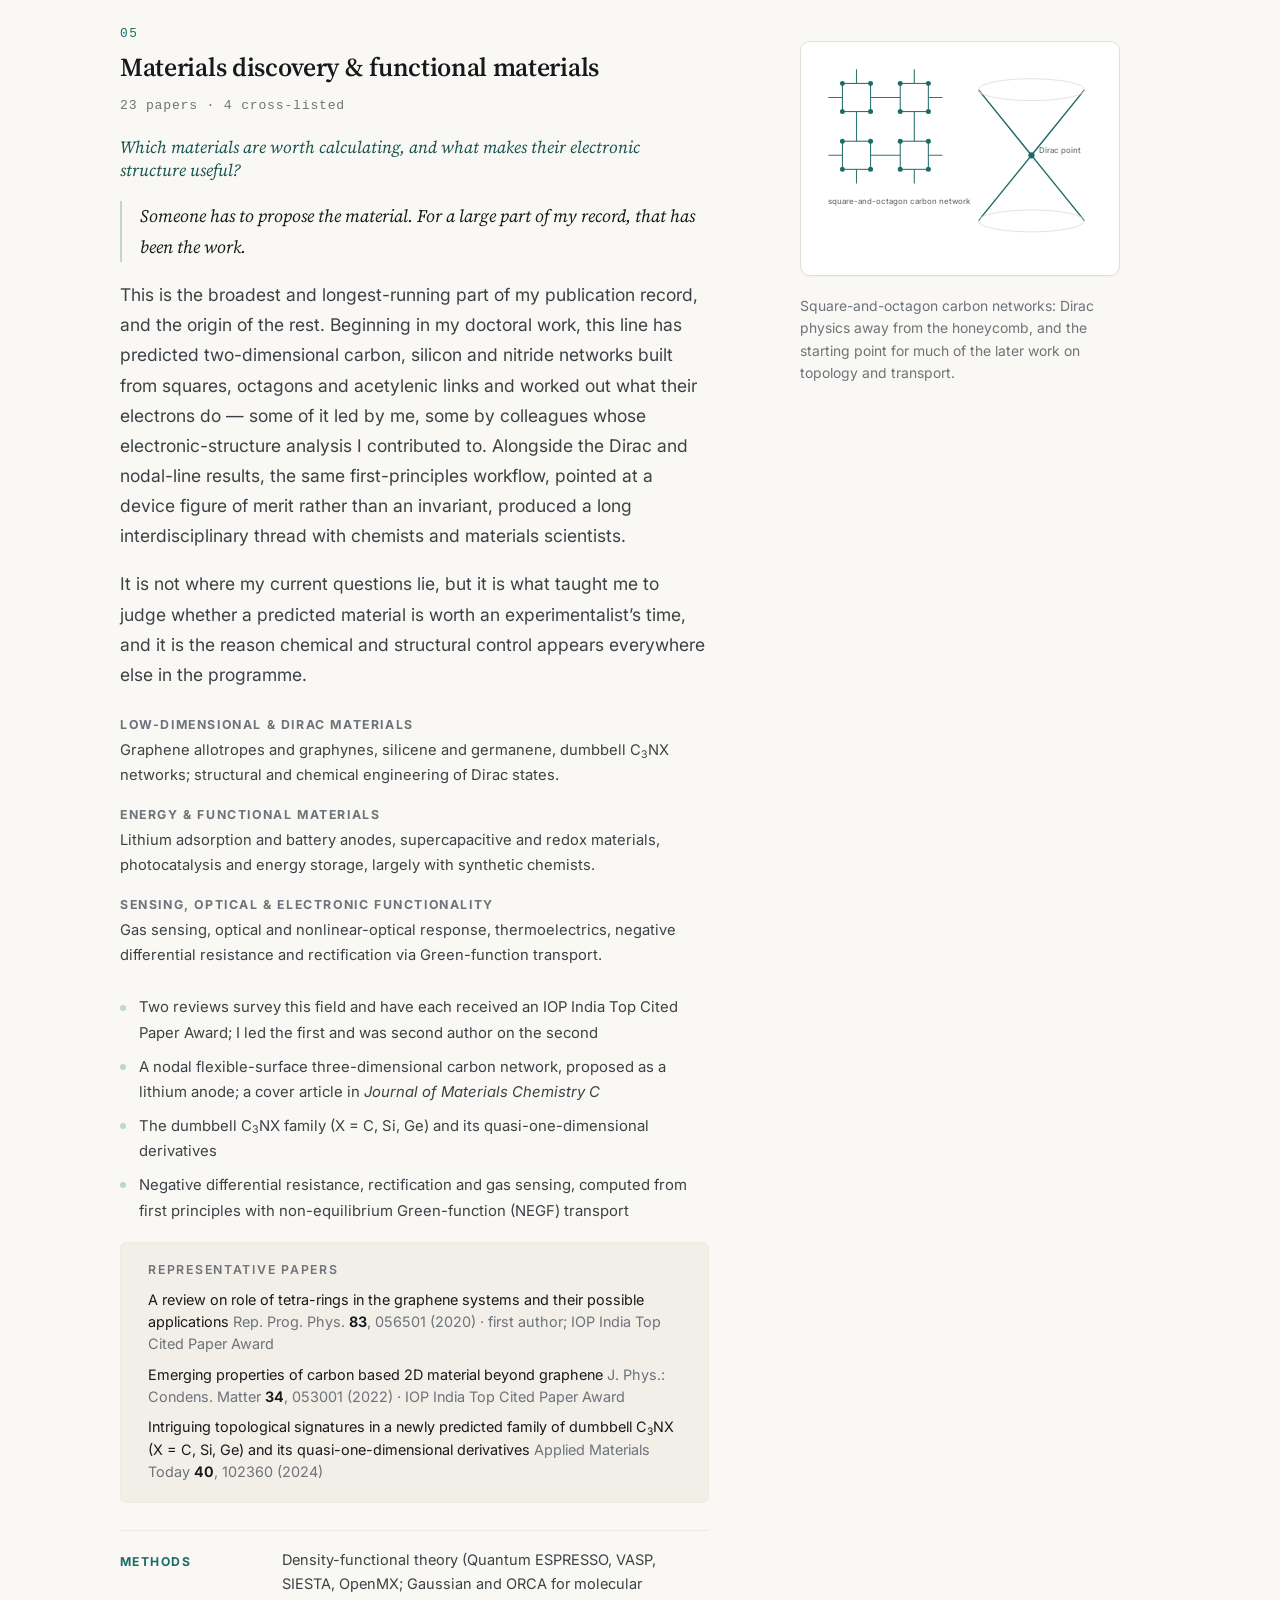
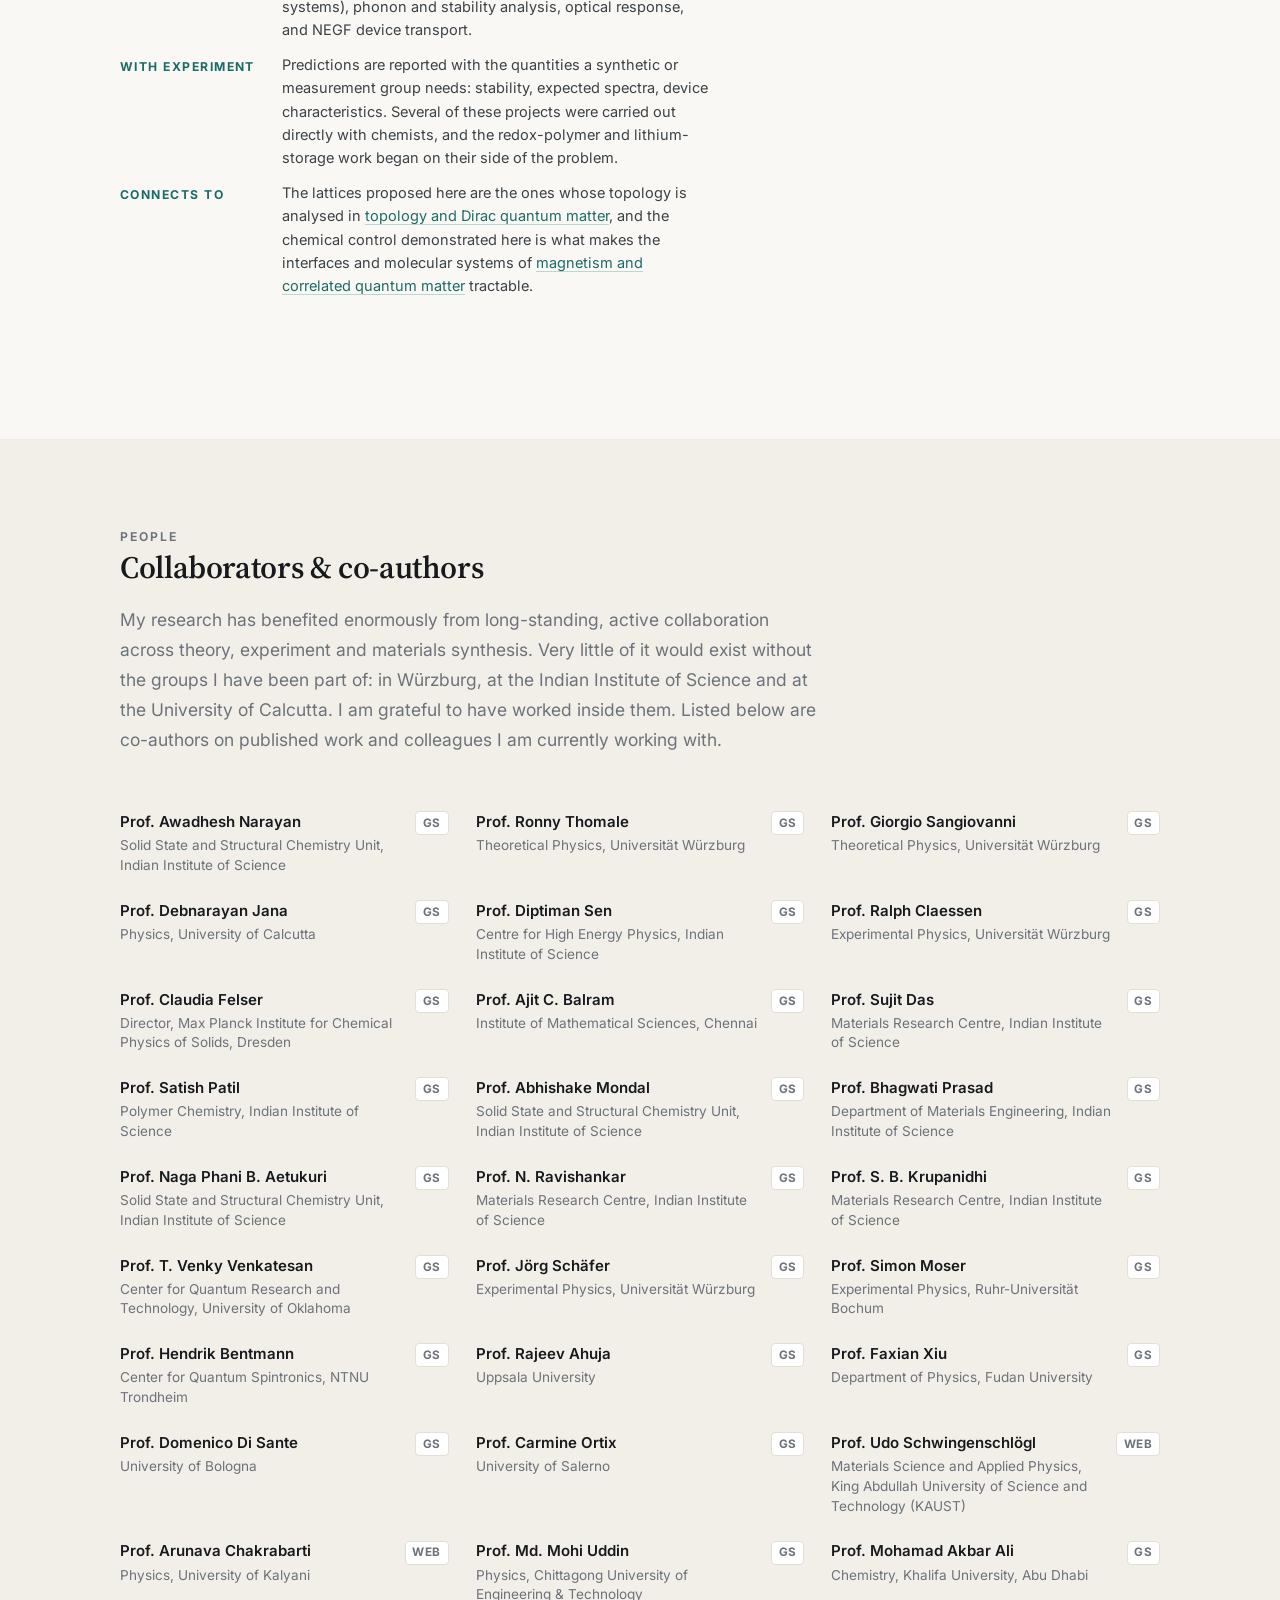
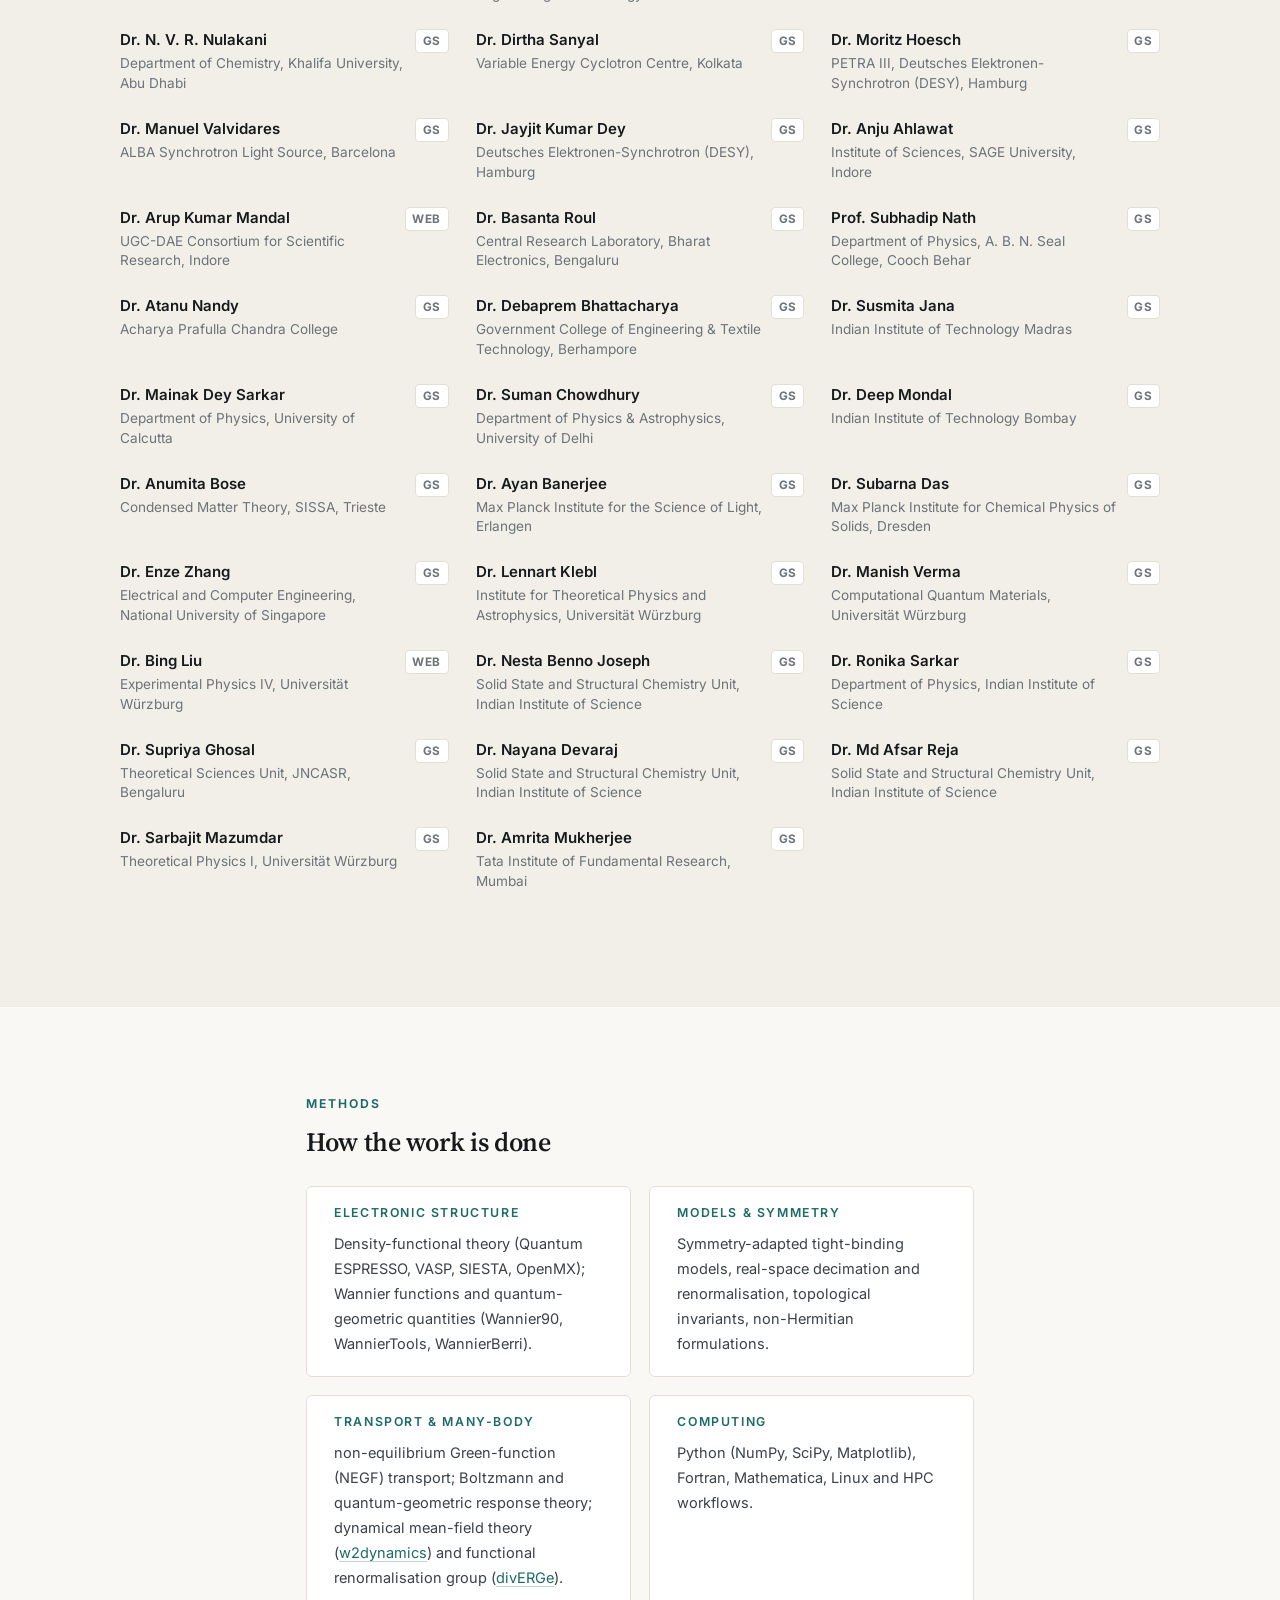
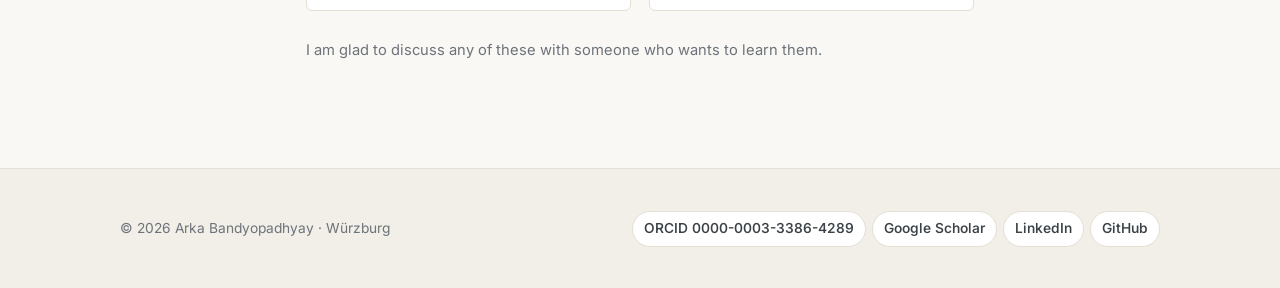
<file: research.html>
<!DOCTYPE html>
<html lang="en">
<head>
<meta charset="utf-8">
<meta name="viewport" content="width=device-width, initial-scale=1">
<title>Research — Arka Bandyopadhyay</title>
<meta name="description" content="Research programme: quantum geometry and unconventional transport; kagome, flat bands and line-graph physics; topology and Dirac quantum matter; magnetism and correlated quantum matter; and materials discovery with functional materials.">
<meta name="author" content="Arka Bandyopadhyay">
<link rel="canonical" href="https://arkbndy.github.io/research.html">

<meta property="og:type" content="profile">
<meta property="og:site_name" content="Arka Bandyopadhyay">
<meta property="og:title" content="Research — Arka Bandyopadhyay">
<meta property="og:description" content="Research programme: quantum geometry and unconventional transport; kagome, flat bands and line-graph physics; topology and Dirac quantum matter; magnetism and correlated quantum matter; and materials discovery with functional materials.">
<meta property="og:url" content="https://arkbndy.github.io/research.html">
<meta property="og:image" content="https://arkbndy.github.io/assets/img/portrait.jpg">
<meta name="twitter:card" content="summary">

<link rel="preconnect" href="https://fonts.googleapis.com">
<link rel="preconnect" href="https://fonts.gstatic.com" crossorigin>
<link href="https://fonts.googleapis.com/css2?family=Inter:wght@400;500;600;700&family=Source+Serif+4:ital,opsz,wght@0,8..60,400;0,8..60,600;1,8..60,400&display=swap" rel="stylesheet">
<link rel="stylesheet" href="assets/css/style.css">
<link rel="icon" href="assets/img/favicon.svg" type="image/svg+xml">

</head>
<body>
<a class="skip" href="#main">Skip to content</a>

<header class="site-header">
  <div class="wrap nav">
    <a class="brand" href="index.html"><b>Arka Bandyopadhyay</b><span>Quantum Materials Theory</span></a>
    <nav aria-label="Primary">
      <ul class="nav-links" id="nav-links">
        <li><a href="index.html">Home</a></li>
        <li><a href="research.html" aria-current="page">Research</a></li>
        <li><a href="publications.html">Publications</a></li>
        <li><a href="news.html">News</a></li>
        <li><a href="cv.html">CV</a></li>
        <li><a href="index.html#contact">Contact</a></li>
      </ul>
    </nav>
    <button class="icon-btn theme-toggle" type="button" aria-label="Switch colour theme">
      <svg class="icon-moon" viewBox="0 0 24 24" fill="none" stroke="currentColor" stroke-width="1.7" stroke-linecap="round" stroke-linejoin="round" aria-hidden="true"><path d="M21 12.8A9 9 0 1 1 11.2 3a7 7 0 0 0 9.8 9.8z"/></svg>
      <svg class="icon-sun" viewBox="0 0 24 24" fill="none" stroke="currentColor" stroke-width="1.7" stroke-linecap="round" stroke-linejoin="round" aria-hidden="true"><circle cx="12" cy="12" r="4"/><path d="M12 2v2M12 20v2M4.9 4.9l1.4 1.4M17.7 17.7l1.4 1.4M2 12h2M20 12h2M4.9 19.1l1.4-1.4M17.7 6.3l1.4-1.4"/></svg>
    </button>
    <button class="icon-btn nav-toggle" type="button" aria-label="Open menu" aria-expanded="false" aria-controls="nav-links">
      <svg viewBox="0 0 24 24" fill="none" stroke="currentColor" stroke-width="2" stroke-linecap="round" aria-hidden="true"><path d="M3 6h18M3 12h18M3 18h18"/></svg>
    </button>
  </div>
</header>
<main id="main">

<section class="section">
  <div class="wrap">
    <div class="section-head section-head--lede">
      <p class="eyebrow">Research</p>
      <h1>Quantum materials, from structure to signal</h1>
      <p>In a quantum material the lattice does more than hold the atoms in place. The crystal structure
        fixes which orbitals lie near the Fermi level, and the symmetry of that structure decides which
        responses are allowed to be non-zero at all.</p>
      <p>Spin&ndash;orbit coupling and magnetic order then reshape the bands, and where a band is flat,
        interactions set the remaining energy scale. My work follows that chain in specific compounds, and
        asks which transport or spectroscopic signature tells one mechanism from another.</p>
      <p>That chain runs through more than one discipline, and in practice the influence tends to run one
        way. Chemical environment, bonding, coordination geometry and interfaces set the local symmetry,
        the orbital content and the strength of spin&ndash;orbit and magnetic coupling, and those in turn
        shape the topology, the quantum geometry and the transport.</p>
      <p>An oxide interface changes octahedral tilts; the choice of molecular linker sets a lattice
        geometry directly. That is why a substantial part of my work is done with chemists and materials
        scientists: they hold the practical handles on electronic structure.</p>
      <p>Several projects run in close collaboration with experimental groups, and the exchange goes both
        ways. In one direction, first-principles calculations and microscopic models are used to interpret
        measured transport and spectra and to identify which mechanism is responsible. In the other, a
        model points to a signature, a parameter regime or a candidate compound that can then be tested.
        The transport, photoemission, X-ray spectroscopy and synthesis behind the work below are my
        collaborators&rsquo;; what I bring is the electronic structure and the modelling that connects it
        to what they measure.</p>
    </div>

    <div class="evolution prose">
      <h2>How the questions evolved</h2>
      <p>My work began with a fairly concrete question: how lattice geometry and chemical structure
        determine the electronic properties of low-dimensional materials. Predicting square, octagonal and
        acetylenic carbon and nitride lattices led naturally to Dirac states and to the invariants that
        certify them, and from there to Berry-phase physics: first as a way of labelling a phase, then as
        something a sample can be made to show.</p>
      <p>Once the Berry phase is a physical quantity rather than a label, how it is distributed across the
        Brillouin zone begins to matter, and that distribution is what the Berry curvature and the quantum
        metric describe. Quantum geometry and unconventional transport grew out of that step.</p>
      <p>Kagome and line-graph systems arrived from a different direction and turned out to be a
        complementary setting, where connectivity alone restructures the spectrum and puts flat bands,
        Dirac points and van Hove singularities in one place. My current research increasingly asks how
        magnetic order and electronic correlations modify these geometric and topological responses. None
        of this was planned in advance; each step was the question the previous answer raised.</p>
    </div>

    <nav class="theme-nav" aria-label="Jump to a research theme">
      <a href="#geometry"><span>01</span> Quantum geometry &amp; transport</a>
      <a href="#kagome"><span>02</span> Kagome &amp; flat bands</a>
      <a href="#topology"><span>03</span> Topology &amp; Dirac matter</a>
      <a href="#magnetism"><span>04</span> Magnetism &amp; correlations</a>
      <a href="#materials"><span>05</span> Materials discovery</a>
    </nav>

    <div class="tier-head">
      <h2>Core quantum-materials programme</h2>
    </div>

    <article class="pillar" id="geometry">
      <div>
        <span class="n">01</span>
        <h2>Quantum geometry &amp; unconventional transport</h2>
        <p class="pillar-count">7 papers &middot; 1 cross-listed &middot; 3 under review</p>
        <p class="question">How does the geometry of quantum states show up in measurable electronic transport?</p>
        <p class="thesis">Band energies are only half the story: the wavefunctions carry a geometry of their own, and it shows up directly in what a sample conducts.</p>
        <p>Berry curvature and the quantum metric are the two halves of the quantum geometric tensor,
     and both leave signatures in transport. The nonlinear Hall effect is the clearest case. In a
     non-magnetic metal, time-reversal symmetry forbids a linear anomalous Hall response, but a
     second-order one survives when inversion symmetry is broken <em>and</em> the point group leaves a
     Berry-curvature dipole non-zero. That dipole is a Fermi-surface quantity, and its contribution scales
     with the scattering time. In magnetic metals that keep the product of inversion and time reversal, the
     picture changes. The Berry curvature is then forced to vanish by that symmetry, and what remains is a
     scattering-time-independent term set by the quantum-metric dipole, alongside disorder-induced
     contributions with their own scaling in the scattering time. Which mechanism applies in a given
     compound is the question, not a footnote.</p>
     <p>My own contribution has been the step from model Hamiltonians to specific materials, and the
     search for handles that change the geometry itself instead of the band filling: an electric field,
     strain, structural chirality, the choice of molecular building block.</p>
        <ul class="highlights">
          <li>In gated silicene, germanene and stanene the Berry-curvature dipole can be reversed in sign and changed in magnitude, turning a quantum-geometric quantity into something a device can set</li>
          <li>Strain does the same in layered phosphorene, and structural chirality gives an independent handle in tellurium-based systems</li>
          <li>Not every transverse response is geometric &mdash; refraction of carriers at an internal interface produces one with no Berry curvature at all</li>
          <li>Current work extends this to metal&ndash;organic frameworks, where the linker sets the lattice geometry, and to the field-tunable quantum metric in few-layer phosphorene</li>
        </ul>
        <div class="keypapers">
          <h3>Representative papers</h3>
          <ul>
            <li>Non-linear Hall effects: mechanisms and materials <span class="venue">Materials Today Electronics <strong>8</strong>, 100101 (2024) &middot; first and corresponding author</span></li>
            <li>Berry curvature dipole and its strain engineering in layered phosphorene <span class="venue">Materials Today Electronics <strong>6</strong>, 100076 (2023) &middot; first and corresponding author</span></li>
            <li>Electrically switchable giant Berry curvature dipole in silicene, germanene and stanene <span class="venue">2D Materials <strong>9</strong>, 035013 (2022) &middot; first author</span></li>
            <li>Refraction-induced transverse charge transport <span class="venue">Phys. Rev. B <strong>114</strong>, 105406 (2026) &middot; corresponding author; Editors&rsquo; Suggestion</span></li>
          </ul>
        </div>
        <dl class="meta-pairs">
          <dt>Methods</dt><dd>Wannier interpolation and quantum-geometric response theory (Wannier90, WannierBerri), symmetry analysis of the response tensors, semiclassical Boltzmann transport.</dd>
          <dt>With experiment</dt><dd>With the Fudan group, band-structure input and Berry-phase analysis for quantum-oscillation measurements on tellurium nanowires; the oxide-heterostructure prediction is written so that a second-harmonic transport measurement can test it directly.</dd>
          <dt>Connects to</dt><dd>Anomalous Hall and Nernst responses in magnetic systems belong here as much as to <a href="#magnetism">magnetism and correlated quantum matter</a>. The link to <a href="#kagome">kagome and flat-band physics</a> runs through the band touchings: the quadratic contact between a line-graph flat band and its neighbour is exactly the kind of near-degeneracy where Berry curvature and the quantum metric become large.</dd>
        </dl>
      </div>
      <div class="figure">
        <figure><div class="box"><svg viewBox="0 0 360 240" role="img" aria-label="Berry curvature distributed asymmetrically over a Fermi surface, converting a drive at frequency omega into a transverse current at twice omega">
  <defs>
    <radialGradient id="gPos"><stop offset="0" stop-color="#b4553f" stop-opacity=".85"/><stop offset="1" stop-color="#b4553f" stop-opacity="0"/></radialGradient>
    <radialGradient id="gNeg"><stop offset="0" stop-color="#1c6b66" stop-opacity=".85"/><stop offset="1" stop-color="#1c6b66" stop-opacity="0"/></radialGradient>
    <marker id="gArr" markerWidth="9" markerHeight="9" refX="7" refY="3.2" orient="auto"><path d="M0,0 L7,3.2 L0,6.4 z" style="fill:var(--accent)"/></marker>
  </defs>
  <rect x="72" y="40" width="216" height="140" rx="10" style="fill:none;stroke:var(--rule);stroke-width:1.2"/>
  <text x="82" y="58" style="fill:var(--muted);font:500 10px var(--sans)">Brillouin zone</text>
  <ellipse cx="140" cy="112" rx="50" ry="42" fill="url(#gPos)"/>
  <ellipse cx="220" cy="112" rx="50" ry="42" fill="url(#gNeg)"/>
  <path d="M106 112 a34 34 0 1 0 68 0 a34 34 0 1 0 -68 0" style="fill:none;stroke:var(--ink-2);stroke-width:1;opacity:.45"/>
  <path d="M186 112 a34 34 0 1 0 68 0 a34 34 0 1 0 -68 0" style="fill:none;stroke:var(--ink-2);stroke-width:1;opacity:.45"/>
  <text x="140" y="117" text-anchor="middle" style="fill:var(--ink);font:600 14px var(--sans)">+&#937;</text>
  <text x="220" y="117" text-anchor="middle" style="fill:var(--ink);font:600 14px var(--sans)">&#8722;&#937;</text>
  <path d="M16 112 H64" style="stroke:var(--accent);stroke-width:1.8;fill:none" marker-end="url(#gArr)"/>
  <text x="16" y="100" style="fill:var(--ink-2);font:600 11px var(--sans)">E(&#969;)</text>
  <path d="M180 224 V192" style="stroke:var(--accent);stroke-width:1.8;fill:none" marker-end="url(#gArr)"/>
  <text x="190" y="219" style="fill:var(--ink-2);font:600 11px var(--sans)">J&#8869;(0, 2&#969;)</text>
  <text x="298" y="112" style="fill:var(--muted);font:italic 400 11px var(--serif)">D &#8733; &#8747; f &#8706;&#937;/&#8706;k</text>
</svg></div><figcaption>Berry curvature distributed asymmetrically over the Fermi surface. Weighted by the equilibrium occupation and summed over the zone, its momentum derivative gives the Berry-curvature dipole. Where the point group allows that dipole to be non-zero, a drive at &omega; produces a second-order transverse current with a rectified and a 2&omega; component, and no magnetic field is needed.</figcaption></figure>
      </div>
    </article>
    <article class="pillar" id="kagome">
      <div>
        <span class="n">02</span>
        <h2>Kagome, flat bands &amp; line-graph physics</h2>
        <p class="pillar-count">1 paper &middot; 3 cross-listed &middot; 1 in preparation</p>
        <p class="question">How does lattice geometry alone generate flat bands and singular electronic structure?</p>
        <p class="thesis">Some lattices are generous: their connectivity alone tells you where the flat band is. What happens to it afterwards is where the physics starts.</p>
        <p>A flat band has no dispersion, so kinetic energy is quenched and whatever else is present
     sets the scale: interactions, spin&ndash;orbit coupling, magnetic order. On the kagome lattice, the
     line graph of the honeycomb, the flat band comes from compact states living on the hexagonal
     plaquettes that interfere destructively at the apex sites. Its origin is therefore structural, not
     accidental. With uniform nearest-neighbour hopping the argument carries across the whole
     line-graph family; longer-range hopping and orbital multiplicity lift the flatness, which is exactly
     what makes the multi-orbital case worth studying.</p>
     <p>Kagome systems also carry Dirac points and van Hove singularities in the same band structure, so
     one lattice puts geometrical frustration, topology and correlations in the same place. It is a newer
     direction for me than the others, and the one I expect to grow.</p>
        <ul class="highlights">
          <li>Line-graph origin of the flat bands in coupled kagome lattices, and the condition on interlayer coupling for the separated band to stay topologically non-trivial</li>
          <li>Exact real-space decimation gives analytic conditions for flat bands in decorated lattices, evaluated at the flat-band energy</li>
          <li>With W&uuml;rzburg experimental groups, a minimal two-dimensional multi-orbital kagome model realised in a grown system and tested by photoemission (manuscript in preparation)</li>
          <li>Correlated methods, dynamical mean-field theory and the functional renormalisation group, are being applied to flat-band and kagome problems</li>
        </ul>
        <div class="keypapers">
          <h3>Representative papers</h3>
          <ul>
            <li>Origin of flat bands and non-trivial topology in coupled kagome lattices <span class="venue">Communications Physics <strong>8</strong>, 519 (2025) &middot; joint first author</span></li>
            <li>Non-Hermitian topology and flat bands via an exact real-space decimation scheme <span class="venue">Phys. Rev. B <strong>110</strong>, 085431 (2024) &middot; joint first author</span></li>
            <li>Application of the real space decimation method in determining intricate electronic phases of matter: a review <span class="venue">Phys. Chem. Chem. Phys. <strong>25</strong>, 9706 (2023)</span></li>
          </ul>
        </div>
        <dl class="meta-pairs">
          <dt>Methods</dt><dd>Symmetry-adapted tight-binding models, line-graph and real-space decimation arguments, Wannier-based multi-orbital models, and DMFT (w2dynamics) and FRG (divERGe) for the interacting problem.</dd>
          <dt>With experiment</dt><dd>The multi-orbital kagome project is a direct experiment&ndash;theory collaboration: the model is built for the grown system and compared with photoemission, and the theory identifies which orbital content the measured bands require.</dd>
          <dt>Connects to</dt><dd>A flat band is where interactions matter most, which is the entry to <a href="#magnetism">magnetism and correlated quantum matter</a>; the touching points it cannot avoid are where the quantum geometry of <a href="#geometry">theme 01</a> lives; and the decimation machinery is shared with <a href="#topology">topology and Dirac quantum matter</a>.</dd>
        </dl>
      </div>
      <div class="figure">
        <figure><div class="box"><svg viewBox="0 0 360 240" role="img" aria-label="A kagome lattice and its band structure, showing a flat band above two dispersive bands that touch at a Dirac point">
  <g style="stroke:var(--accent);stroke-width:1.4;fill:none;opacity:.92">
    <path d="M16 172 L46 120 L76 172 Z"/><path d="M76 172 L106 120 L136 172 Z"/>
    <path d="M46 120 L76 68 L106 120 Z"/><path d="M106 120 L136 68 L166 120 Z"/>
    <path d="M76 68 L106 16 L136 68 Z"/>
    <path d="M46 120 H166"/><path d="M16 172 H136"/><path d="M76 68 H136"/>
  </g>
  <g style="fill:var(--accent)">
    <circle cx="46" cy="120" r="3.6"/><circle cx="106" cy="120" r="3.6"/><circle cx="166" cy="120" r="3.6"/>
    <circle cx="16" cy="172" r="3.6"/><circle cx="76" cy="172" r="3.6"/><circle cx="136" cy="172" r="3.6"/>
    <circle cx="76" cy="68" r="3.6"/><circle cx="136" cy="68" r="3.6"/><circle cx="106" cy="16" r="3.6"/>
  </g>
  <path d="M214 204 V30 M214 204 H344" style="stroke:var(--rule);stroke-width:1.2;fill:none"/>
  <path d="M221 60 H340" style="stroke:var(--accent);stroke-width:2.8;fill:none"/>
  <path d="M221 176 Q280 60 340 176" style="stroke:var(--ink-2);stroke-width:1.5;fill:none;opacity:.7"/>
  <path d="M221 60 Q280 176 340 60" style="stroke:var(--ink-2);stroke-width:1.5;fill:none;opacity:.7"/>
  <circle cx="280" cy="118" r="3.2" style="fill:var(--ink-2)"/>
  <text x="343" y="54" text-anchor="end" style="fill:var(--accent);font:600 10.5px var(--sans)">flat band</text>
  <text x="290" y="113" style="fill:var(--muted);font:500 10px var(--sans)">band touching</text>
  <text x="207" y="38" text-anchor="end" style="fill:var(--muted);font:500 11px var(--sans)">E</text>
  <text x="344" y="222" text-anchor="end" style="fill:var(--muted);font:500 11px var(--sans)">k</text>
</svg></div><figcaption>Destructive interference on the kagome lattice quenches one band entirely. It is not isolated: it meets a dispersive band quadratically at the zone centre, while the two dispersive bands cross linearly at K. Which side of the pair the flat band lies on follows the sign of the hopping.</figcaption></figure>
      </div>
    </article>
    <article class="pillar" id="topology">
      <div>
        <span class="n">03</span>
        <h2>Topology &amp; Dirac quantum matter</h2>
        <p class="pillar-count">6 papers &middot; 7 cross-listed</p>
        <p class="question">How do lattice structure, symmetry and band connectivity generate Dirac states and topological phases?</p>
        <p class="thesis">Dirac physics is a statement about connectivity and symmetry, not about hexagons.</p>
        <p>This is where my work started and it remains the backbone of the programme. Square,
     octagonal and acetylenic carbon and nitride lattices host anisotropic Dirac cones and nodal lines.
     What certifies them is a Zak phase along a one-dimensional cut, quantised to 0 or &pi; by inversion
     or chiral symmetry, and the Berry phase picked up around a node. Both depend on the symmetry of the
     lattice, not on any particular chemistry. Working out which lattices can support which phases, and how a
     structural or chemical change moves a system across a topological transition, is the recurring
     question.</p>
     <p>The same interest in exactly solvable structure led to real-space decimation, which eliminates
     sites exactly and turns a numerical parameter scan into conditions on energy-dependent effective
     hoppings.</p>
        <div class="subtheme">
          <h3>Non-Hermitian topology</h3>
          <p>Decimation extends naturally to lattices with gain, loss or non-reciprocal hopping, where
       the two usual ingredients typically do different things: balanced gain and loss bring eigenvalues
       <em>and their eigenvectors</em> together at exceptional points, while non-reciprocal hopping gives
       the spectrum a non-zero point-gap winding and with it skin modes that pile up at a boundary. The
       method locates both analytically, including in decorated lattices that carry flat bands.</p>
          <ul class="highlights">
            <li>Exceptional points located analytically in a dice-lattice Haldane model</li>
            <li>Closed conditions for skin modes in decorated non-reciprocal lattices, and for non-Hermitian flat bands</li>
          </ul>
        </div>
        <ul class="highlights">
          <li>8-16-4 graphyne: a square-lattice two-dimensional nodal-line semimetal, with the nodes certified by a symmetry-quantised Zak phase</li>
          <li>S-graphene: two Dirac cones that survive distortion, in a non-hexagonal carbon lattice</li>
          <li>Berry-curvature dipoles tracked across a quantum spin Hall transition</li>
          <li>A review of the Su&ndash;Schrieffer&ndash;Heeger model, from the fundamentals through to its responses</li>
        </ul>
        <div class="keypapers">
          <h3>Representative papers</h3>
          <ul>
            <li>8-16-4 graphyne: square-lattice two-dimensional nodal line semimetal with a nontrivial topological Zak index <span class="venue">Phys. Rev. B <strong>103</strong>, 075137 (2021) &middot; first author</span></li>
            <li>The topology and robustness of two Dirac cones in S-graphene: a tight binding approach <span class="venue">Scientific Reports <strong>10</strong>, 2502 (2020) &middot; first author</span></li>
            <li>Non-Hermiticity induced exceptional points and skin effect in the Haldane model on a dice lattice <span class="venue">Phys. Rev. B <strong>107</strong>, 035403 (2023)</span></li>
            <li>Su&ndash;Schrieffer&ndash;Heeger model: from fundamentals to responses <span class="venue">Int. J. Theor. Phys. <strong>64</strong>, 125 (2025)</span></li>
          </ul>
        </div>
        <dl class="meta-pairs">
          <dt>Methods</dt><dd>Tight-binding and first-principles band structure, Zak and Berry phase calculation, topological invariants (Wannier90, WannierTools), real-space decimation and renormalisation, non-Hermitian formulations.</dd>
          <dt>With experiment</dt><dd>Predicted Dirac and nodal-line materials are characterised in a form photoemission and transport can test: band velocities, node positions, and the response expected from each. None of these lattices has been synthesised yet, so the predictions stand as an invitation rather than a comparison.</dd>
          <dt>Connects to</dt><dd>The lattices studied here come out of <a href="#materials">materials discovery</a>; the Berry phases that certify the phases are the same objects that drive transport in <a href="#geometry">quantum geometry and transport</a>; the decimation methods carry over to the flat-band problems of <a href="#kagome">kagome and flat-band physics</a>.</dd>
        </dl>
      </div>
      <div class="figure">
        <figure><div class="box"><svg viewBox="0 0 360 240" role="img" aria-label="A closed nodal ring in a two-dimensional Brillouin zone. A one-dimensional cut passing through the ring carries a Zak phase of pi; a cut outside the ring carries zero. Beside it, a Dirac cone.">
  <defs>
    <marker id="tArr" markerWidth="8" markerHeight="8" refX="6.2" refY="2.8" orient="auto"><path d="M0,0 L6.2,2.8 L0,5.6 z" style="fill:var(--muted)"/></marker>
    <radialGradient id="tRing"><stop offset=".55" stop-color="#1c6b66" stop-opacity="0"/><stop offset="1" stop-color="#1c6b66" stop-opacity=".16"/></radialGradient>
  </defs>

  <rect x="34" y="34" width="192" height="146" rx="8" style="fill:none;stroke:var(--rule);stroke-width:1.2"/>
  <text x="44" y="52" style="fill:var(--muted);font:500 10px var(--sans)">Brillouin zone</text>

  <ellipse cx="118" cy="112" rx="46" ry="32" fill="url(#tRing)"/>
  <ellipse cx="118" cy="112" rx="46" ry="32" style="fill:none;stroke:var(--accent);stroke-width:2.4"/>
  <circle cx="118" cy="112" r="2" style="fill:var(--ink-2)"/>
  <text x="118" y="128" text-anchor="middle" style="fill:var(--muted);font:500 10px var(--sans)">&#915;</text>
  <text x="140" y="70" text-anchor="middle" style="fill:var(--accent-2);font:600 10.5px var(--sans)">nodal ring</text>

  <g style="stroke:var(--ink-2);stroke-width:1.1;opacity:.55;stroke-dasharray:4 3">
    <path d="M104 58 V170"/><path d="M196 58 V170"/>
  </g>
  <g style="fill:var(--accent)">
    <circle cx="104" cy="82" r="3.4"/><circle cx="104" cy="142" r="3.4"/>
  </g>
  <g style="stroke:var(--muted);stroke-width:1;fill:none" marker-end="url(#tArr)">
    <path d="M46 168 H70"/><path d="M46 168 V146"/>
  </g>
  <text x="74" y="171" style="fill:var(--muted);font:500 10px var(--sans)">k<tspan dy="2" font-size="8">x</tspan></text>
  <text x="40" y="146" text-anchor="end" style="fill:var(--muted);font:500 10px var(--sans)">k<tspan dy="2" font-size="8">y</tspan></text>

  <g style="stroke:var(--muted);stroke-width:1;fill:none" marker-end="url(#tArr)">
    <path d="M104 176 V194"/><path d="M196 176 V194"/>
  </g>
  <text x="104" y="211" text-anchor="middle" style="fill:var(--ink);font:600 12px var(--serif)">&#947; = &#960;</text>
  <text x="196" y="211" text-anchor="middle" style="fill:var(--ink);font:600 12px var(--serif)">&#947; = 0</text>
  <text x="104" y="226" text-anchor="middle" style="fill:var(--muted);font:400 9.5px var(--sans)">cut through the ring</text>
  <text x="196" y="226" text-anchor="middle" style="fill:var(--muted);font:400 9.5px var(--sans)">cut outside it</text>

  <g transform="translate(266,58)">
    <path d="M0 74 L26 24 L52 74" style="fill:none;stroke:var(--ink-2);stroke-width:1.3"/>
    <path d="M0 -26 L26 24 L52 -26" style="fill:none;stroke:var(--ink-2);stroke-width:1.3"/>
    <ellipse cx="26" cy="24" rx="26" ry="7" style="fill:none;stroke:var(--accent);stroke-width:1.2;opacity:.7"/>
    <circle cx="26" cy="24" r="2.6" style="fill:var(--accent)"/>
    <text x="26" y="94" text-anchor="middle" style="fill:var(--muted);font:400 10px var(--sans)">a point on the ring</text>
    <text x="26" y="107" text-anchor="middle" style="fill:var(--muted);font:400 10px var(--sans)">is a Dirac cone</text>
  </g>
</svg></div><figcaption>Dirac cones do not require a honeycomb. A nodal ring is located by the jump in the Zak phase, symmetry-quantised to 0 or &pi;, between a one-dimensional cut that passes through the ring and one that does not. Every point on the ring is itself a Dirac crossing.</figcaption></figure>
        <figure><div class="box"><svg viewBox="0 0 360 240" role="img" aria-label="Real-space decimation reduces a lattice to an energy-dependent effective lattice; in the non-Hermitian case the complex eigenvalues coalesce at exceptional points">
  <defs><marker id="dArr" markerWidth="9" markerHeight="9" refX="7" refY="3.2" orient="auto"><path d="M0,0 L7,3.2 L0,6.4 z" style="fill:var(--accent)"/></marker></defs>
  <text x="18" y="20" style="fill:var(--muted);font:500 10px var(--sans)">lattice</text>
  <path d="M18 44 H178" style="stroke:var(--rule);stroke-width:1.4;fill:none"/>
  <g style="fill:var(--accent)"><circle cx="18" cy="44" r="5"/><circle cx="98" cy="44" r="5"/><circle cx="178" cy="44" r="5"/></g>
  <g style="fill:var(--muted);opacity:.5"><circle cx="58" cy="44" r="3.8"/><circle cx="138" cy="44" r="3.8"/></g>
  <path d="M200 44 H242" style="stroke:var(--accent);stroke-width:1.7;fill:none" marker-end="url(#dArr)"/>
  <text x="221" y="34" text-anchor="middle" style="fill:var(--accent);font:600 9.5px var(--sans)">decimate</text>
  <text x="264" y="20" style="fill:var(--muted);font:500 10px var(--sans)">effective</text>
  <path d="M264 44 H342" style="stroke:var(--accent);stroke-width:2;fill:none"/>
  <g style="fill:var(--accent)"><circle cx="264" cy="44" r="5"/><circle cx="303" cy="44" r="5"/><circle cx="342" cy="44" r="5"/></g>
  <text x="303" y="66" text-anchor="middle" style="fill:var(--muted);font:italic 400 10px var(--serif)">t(E), &#949;(E)</text>
  <path d="M18 86 H342" style="stroke:var(--rule);stroke-width:1;stroke-dasharray:4 4;opacity:.7"/>
  <path d="M34 166 H336 M184 106 V230" style="stroke:var(--rule);stroke-width:1.2"/>
  <path d="M100 166 C100 118 184 118 184 166 C184 214 268 214 268 166" style="stroke:var(--accent);stroke-width:2;fill:none"/>
  <path d="M100 166 C100 214 184 214 184 166 C184 118 268 118 268 166" style="stroke:var(--ink-2);stroke-width:2;fill:none;opacity:.7"/>
  <circle cx="100" cy="166" r="5" style="fill:var(--accent)"/><circle cx="268" cy="166" r="5" style="fill:var(--accent)"/>
  <text x="100" y="190" text-anchor="middle" style="fill:var(--ink-2);font:600 10.5px var(--sans)">EP</text>
  <text x="268" y="152" text-anchor="middle" style="fill:var(--ink-2);font:600 10.5px var(--sans)">EP</text>
  <text x="340" y="159" text-anchor="end" style="fill:var(--muted);font:500 10px var(--sans)">Re E</text>
  <text x="191" y="116" style="fill:var(--muted);font:500 10px var(--sans)">Im E</text>
</svg></div><figcaption>Decimation removes sites exactly, leaving an effective lattice with energy-dependent hoppings. Made non-Hermitian, its spectrum moves into the complex plane, and eigenvalues together with their eigenvectors can coalesce at exceptional points.</figcaption></figure>
      </div>
    </article>
    <article class="pillar" id="magnetism">
      <div>
        <span class="n">04</span>
        <h2>Magnetism &amp; correlated quantum matter</h2>
        <p class="pillar-count">4 papers &middot; 1 cross-listed &middot; 2 under review</p>
        <p class="question">How do magnetic order and electronic correlations reconstruct topology, quantum geometry and transport?</p>
        <p class="thesis">Magnetic order and interactions decide which responses a material is allowed to have at all, not merely where its bands sit.</p>
        <p>Magnetic order lowers symmetry, and what survives decides whether an anomalous Hall or
     Nernst response can appear at all, how spin and orbital degrees of freedom mix, and what an interacting
     flat band settles into. Altermagnetism is the instructive case: a collinear order whose net
     magnetisation vanishes by symmetry in the absence of spin&ndash;orbit coupling, yet whose sublattices
     are connected by a rotation, or by a rotation combined with a translation, and not by a translation or
     an inversion on their own. The splitting that results is even in momentum, carries a d-, g- or
     i-wave form factor, and changes sign between momentum directions with symmetry-enforced nodes. It
     also survives without spin&ndash;orbit coupling, which is what makes it a workable screening
     criterion.</p>
     <p>The same theme runs through complex-oxide interfaces, where a few degrees of octahedral tilt
     change the bandwidth and site symmetry and so the spin&ndash;orbit-entangled state the layer settles
     into, and through molecular magnets, where ligand-field chemistry sets the spin state. Correlations
     are the newest addition: dynamical mean-field theory and the functional renormalisation group are
     being applied to flat-band and kagome problems. That work is a direction rather than a result.</p>
        <ul class="highlights">
          <li>Altermagnetism restated as chemical and symmetry criteria that can guide the search for candidate compounds</li>
          <li>Anomalous Hall and Nernst responses tuned by composition in magnetic Weyl semimetals</li>
          <li>Octahedral tilt coupling related to spin&ndash;orbit reconstruction at a complex-oxide interface, published in <em>Nature Communications</em></li>
          <li>Spin-state switching in manganese(III) complexes, where ligand-field chemistry and crystal packing set the magnetic state</li>
          <li>Antiferromagnetic tunnel barriers giving discrete tunnelling-magnetoresistance states, and magnon&ndash;electromagnon anomalies in rare-earth-doped BiFeO<sub>3</sub> films, both under review</li>
        </ul>
        <div class="keypapers">
          <h3>Representative papers</h3>
          <ul>
            <li>Altermagnetism from the viewpoint of chemistry <span class="venue">Chem. Soc. Rev. (2026)</span></li>
            <li>An unconventional pathway to correlate the octahedral tilt coupling and spin&ndash;orbit reconstruction at oxide interfaces <span class="venue">Nature Communications <strong>17</strong>, 332 (2026) &middot; joint first author</span></li>
            <li>Tunable anomalous Hall and Nernst effects in magnetic Weyl semimetals Co<sub>2&minus;<i>x</i></sub>Cr<sub><i>x</i></sub>MnGe <span class="venue">J. Phys.: Condens. Matter <strong>37</strong>, 365702 (2025)</span></li>
            <li>Spin-state switching: chemical modulation and the impact of intermolecular interactions in manganese(III) complexes <span class="venue">Dalton Trans. <strong>52</strong>, 11335 (2023)</span></li>
          </ul>
        </div>
        <dl class="meta-pairs">
          <dt>Methods</dt><dd>Spin-polarised and non-collinear DFT with DFT+<em>U</em> and spin&ndash;orbit coupling, magnetic symmetry analysis, Wannier-based anomalous transport coefficients, and dynamical mean-field theory (w2dynamics) and functional renormalisation group (divERGe).</dd>
          <dt>With experiment</dt><dd>This is where theory is most tightly constrained by measurement. Working with groups performing X-ray spectroscopy, photoemission and transport, we established a route from the measured tilt coupling at an oxide interface to the reconstructed spin&ndash;orbit-entangled state, with calculations done for the structure that was actually grown. The experiments are my collaborators&rsquo; work; my contribution is the electronic-structure modelling and its interpretation.</dd>
          <dt>Connects to</dt><dd>Anomalous Hall and Nernst responses are quantum-geometric quantities, so this thread shares its transport machinery with <a href="#geometry">quantum geometry and transport</a>; correlated flat bands connect it to <a href="#kagome">kagome and flat-band physics</a>; and the altermagnetism criteria are chemical, which links it to <a href="#materials">materials discovery</a>.</dd>
        </dl>
      </div>
      <div class="figure">
        <figure><div class="box"><svg viewBox="0 0 360 240" role="img" aria-label="Left: two magnetic sublattices with opposite spins sitting in environments related by a rotation. Right: the resulting spin splitting across the Brillouin zone, positive along one axis, negative along the other, with nodal lines along the diagonals">
  <defs>
    <radialGradient id="mUp"><stop offset="0" stop-color="#b4553f" stop-opacity=".72"/><stop offset=".72" stop-color="#b4553f" stop-opacity=".18"/><stop offset="1" stop-color="#b4553f" stop-opacity="0"/></radialGradient>
    <radialGradient id="mDn"><stop offset="0" stop-color="#1c6b66" stop-opacity=".72"/><stop offset=".72" stop-color="#1c6b66" stop-opacity=".18"/><stop offset="1" stop-color="#1c6b66" stop-opacity="0"/></radialGradient>
    <marker id="mUpTip" markerWidth="8" markerHeight="8" refX="4" refY="1.2" orient="auto"><path d="M0,6 L4,0 L8,6" style="fill:none;stroke:#b4553f;stroke-width:1.7"/></marker>
    <marker id="mDnTip" markerWidth="8" markerHeight="8" refX="4" refY="4.8" orient="auto"><path d="M0,0 L4,6 L8,0" style="fill:none;stroke:var(--accent);stroke-width:1.7"/></marker>
    <marker id="mRot" markerWidth="8" markerHeight="8" refX="6" refY="2.8" orient="auto"><path d="M0,0 L6,2.8 L0,5.6 z" style="fill:var(--muted)"/></marker>
  </defs>

  <!-- real space -->
  <rect x="26" y="42" width="126" height="126" rx="6" style="fill:none;stroke:var(--rule);stroke-width:1.2"/>
  <g transform="rotate(28 62 78)">
    <rect x="42" y="58" width="40" height="40" rx="5" style="fill:var(--paper-2);stroke:var(--rule);stroke-width:1.2"/>
  </g>
  <g transform="rotate(-28 116 132)">
    <rect x="96" y="112" width="40" height="40" rx="5" style="fill:var(--paper-2);stroke:var(--rule);stroke-width:1.2"/>
  </g>
  <path d="M62 94 V62" style="stroke:#b4553f;stroke-width:2.2;fill:none" marker-end="url(#mUpTip)"/>
  <path d="M116 114 V146" style="stroke:var(--accent);stroke-width:2.2;fill:none" marker-end="url(#mDnTip)"/>
  <path d="M84 92 A 34 34 0 0 1 102 116" style="fill:none;stroke:var(--muted);stroke-width:1.2;stroke-dasharray:3 3" marker-end="url(#mRot)"/>
  <text x="106" y="90" style="fill:var(--muted);font:italic 500 11px var(--serif)">rotation</text>
  <text x="89" y="188" text-anchor="middle" style="fill:var(--ink);font:600 10.5px var(--sans)">sublattices related by a rotation,</text>
  <text x="89" y="202" text-anchor="middle" style="fill:var(--ink);font:600 10.5px var(--sans)">not a translation or inversion</text>
  <text x="89" y="222" text-anchor="middle" style="fill:var(--muted);font:400 10px var(--sans)">net magnetisation zero</text>

  <!-- momentum space -->
  <rect x="206" y="42" width="132" height="132" rx="6" style="fill:none;stroke:var(--rule);stroke-width:1.2"/>
  <g style="stroke:var(--rule);stroke-width:1;stroke-dasharray:4 4">
    <path d="M206 42 L338 174"/><path d="M338 42 L206 174"/>
  </g>
  <ellipse cx="302" cy="108" rx="30" ry="17" fill="url(#mUp)"/>
  <ellipse cx="242" cy="108" rx="30" ry="17" fill="url(#mUp)"/>
  <ellipse cx="272" cy="72"  rx="17" ry="27" fill="url(#mDn)"/>
  <ellipse cx="272" cy="144" rx="17" ry="27" fill="url(#mDn)"/>
  <text x="308" y="112" text-anchor="middle" style="fill:#b4553f;font:700 12px var(--sans)">+&#916;</text>
  <text x="272" y="78"  text-anchor="middle" style="fill:var(--accent);font:700 12px var(--sans)">&#8722;&#916;</text>
  <circle cx="272" cy="108" r="2" style="fill:var(--ink-2)"/>
  <text x="266" y="120" text-anchor="end" style="fill:var(--muted);font:500 10px var(--sans)">&#915;</text>
  <text x="333" y="120" text-anchor="end" style="fill:var(--muted);font:500 10px var(--sans)">k<tspan dy="2" font-size="8">x</tspan></text>
  <text x="290" y="56" style="fill:var(--muted);font:500 10px var(--sans)">k<tspan dy="2" font-size="8">y</tspan></text>
  <text x="272" y="188" text-anchor="middle" style="fill:var(--ink);font:600 10.5px var(--sans)">spin splitting changes sign</text>
  <text x="272" y="202" text-anchor="middle" style="fill:var(--ink);font:600 10.5px var(--sans)">between directions</text>
  <text x="272" y="222" text-anchor="middle" style="fill:var(--muted);font:400 10px var(--sans)">&#916; = E<tspan dy="2" font-size="8">&#8593;</tspan><tspan dy="-2"> &#8722; E</tspan><tspan dy="2" font-size="8">&#8595;</tspan><tspan dy="-2">; nodes on the diagonals</tspan></text>
</svg></div><figcaption>In an altermagnet the two magnetic sublattices are related by a rotation, and not by a translation or by inversion. The net magnetisation vanishes by symmetry, yet the bands acquire a spin splitting that is even in momentum and changes sign between directions. Drawn here for a d<sub><i>x</i>&sup2;&minus;<i>y</i>&sup2;</sub> form factor; other wave symmetries put the nodal directions elsewhere.</figcaption></figure>
        <figure><div class="box"><svg viewBox="0 0 360 240" role="img" aria-label="Oxygen octahedra tilting across an oxide interface, altering the local spin-orbit environment of the layer above">
  <defs><marker id="iArr" markerWidth="8" markerHeight="8" refX="6" refY="3" orient="auto"><path d="M0,0 L6,3 L0,6 z" style="fill:var(--accent)"/></marker></defs>
  <rect x="20" y="24" width="320" height="92" rx="4" style="fill:var(--accent);opacity:.05"/>
  <rect x="20" y="124" width="320" height="92" rx="4" style="fill:var(--muted);opacity:.06"/>
  <path d="M20 120 H340" style="stroke:var(--accent);stroke-width:1.8;stroke-dasharray:6 4"/>
  <text x="336" y="114" text-anchor="end" style="fill:var(--accent);font:600 10px var(--sans)">interface</text>
  <g style="stroke:var(--accent);stroke-width:1.5;fill:none">
    <g transform="rotate(11 64 70)"><path d="M42 70 L64 48 L86 70 L64 92 Z"/><path d="M42 70 H86 M64 48 V92"/></g>
    <g transform="rotate(-11 140 70)"><path d="M118 70 L140 48 L162 70 L140 92 Z"/><path d="M118 70 H162 M140 48 V92"/></g>
    <g transform="rotate(11 216 70)"><path d="M194 70 L216 48 L238 70 L216 92 Z"/><path d="M194 70 H238 M216 48 V92"/></g>
    <g transform="rotate(-11 292 70)"><path d="M270 70 L292 48 L314 70 L292 92 Z"/><path d="M270 70 H314 M292 48 V92"/></g>
  </g>
  <g style="stroke:var(--ink-2);stroke-width:1.4;fill:none;opacity:.55">
    <path d="M42 170 L64 148 L86 170 L64 192 Z"/><path d="M42 170 H86 M64 148 V192"/>
    <path d="M118 170 L140 148 L162 170 L140 192 Z"/><path d="M118 170 H162 M140 148 V192"/>
    <path d="M194 170 L216 148 L238 170 L216 192 Z"/><path d="M194 170 H238 M216 148 V192"/>
    <path d="M270 170 L292 148 L314 170 L292 192 Z"/><path d="M270 170 H314 M292 148 V192"/>
  </g>
  <g style="stroke:var(--accent);stroke-width:1.8;fill:none">
    <path d="M102 56 V84" marker-end="url(#iArr)"/><path d="M178 84 V56" marker-end="url(#iArr)"/><path d="M254 56 V84" marker-end="url(#iArr)"/>
  </g>
  <text x="26" y="42" style="fill:var(--muted);font:500 10px var(--sans)">tilted; spin&#8211;orbit-entangled state reconstructed</text>
  <text x="26" y="210" style="fill:var(--muted);font:500 10px var(--sans)">bulk-like substrate</text>
</svg></div><figcaption>Octahedral rotations propagate across a complex-oxide interface. The changed metal&ndash;oxygen&ndash;metal angles alter orbital overlap, bandwidth and crystal-field splitting in the layer above, and so the state it settles into.</figcaption></figure>
        <figure><div class="box"><svg viewBox="0 0 360 240" role="img" aria-label="Top: the Dyson equation drawn as diagrams, with the full propagator equal to the bare propagator plus the bare propagator dressed by a self-energy. Bottom: the second-order self-energy, two interaction vertices joined by a particle-hole bubble.">
  <text x="24" y="30" style="fill:var(--muted);font:500 10px var(--sans)">Dyson equation</text>

  <g style="stroke:var(--ink-2);fill:none;stroke-width:2.6">
    <path d="M24 66 H80"/>
  </g>
  <path d="M46 60 L58 66 L46 72 z" style="fill:var(--ink-2)"/>
  <text x="94" y="71" text-anchor="middle" style="fill:var(--ink-2);font:600 15px var(--serif)">=</text>

  <g style="stroke:var(--ink-2);fill:none;stroke-width:1.4">
    <path d="M108 66 H164"/>
  </g>
  <path d="M130 61 L140 66 L130 71 z" style="fill:var(--ink-2)"/>
  <text x="178" y="71" text-anchor="middle" style="fill:var(--ink-2);font:600 15px var(--serif)">+</text>

  <g style="stroke:var(--ink-2);fill:none;stroke-width:1.4">
    <path d="M192 66 H219"/><path d="M249 66 H286"/>
  </g>
  <path d="M198 61 L208 66 L198 71 z" style="fill:var(--ink-2)"/>
  <path d="M262 61 L272 66 L262 71 z" style="fill:var(--ink-2)"/>
  <circle cx="234" cy="66" r="15" style="fill:var(--accent-soft);stroke:var(--accent);stroke-width:1.6"/>
  <text x="234" y="71" text-anchor="middle" style="fill:var(--accent-2);font:600 13px var(--serif)">&#931;</text>

  <text x="52"  y="92" text-anchor="middle" style="fill:var(--muted);font:italic 500 11.5px var(--serif)">G</text>
  <text x="136" y="92" text-anchor="middle" style="fill:var(--muted);font:italic 500 11.5px var(--serif)">G<tspan dy="2" font-size="8">0</tspan></text>
  <text x="234" y="94" text-anchor="middle" style="fill:var(--muted);font:400 9.5px var(--sans)">self-energy</text>

  <line x1="24" y1="112" x2="336" y2="112" style="stroke:var(--rule-soft);stroke-width:1"/>
  <text x="24" y="132" style="fill:var(--muted);font:500 10px var(--sans)">second-order self-energy</text>

  <ellipse cx="180" cy="158" rx="48" ry="19" style="fill:none;stroke:var(--accent);stroke-width:1.6"/>
  <path d="M172 135 L184 139 L172 143 z" style="fill:var(--accent)"/>
  <path d="M188 181 L176 177 L188 173 z" style="fill:var(--accent)"/>

  <g style="stroke:var(--gold);stroke-width:1.6;fill:none">
    <path d="M132 190 q5 -3.75 0 -7.5 q-5 -3.75 0 -7.5 q5 -3.75 0 -7.5 q-5 -3.75 0 -7.5"/>
    <path d="M228 190 q5 -3.75 0 -7.5 q-5 -3.75 0 -7.5 q5 -3.75 0 -7.5 q-5 -3.75 0 -7.5"/>
  </g>
  <text x="120" y="178" text-anchor="end" style="fill:var(--gold);font:italic 600 12.5px var(--serif)">U</text>
  <text x="240" y="178" style="fill:var(--gold);font:italic 600 12.5px var(--serif)">U</text>

  <path d="M64 192 H296" style="stroke:var(--ink-2);stroke-width:1.4;fill:none"/>
  <path d="M92 187 L102 192 L92 197 z" style="fill:var(--ink-2)"/>
  <path d="M258 187 L268 192 L258 197 z" style="fill:var(--ink-2)"/>
  <circle cx="132" cy="192" r="3.6" style="fill:var(--ink)"/>
  <circle cx="228" cy="192" r="3.6" style="fill:var(--ink)"/>

  <text x="180" y="222" text-anchor="middle" style="fill:var(--muted);font:400 10px var(--sans)">the loop is a particle&#8211;hole pair; U is the local interaction</text>
</svg></div><figcaption>Correlations enter through the self-energy: the propagator that a measurement sees is the bare one dressed by &Sigma;. Dynamical mean-field theory computes &Sigma; on a site and solves for it self-consistently; the functional renormalisation group instead follows how the interaction itself changes as the energy scale is lowered. This part of the work is under way rather than concluded.</figcaption></figure>
      </div>
    </article>

    <div class="tier-head tier-head--quiet">
      <h2>Interdisciplinary materials research</h2>
      <p>The broader materials work, done largely with chemists and materials scientists.</p>
    </div>

    <article class="pillar" id="materials">
      <div>
        <span class="n">05</span>
        <h2>Materials discovery &amp; functional materials</h2>
        <p class="pillar-count">23 papers &middot; 4 cross-listed</p>
        <p class="question">Which materials are worth calculating, and what makes their electronic structure useful?</p>
        <p class="thesis">Someone has to propose the material. For a large part of my record, that has been the work.</p>
        <p>This is the broadest and longest-running part of my publication record, and the origin of
     the rest. Beginning in my doctoral work, this line has predicted two-dimensional carbon, silicon and
     nitride networks built from squares, octagons and acetylenic links and worked out what their
     electrons do &mdash; some of it led by me, some by colleagues whose electronic-structure analysis I
     contributed to. Alongside the Dirac and nodal-line results, the same first-principles workflow,
     pointed at a device figure of merit rather than an invariant, produced a long interdisciplinary
     thread with chemists and materials scientists.</p>
     <p>It is not where my current questions lie, but it is what taught me to judge whether a predicted
     material is worth an experimentalist&rsquo;s time, and it is the reason chemical and structural
     control appears everywhere else in the programme.</p>
        <div class="subgroups">
            <div><h3 class="sg">Low-dimensional &amp; Dirac materials</h3><p>Graphene allotropes and graphynes, silicene and germanene, dumbbell C<sub>3</sub>NX networks; structural and chemical engineering of Dirac states.</p></div>
            <div><h3 class="sg">Energy &amp; functional materials</h3><p>Lithium adsorption and battery anodes, supercapacitive and redox materials, photocatalysis and energy storage, largely with synthetic chemists.</p></div>
            <div><h3 class="sg">Sensing, optical &amp; electronic functionality</h3><p>Gas sensing, optical and nonlinear-optical response, thermoelectrics, negative differential resistance and rectification via Green-function transport.</p></div>
        </div>
        <ul class="highlights">
          <li>Two reviews survey this field and have each received an IOP India Top Cited Paper Award; I led the first and was second author on the second</li>
          <li>A nodal flexible-surface three-dimensional carbon network, proposed as a lithium anode; a cover article in <em>Journal of Materials Chemistry C</em></li>
          <li>The dumbbell C<sub>3</sub>NX family (X = C, Si, Ge) and its quasi-one-dimensional derivatives</li>
          <li>Negative differential resistance, rectification and gas sensing, computed from first principles with non-equilibrium Green-function (NEGF) transport</li>
        </ul>
        <div class="keypapers">
          <h3>Representative papers</h3>
          <ul>
            <li>A review on role of tetra-rings in the graphene systems and their possible applications <span class="venue">Rep. Prog. Phys. <strong>83</strong>, 056501 (2020) &middot; first author; IOP India Top Cited Paper Award</span></li>
            <li>Emerging properties of carbon based 2D material beyond graphene <span class="venue">J. Phys.: Condens. Matter <strong>34</strong>, 053001 (2022) &middot; IOP India Top Cited Paper Award</span></li>
            <li>Intriguing topological signatures in a newly predicted family of dumbbell C<sub>3</sub>NX (X = C, Si, Ge) and its quasi-one-dimensional derivatives <span class="venue">Applied Materials Today <strong>40</strong>, 102360 (2024)</span></li>
          </ul>
        </div>
        <dl class="meta-pairs">
          <dt>Methods</dt><dd>Density-functional theory (Quantum ESPRESSO, VASP, SIESTA, OpenMX; Gaussian and ORCA for molecular systems), phonon and stability analysis, optical response, and NEGF device transport.</dd>
          <dt>With experiment</dt><dd>Predictions are reported with the quantities a synthetic or measurement group needs: stability, expected spectra, device characteristics. Several of these projects were carried out directly with chemists, and the redox-polymer and lithium-storage work began on their side of the problem.</dd>
          <dt>Connects to</dt><dd>The lattices proposed here are the ones whose topology is analysed in <a href="#topology">topology and Dirac quantum matter</a>, and the chemical control demonstrated here is what makes the interfaces and molecular systems of <a href="#magnetism">magnetism and correlated quantum matter</a> tractable.</dd>
        </dl>
      </div>
      <div class="figure">
        <figure><div class="box"><svg viewBox="0 0 360 240" role="img" aria-label="A square-and-octagon carbon network and an anisotropic Dirac cone">
  <g style="stroke:var(--accent);stroke-width:1.4;fill:none;opacity:.92">
    <rect x="30" y="30" width="36" height="36"/><rect x="104" y="30" width="36" height="36"/>
    <rect x="30" y="104" width="36" height="36"/><rect x="104" y="104" width="36" height="36"/>
    <path d="M66 48 H104 M66 122 H104 M48 66 V104 M122 66 V104"/>
    <path d="M30 48 H12 M140 48 H158 M30 122 H12 M140 122 H158 M48 30 V12 M122 30 V12 M48 140 V158 M122 140 V158"/>
  </g>
  <g style="fill:var(--accent)">
    <circle cx="30" cy="30" r="3.2"/><circle cx="66" cy="30" r="3.2"/><circle cx="30" cy="66" r="3.2"/><circle cx="66" cy="66" r="3.2"/>
    <circle cx="104" cy="30" r="3.2"/><circle cx="140" cy="30" r="3.2"/><circle cx="104" cy="66" r="3.2"/><circle cx="140" cy="66" r="3.2"/>
    <circle cx="30" cy="104" r="3.2"/><circle cx="66" cy="104" r="3.2"/><circle cx="30" cy="140" r="3.2"/><circle cx="66" cy="140" r="3.2"/>
    <circle cx="104" cy="104" r="3.2"/><circle cx="140" cy="104" r="3.2"/><circle cx="104" cy="140" r="3.2"/><circle cx="140" cy="140" r="3.2"/>
  </g>
  <text x="12" y="184" style="fill:var(--muted);font:500 10px var(--sans)">square-and-octagon carbon network</text>
  <path d="M204 206 L272 122 L340 206" style="stroke:var(--accent);stroke-width:1.8;fill:none"/>
  <path d="M204 38 L272 122 L340 38" style="stroke:var(--accent);stroke-width:1.8;fill:none"/>
  <ellipse cx="272" cy="206" rx="68" ry="14" style="fill:none;stroke:var(--rule);stroke-width:1.1"/>
  <ellipse cx="272" cy="38" rx="68" ry="14" style="fill:none;stroke:var(--rule);stroke-width:1.1"/>
  <circle cx="272" cy="122" r="4" style="fill:var(--accent)"/>
  <text x="282" y="119" style="fill:var(--muted);font:500 10px var(--sans)">Dirac point</text>
</svg></div><figcaption>Square-and-octagon carbon networks: Dirac physics away from the honeycomb, and the starting point for much of the later work on topology and transport.</figcaption></figure>
      </div>
    </article>
  </div>
</section>

<section class="section section--tint" id="collaborators">
  <div class="wrap">
    <div class="section-head">
      <p class="eyebrow">People</p>
      <h2>Collaborators &amp; co-authors</h2>
      <p>My research has benefited enormously from long-standing, active collaboration across theory,
        experiment and materials synthesis. Very little of it would exist without the groups I have been
        part of: in W&uuml;rzburg, at the Indian Institute of Science and at the University of Calcutta. I
        am grateful to have worked inside them. Listed below are co-authors on published work and
        colleagues I am currently working with.</p>
    </div>
      <ul class="collab-list">
        <li><div><span class="who">Prof. Awadhesh Narayan</span><span class="where">Solid State and Structural Chemistry Unit, Indian Institute of Science</span></div><a class="gs" href="https://scholar.google.com/citations?user=kHOQvgQAAAAJ" target="_blank" rel="noopener" title="Google Scholar profile for Prof. Awadhesh Narayan">GS</a></li>
        <li><div><span class="who">Prof. Ronny Thomale</span><span class="where">Theoretical Physics, Universit&auml;t W&uuml;rzburg</span></div><a class="gs" href="https://scholar.google.com/citations?user=RJ8vWeoAAAAJ" target="_blank" rel="noopener" title="Google Scholar profile for Prof. Ronny Thomale">GS</a></li>
        <li><div><span class="who">Prof. Giorgio Sangiovanni</span><span class="where">Theoretical Physics, Universit&auml;t W&uuml;rzburg</span></div><a class="gs" href="https://scholar.google.com/citations?user=SeCV78UAAAAJ" target="_blank" rel="noopener" title="Google Scholar profile for Prof. Giorgio Sangiovanni">GS</a></li>
        <li><div><span class="who">Prof. Debnarayan Jana</span><span class="where">Physics, University of Calcutta</span></div><a class="gs" href="https://scholar.google.com/citations?user=43SR0GsAAAAJ" target="_blank" rel="noopener" title="Google Scholar profile for Prof. Debnarayan Jana">GS</a></li>
        <li><div><span class="who">Prof. Diptiman Sen</span><span class="where">Centre for High Energy Physics, Indian Institute of Science</span></div><a class="gs" href="https://scholar.google.com/citations?user=4TZdOPIAAAAJ" target="_blank" rel="noopener" title="Google Scholar profile for Prof. Diptiman Sen">GS</a></li>
        <li><div><span class="who">Prof. Ralph Claessen</span><span class="where">Experimental Physics, Universit&auml;t W&uuml;rzburg</span></div><a class="gs" href="https://scholar.google.com/citations?user=t8wpk5sAAAAJ" target="_blank" rel="noopener" title="Google Scholar profile for Prof. Ralph Claessen">GS</a></li>
        <li><div><span class="who">Prof. Claudia Felser</span><span class="where">Director, Max Planck Institute for Chemical Physics of Solids, Dresden</span></div><a class="gs" href="https://scholar.google.com/citations?user=QOdCHXMAAAAJ" target="_blank" rel="noopener" title="Google Scholar profile for Prof. Claudia Felser">GS</a></li>
        <li><div><span class="who">Prof. Ajit C. Balram</span><span class="where">Institute of Mathematical Sciences, Chennai</span></div><a class="gs" href="https://scholar.google.com/citations?user=T1vffdAAAAAJ" target="_blank" rel="noopener" title="Google Scholar profile for Prof. Ajit C. Balram">GS</a></li>
        <li><div><span class="who">Prof. Sujit Das</span><span class="where">Materials Research Centre, Indian Institute of Science</span></div><a class="gs" href="https://scholar.google.com/citations?user=L8j4ld8AAAAJ" target="_blank" rel="noopener" title="Google Scholar profile for Prof. Sujit Das">GS</a></li>
        <li><div><span class="who">Prof. Satish Patil</span><span class="where">Polymer Chemistry, Indian Institute of Science</span></div><a class="gs" href="https://scholar.google.com/citations?user=Tyfe7LcAAAAJ" target="_blank" rel="noopener" title="Google Scholar profile for Prof. Satish Patil">GS</a></li>
        <li><div><span class="who">Prof. Abhishake Mondal</span><span class="where">Solid State and Structural Chemistry Unit, Indian Institute of Science</span></div><a class="gs" href="https://scholar.google.com/citations?user=wZkA5s0AAAAJ" target="_blank" rel="noopener" title="Google Scholar profile for Prof. Abhishake Mondal">GS</a></li>
        <li><div><span class="who">Prof. Bhagwati Prasad</span><span class="where">Department of Materials Engineering, Indian Institute of Science</span></div><a class="gs" href="https://scholar.google.com/citations?user=8lDnePMAAAAJ" target="_blank" rel="noopener" title="Google Scholar profile for Prof. Bhagwati Prasad">GS</a></li>
        <li><div><span class="who">Prof. Naga Phani B. Aetukuri</span><span class="where">Solid State and Structural Chemistry Unit, Indian Institute of Science</span></div><a class="gs" href="https://scholar.google.com/citations?user=Te2ZTYgAAAAJ" target="_blank" rel="noopener" title="Google Scholar profile for Prof. Naga Phani B. Aetukuri">GS</a></li>
        <li><div><span class="who">Prof. N. Ravishankar</span><span class="where">Materials Research Centre, Indian Institute of Science</span></div><a class="gs" href="https://scholar.google.com/citations?user=v5FUPi4AAAAJ" target="_blank" rel="noopener" title="Google Scholar profile for Prof. N. Ravishankar">GS</a></li>
        <li><div><span class="who">Prof. S. B. Krupanidhi</span><span class="where">Materials Research Centre, Indian Institute of Science</span></div><a class="gs" href="https://scholar.google.com/citations?user=ieUCCasAAAAJ" target="_blank" rel="noopener" title="Google Scholar profile for Prof. S. B. Krupanidhi">GS</a></li>
        <li><div><span class="who">Prof. T. Venky Venkatesan</span><span class="where">Center for Quantum Research and Technology, University of Oklahoma</span></div><a class="gs" href="https://scholar.google.com/citations?user=brdyAZ4AAAAJ" target="_blank" rel="noopener" title="Google Scholar profile for Prof. T. Venky Venkatesan">GS</a></li>
        <li><div><span class="who">Prof. J&ouml;rg Sch&auml;fer</span><span class="where">Experimental Physics, Universit&auml;t W&uuml;rzburg</span></div><a class="gs" href="https://scholar.google.com/citations?user=25yzQPYAAAAJ" target="_blank" rel="noopener" title="Google Scholar profile for Prof. J&ouml;rg Sch&auml;fer">GS</a></li>
        <li><div><span class="who">Prof. Simon Moser</span><span class="where">Experimental Physics, Ruhr-Universit&auml;t Bochum</span></div><a class="gs" href="https://scholar.google.com/citations?user=WCSgzGwAAAAJ" target="_blank" rel="noopener" title="Google Scholar profile for Prof. Simon Moser">GS</a></li>
        <li><div><span class="who">Prof. Hendrik Bentmann</span><span class="where">Center for Quantum Spintronics, NTNU Trondheim</span></div><a class="gs" href="https://scholar.google.com/citations?user=tNbD2eMAAAAJ" target="_blank" rel="noopener" title="Google Scholar profile for Prof. Hendrik Bentmann">GS</a></li>
        <li><div><span class="who">Prof. Rajeev Ahuja</span><span class="where">Uppsala University</span></div><a class="gs" href="https://scholar.google.com/citations?user=OqyvV_oAAAAJ" target="_blank" rel="noopener" title="Google Scholar profile for Prof. Rajeev Ahuja">GS</a></li>
        <li><div><span class="who">Prof. Faxian Xiu</span><span class="where">Department of Physics, Fudan University</span></div><a class="gs" href="https://scholar.google.com/citations?user=0QMB9ZUAAAAJ" target="_blank" rel="noopener" title="Google Scholar profile for Prof. Faxian Xiu">GS</a></li>
        <li><div><span class="who">Prof. Domenico Di Sante</span><span class="where">University of Bologna</span></div><a class="gs" href="https://scholar.google.com/citations?user=EVyjBUYAAAAJ" target="_blank" rel="noopener" title="Google Scholar profile for Prof. Domenico Di Sante">GS</a></li>
        <li><div><span class="who">Prof. Carmine Ortix</span><span class="where">University of Salerno</span></div><a class="gs" href="https://scholar.google.com/citations?user=5tgyU54AAAAJ" target="_blank" rel="noopener" title="Google Scholar profile for Prof. Carmine Ortix">GS</a></li>
        <li><div><span class="who">Prof. Udo Schwingenschl&ouml;gl</span><span class="where">Materials Science and Applied Physics, King Abdullah University of Science and Technology (KAUST)</span></div><a class="gs" href="https://www.kaust.edu.sa/en/study/faculty/udo-schwingenschlogl" target="_blank" rel="noopener" title="Homepage profile for Prof. Udo Schwingenschl&ouml;gl">WEB</a></li>
        <li><div><span class="who">Prof. Arunava Chakrabarti</span><span class="where">Physics, University of Kalyani</span></div><a class="gs" href="https://scispace.com/authors/arunava-chakrabarti-7pqvtc1c09" target="_blank" rel="noopener" title="Homepage profile for Prof. Arunava Chakrabarti">WEB</a></li>
        <li><div><span class="who">Prof. Md. Mohi Uddin</span><span class="where">Physics, Chittagong University of Engineering &amp; Technology</span></div><a class="gs" href="https://scholar.google.com/citations?user=VkzVBBkAAAAJ" target="_blank" rel="noopener" title="Google Scholar profile for Prof. Md. Mohi Uddin">GS</a></li>
        <li><div><span class="who">Prof. Mohamad Akbar Ali</span><span class="where">Chemistry, Khalifa University, Abu Dhabi</span></div><a class="gs" href="https://scholar.google.com/citations?user=f9iY8woAAAAJ" target="_blank" rel="noopener" title="Google Scholar profile for Prof. Mohamad Akbar Ali">GS</a></li>
        <li><div><span class="who">Dr. N. V. R. Nulakani</span><span class="where">Department of Chemistry, Khalifa University, Abu Dhabi</span></div><a class="gs" href="https://scholar.google.com/citations?user=7N4Ovi4AAAAJ" target="_blank" rel="noopener" title="Google Scholar profile for Dr. N. V. R. Nulakani">GS</a></li>
        <li><div><span class="who">Dr. Dirtha Sanyal</span><span class="where">Variable Energy Cyclotron Centre, Kolkata</span></div><a class="gs" href="https://scholar.google.com/citations?user=ReD7dBWTPcwC" target="_blank" rel="noopener" title="Google Scholar profile for Dr. Dirtha Sanyal">GS</a></li>
        <li><div><span class="who">Dr. Moritz Hoesch</span><span class="where">PETRA III, Deutsches Elektronen-Synchrotron (DESY), Hamburg</span></div><a class="gs" href="https://scholar.google.com/citations?user=PtrvJRoAAAAJ" target="_blank" rel="noopener" title="Google Scholar profile for Dr. Moritz Hoesch">GS</a></li>
        <li><div><span class="who">Dr. Manuel Valvidares</span><span class="where">ALBA Synchrotron Light Source, Barcelona</span></div><a class="gs" href="https://scholar.google.com/citations?user=n21FAZYAAAAJ" target="_blank" rel="noopener" title="Google Scholar profile for Dr. Manuel Valvidares">GS</a></li>
        <li><div><span class="who">Dr. Jayjit Kumar Dey</span><span class="where">Deutsches Elektronen-Synchrotron (DESY), Hamburg</span></div><a class="gs" href="https://scholar.google.com/citations?user=VLbzPiEAAAAJ" target="_blank" rel="noopener" title="Google Scholar profile for Dr. Jayjit Kumar Dey">GS</a></li>
        <li><div><span class="who">Dr. Anju Ahlawat</span><span class="where">Institute of Sciences, SAGE University, Indore</span></div><a class="gs" href="https://scholar.google.com/citations?user=A72iJqMAAAAJ" target="_blank" rel="noopener" title="Google Scholar profile for Dr. Anju Ahlawat">GS</a></li>
        <li><div><span class="who">Dr. Arup Kumar Mandal</span><span class="where">UGC-DAE Consortium for Scientific Research, Indore</span></div><a class="gs" href="https://www.researchgate.net/scientific-contributions/Arup-Kumar-Mandal-2241663034" target="_blank" rel="noopener" title="Homepage profile for Dr. Arup Kumar Mandal">WEB</a></li>
        <li><div><span class="who">Dr. Basanta Roul</span><span class="where">Central Research Laboratory, Bharat Electronics, Bengaluru</span></div><a class="gs" href="https://scholar.google.com/citations?user=0eUYcSQAAAAJ" target="_blank" rel="noopener" title="Google Scholar profile for Dr. Basanta Roul">GS</a></li>
        <li><div><span class="who">Prof. Subhadip Nath</span><span class="where">Department of Physics, A. B. N. Seal College, Cooch Behar</span></div><a class="gs" href="https://scholar.google.com/citations?user=kwKfWjwAAAAJ" target="_blank" rel="noopener" title="Google Scholar profile for Prof. Subhadip Nath">GS</a></li>
        <li><div><span class="who">Dr. Atanu Nandy</span><span class="where">Acharya Prafulla Chandra College</span></div><a class="gs" href="https://scholar.google.com/citations?user=9eE-LGcAAAAJ" target="_blank" rel="noopener" title="Google Scholar profile for Dr. Atanu Nandy">GS</a></li>
        <li><div><span class="who">Dr. Debaprem Bhattacharya</span><span class="where">Government College of Engineering &amp; Textile Technology, Berhampore</span></div><a class="gs" href="https://scholar.google.com/citations?user=7LZ-wgQAAAAJ" target="_blank" rel="noopener" title="Google Scholar profile for Dr. Debaprem Bhattacharya">GS</a></li>
        <li><div><span class="who">Dr. Susmita Jana</span><span class="where">Indian Institute of Technology Madras</span></div><a class="gs" href="https://scholar.google.com/citations?user=QYQhf_YAAAAJ" target="_blank" rel="noopener" title="Google Scholar profile for Dr. Susmita Jana">GS</a></li>
        <li><div><span class="who">Dr. Mainak Dey Sarkar</span><span class="where">Department of Physics, University of Calcutta</span></div><a class="gs" href="https://scholar.google.com/citations?user=o5s5D2YAAAAJ" target="_blank" rel="noopener" title="Google Scholar profile for Dr. Mainak Dey Sarkar">GS</a></li>
        <li><div><span class="who">Dr. Suman Chowdhury</span><span class="where">Department of Physics &amp; Astrophysics, University of Delhi</span></div><a class="gs" href="https://scholar.google.com/citations?user=Do_yowMAAAAJ" target="_blank" rel="noopener" title="Google Scholar profile for Dr. Suman Chowdhury">GS</a></li>
        <li><div><span class="who">Dr. Deep Mondal</span><span class="where">Indian Institute of Technology Bombay</span></div><a class="gs" href="https://scholar.google.com/citations?user=TbMI07YAAAAJ" target="_blank" rel="noopener" title="Google Scholar profile for Dr. Deep Mondal">GS</a></li>
        <li><div><span class="who">Dr. Anumita Bose</span><span class="where">Condensed Matter Theory, SISSA, Trieste</span></div><a class="gs" href="https://scholar.google.com/citations?user=-iKh_vkAAAAJ" target="_blank" rel="noopener" title="Google Scholar profile for Dr. Anumita Bose">GS</a></li>
        <li><div><span class="who">Dr. Ayan Banerjee</span><span class="where">Max Planck Institute for the Science of Light, Erlangen</span></div><a class="gs" href="https://scholar.google.com/citations?user=AGIwnYEAAAAJ" target="_blank" rel="noopener" title="Google Scholar profile for Dr. Ayan Banerjee">GS</a></li>
        <li><div><span class="who">Dr. Subarna Das</span><span class="where">Max Planck Institute for Chemical Physics of Solids, Dresden</span></div><a class="gs" href="https://scholar.google.com/citations?user=2EW9jrsAAAAJ" target="_blank" rel="noopener" title="Google Scholar profile for Dr. Subarna Das">GS</a></li>
        <li><div><span class="who">Dr. Enze Zhang</span><span class="where">Electrical and Computer Engineering, National University of Singapore</span></div><a class="gs" href="https://scholar.google.com/citations?user=fp_HNTAAAAAJ" target="_blank" rel="noopener" title="Google Scholar profile for Dr. Enze Zhang">GS</a></li>
        <li><div><span class="who">Dr. Lennart Klebl</span><span class="where">Institute for Theoretical Physics and Astrophysics, Universit&auml;t W&uuml;rzburg</span></div><a class="gs" href="https://scholar.google.com/citations?user=dE2j0OoAAAAJ" target="_blank" rel="noopener" title="Google Scholar profile for Dr. Lennart Klebl">GS</a></li>
        <li><div><span class="who">Dr. Manish Verma</span><span class="where">Computational Quantum Materials, Universit&auml;t W&uuml;rzburg</span></div><a class="gs" href="https://scholar.google.com/citations?user=7EljkOAAAAAJ" target="_blank" rel="noopener" title="Google Scholar profile for Dr. Manish Verma">GS</a></li>
        <li><div><span class="who">Dr. Bing Liu</span><span class="where">Experimental Physics IV, Universit&auml;t W&uuml;rzburg</span></div><a class="gs" href="https://www.physik.uni-wuerzburg.de/ep4/team/postdocs/dr-bing-liu/" target="_blank" rel="noopener" title="Homepage profile for Dr. Bing Liu">WEB</a></li>
        <li><div><span class="who">Dr. Nesta Benno Joseph</span><span class="where">Solid State and Structural Chemistry Unit, Indian Institute of Science</span></div><a class="gs" href="https://scholar.google.com/citations?user=3cfchUgAAAAJ" target="_blank" rel="noopener" title="Google Scholar profile for Dr. Nesta Benno Joseph">GS</a></li>
        <li><div><span class="who">Dr. Ronika Sarkar</span><span class="where">Department of Physics, Indian Institute of Science</span></div><a class="gs" href="https://scholar.google.com/citations?user=WuKSGW8AAAAJ" target="_blank" rel="noopener" title="Google Scholar profile for Dr. Ronika Sarkar">GS</a></li>
        <li><div><span class="who">Dr. Supriya Ghosal</span><span class="where">Theoretical Sciences Unit, JNCASR, Bengaluru</span></div><a class="gs" href="https://scholar.google.com/citations?user=QIltrEEAAAAJ" target="_blank" rel="noopener" title="Google Scholar profile for Dr. Supriya Ghosal">GS</a></li>
        <li><div><span class="who">Dr. Nayana Devaraj</span><span class="where">Solid State and Structural Chemistry Unit, Indian Institute of Science</span></div><a class="gs" href="https://scholar.google.com/citations?user=IHa8JmMAAAAJ" target="_blank" rel="noopener" title="Google Scholar profile for Dr. Nayana Devaraj">GS</a></li>
        <li><div><span class="who">Dr. Md Afsar Reja</span><span class="where">Solid State and Structural Chemistry Unit, Indian Institute of Science</span></div><a class="gs" href="https://scholar.google.com/citations?user=Tn5Njx8AAAAJ" target="_blank" rel="noopener" title="Google Scholar profile for Dr. Md Afsar Reja">GS</a></li>
        <li><div><span class="who">Dr. Sarbajit Mazumdar</span><span class="where">Theoretical Physics I, Universit&auml;t W&uuml;rzburg</span></div><a class="gs" href="https://scholar.google.com/citations?user=1YhOrqwAAAAJ" target="_blank" rel="noopener" title="Google Scholar profile for Dr. Sarbajit Mazumdar">GS</a></li>
        <li><div><span class="who">Dr. Amrita Mukherjee</span><span class="where">Tata Institute of Fundamental Research, Mumbai</span></div><a class="gs" href="https://scholar.google.com/citations?user=XNeMaAMAAAAJ" target="_blank" rel="noopener" title="Google Scholar profile for Dr. Amrita Mukherjee">GS</a></li>
      </ul>
  </div>
</section>

<section class="section">
  <div class="wrap prose">
    <p class="eyebrow">Methods</p>
    <h2>How the work is done</h2>
    <div class="tool-grid" style="margin-top:var(--s4)">
      <div class="tool-card"><h3>Electronic structure</h3>
        <p>Density-functional theory (Quantum ESPRESSO, VASP, SIESTA, OpenMX); Wannier functions and
          quantum-geometric quantities (Wannier90, WannierTools, WannierBerri).</p></div>
      <div class="tool-card"><h3>Models &amp; symmetry</h3>
        <p>Symmetry-adapted tight-binding models, real-space decimation and renormalisation, topological
          invariants, non-Hermitian formulations.</p></div>
      <div class="tool-card"><h3>Transport &amp; many-body</h3>
        <p>non-equilibrium Green-function (NEGF) transport; Boltzmann and quantum-geometric response theory; dynamical
          mean-field theory (<a href="https://github.com/w2dynamics/w2dynamics" target="_blank" rel="noopener">w2dynamics</a>)
          and functional renormalisation group (<a href="https://git.rwth-aachen.de/frg/divERGe" target="_blank" rel="noopener">divERGe</a>).</p></div>
      <div class="tool-card"><h3>Computing</h3>
        <p>Python (NumPy, SciPy, Matplotlib), Fortran, Mathematica, Linux and HPC workflows.</p></div>
    </div>
    <p style="margin-top:var(--s4);color:var(--muted);font-size:.92rem">I am glad to discuss any of these
      with someone who wants to learn them.</p>
  </div>
</section>

</main>

<footer class="site-footer">
  <div class="wrap footer-inner">
    <p>&copy; <span id="year">2026</span> Arka Bandyopadhyay &middot; W&uuml;rzburg</p>
    <div class="idlinks">
      <a href="https://orcid.org/0000-0003-3386-4289" target="_blank" rel="noopener">ORCID 0000-0003-3386-4289</a>
      <a href="https://scholar.google.com/citations?user=EcM27vQAAAAJ" target="_blank" rel="noopener">Google Scholar</a>
      <a href="https://www.linkedin.com/in/arka-bandyopadhyay-315293381/" target="_blank" rel="noopener">LinkedIn</a>
      <a href="https://github.com/arkbndy" target="_blank" rel="noopener">GitHub</a>
    </div>
  </div>
</footer>
<script src="assets/js/site.js"></script>
</body>
</html>
</file>
<file: assets/css/style.css>
/* ==========================================================================
   Arka Bandyopadhyay — quantum materials theory
   One stylesheet, no frameworks. Warm paper ground, muted teal accent.
   ========================================================================== */

/* ---------- Tokens ------------------------------------------------------ */
:root {
  --paper:       #faf8f4;
  --paper-2:     #f2efe8;
  --surface:     #ffffff;
  --ink:         #171a1d;
  --ink-2:       #3b4247;
  --muted:       #6c737a;
  --rule:        #e4dfd4;
  --rule-soft:   #efebe2;

  --accent:      #1c6b66;
  --accent-2:    #16544f;
  --accent-soft: #e6efec;
  --accent-line: #bcd6d1;
  --gold:        #8a6a2c;
  --gold-soft:   #f6efe0;

  --shadow-sm: 0 1px 2px rgba(23,26,29,.04);
  --shadow:    0 1px 2px rgba(23,26,29,.04), 0 10px 26px -16px rgba(23,26,29,.22);
  --shadow-lg: 0 2px 4px rgba(23,26,29,.05), 0 22px 50px -26px rgba(23,26,29,.28);

  --r-sm: 6px;
  --r:    10px;
  --r-lg: 16px;

  --serif: "Source Serif 4", "Iowan Old Style", Charter, "Palatino Linotype", Georgia, serif;
  --sans:  "Inter", -apple-system, BlinkMacSystemFont, "Segoe UI", Roboto, Helvetica, Arial, sans-serif;
  --mono:  ui-monospace, SFMono-Regular, "SF Mono", Menlo, Consolas, monospace;

  --wrap:  1120px;
  --prose: 68ch;

  --s1: .35rem;  --s2: .72rem;  --s3: 1.15rem; --s4: 1.7rem;
  --s5: 2.6rem;  --s6: 3.8rem;  --s7: 5.4rem;
}

:root[data-theme="dark"] {
  --paper:       #101315;
  --paper-2:     #171b1e;
  --surface:     #171b1e;
  --ink:         #e9eae8;
  --ink-2:       #c3c8c9;
  --muted:       #929a9d;
  --rule:        #262c30;
  --rule-soft:   #1e2326;
  --accent:      #6fbdb4;
  --accent-2:    #94d3cb;
  --accent-soft: #16302e;
  --accent-line: #2d4c49;
  --gold:        #d3b071;
  --gold-soft:   #2a2317;
  --shadow-sm: 0 1px 2px rgba(0,0,0,.4);
  --shadow:    0 1px 2px rgba(0,0,0,.4), 0 10px 26px -16px rgba(0,0,0,.7);
  --shadow-lg: 0 2px 4px rgba(0,0,0,.45), 0 22px 50px -26px rgba(0,0,0,.8);
}

@media (prefers-color-scheme: dark) {
  :root:not([data-theme="light"]) {
    --paper:       #101315;
    --paper-2:     #171b1e;
    --surface:     #171b1e;
    --ink:         #e9eae8;
    --ink-2:       #c3c8c9;
    --muted:       #929a9d;
    --rule:        #262c30;
    --rule-soft:   #1e2326;
    --accent:      #6fbdb4;
    --accent-2:    #94d3cb;
    --accent-soft: #16302e;
    --accent-line: #2d4c49;
    --gold:        #d3b071;
    --gold-soft:   #2a2317;
    --shadow-sm: 0 1px 2px rgba(0,0,0,.4);
    --shadow:    0 1px 2px rgba(0,0,0,.4), 0 10px 26px -16px rgba(0,0,0,.7);
    --shadow-lg: 0 2px 4px rgba(0,0,0,.45), 0 22px 50px -26px rgba(0,0,0,.8);
  }
}

/* ---------- Base -------------------------------------------------------- */
*, *::before, *::after { box-sizing: border-box; }
html { -webkit-text-size-adjust: 100%; scroll-behavior: smooth; scroll-padding-top: 84px; }
body {
  margin: 0;
  background: var(--paper);
  color: var(--ink);
  font-family: var(--sans);
  font-size: 17.5px;
  line-height: 1.72;
  font-feature-settings: "kern" 1, "liga" 1;
  -webkit-font-smoothing: antialiased;
  text-rendering: optimizeLegibility;
  overflow-x: hidden;
}
img, svg { max-width: 100%; }
img { height: auto; display: block; }

a { color: var(--accent); text-decoration-color: var(--accent-line); text-underline-offset: 3px; }
a:hover { color: var(--accent-2); text-decoration-color: currentColor; }

h1, h2, h3, h4 {
  font-family: var(--serif);
  font-weight: 600;
  line-height: 1.24;
  letter-spacing: -.012em;
  text-wrap: balance;
  margin: 0 0 var(--s2);
  color: var(--ink);
}
sub, sup { font-size: .72em; line-height: 0; position: relative; vertical-align: baseline; }
sub { bottom: -.25em; } sup { top: -.5em; }

p { margin: 0 0 var(--s3); }
ul, ol { margin: 0 0 var(--s3); padding-left: 1.2em; }
li { margin-bottom: .3em; }
strong { font-weight: 650; color: var(--ink); }
em { font-style: italic; }
:focus-visible { outline: 2px solid var(--accent); outline-offset: 3px; border-radius: 3px; }
::selection { background: var(--accent-soft); color: var(--ink); }

/* ---------- Layout ------------------------------------------------------ */
.wrap { width: 100%; max-width: var(--wrap); margin-inline: auto; padding-inline: clamp(20px, 5vw, 40px); }
.prose { max-width: var(--prose); }
.section { padding-block: clamp(3.6rem, 7vw, var(--s7)); }
.section--tint { background: var(--paper-2); border-block: 1px solid var(--rule-soft); }
.stack > * + * { margin-top: var(--s3); }

.eyebrow {
  font-size: .76rem; font-weight: 650; letter-spacing: .16em; text-transform: uppercase;
  color: var(--accent); margin: 0 0 var(--s2);
}
.section-head { max-width: 64ch; margin-bottom: var(--s5); }
.section-head h2 + p { margin-top: var(--s3); }
.section-head h1,
.section-head h2 { font-size: clamp(1.5rem, 2.6vw, 1.95rem); margin-bottom: var(--s2); }
.section-head p { color: var(--muted); margin: 0; }
.section-head p + p { margin-top: var(--s2); }

/* research-page opening: first paragraph carries a little more weight */
.section-head--lede { max-width: 72ch; }
.section-head--lede > p:first-of-type {
  font-size: 1.08rem; color: var(--ink-2); line-height: 1.62;
}


.nojs { color: var(--muted); font-size: .9rem; border: 1px solid var(--rule); border-radius: var(--r-sm); padding: var(--s3); background: var(--paper-2); }

.rule { border: 0; border-top: 1px solid var(--rule); margin: var(--s5) 0; }

/* ---------- Skip link --------------------------------------------------- */
.skip {
  position: absolute; left: -9999px; top: 0; z-index: 300;
  background: var(--accent); color: var(--paper); padding: .65rem 1.1rem; border-radius: 0 0 var(--r-sm) 0;
  font-weight: 600; text-decoration: none;
}
.skip:focus { left: 0; }

/* ---------- Header ------------------------------------------------------ */
.site-header {
  position: sticky; top: 0; z-index: 100;
  background: color-mix(in srgb, var(--paper) 86%, transparent);
  backdrop-filter: saturate(180%) blur(14px);
  -webkit-backdrop-filter: saturate(180%) blur(14px);
  border-bottom: 1px solid transparent;
  transition: border-color .25s ease;
}
.site-header.is-scrolled { border-bottom-color: var(--rule); }
.nav { display: flex; align-items: center; gap: var(--s4); min-height: 66px; }
.brand { margin-right: auto; text-decoration: none; color: var(--ink); white-space: nowrap; }
.brand:hover { color: var(--accent); }
.brand b { display: block; font-family: var(--serif); font-weight: 600; font-size: 1.03rem; letter-spacing: -.01em; }
.brand span {
  display: block; font-size: .71rem; font-weight: 600; letter-spacing: .13em;
  text-transform: uppercase; color: var(--muted); margin-top: 1px;
}
.nav-links { display: flex; gap: 1.5rem; align-items: center; list-style: none; margin: 0; padding: 0; }
.nav-links a {
  color: var(--ink-2); font-size: .9rem; font-weight: 500; text-decoration: none;
  padding: .35rem 0; border-bottom: 1.5px solid transparent; transition: color .16s, border-color .16s;
}
.nav-links a:hover { color: var(--accent); }
.nav-links a[aria-current="page"] { color: var(--ink); border-bottom-color: var(--accent); }

.icon-btn {
  flex: none; background: none; border: 1px solid var(--rule); color: var(--ink-2);
  width: 36px; height: 36px; border-radius: var(--r-sm); cursor: pointer; padding: 0;
  display: inline-flex; align-items: center; justify-content: center;
  transition: background .16s, color .16s, border-color .16s;
}
.icon-btn:hover { background: var(--accent-soft); color: var(--accent); border-color: var(--accent-line); }
.icon-btn svg { width: 16px; height: 16px; }
.nav-toggle { display: none; }

.icon-moon { display: block; } .icon-sun { display: none; }
:root[data-theme="dark"] .icon-moon { display: none; }
:root[data-theme="dark"] .icon-sun  { display: block; }
@media (prefers-color-scheme: dark) {
  :root:not([data-theme="light"]) .icon-moon { display: none; }
  :root:not([data-theme="light"]) .icon-sun  { display: block; }
}
:root[data-theme="light"] .icon-moon { display: block; }
:root[data-theme="light"] .icon-sun  { display: none; }

@media (max-width: 860px) {
  .nav-toggle { display: inline-flex; }
  .nav-links {
    position: absolute; top: 100%; left: 0; right: 0; flex-direction: column;
    align-items: stretch; gap: 0; background: var(--surface);
    border-bottom: 1px solid var(--rule); box-shadow: var(--shadow);
    padding: .4rem clamp(20px, 5vw, 40px) 1rem;
  }
  .nav-links[hidden] { display: none; }
  .nav-links a { display: block; padding: .6rem 0; font-size: .95rem; border-bottom: none; }
}

/* ---------- Hero -------------------------------------------------------- */
.hero { padding-block: clamp(2.6rem, 6vw, 4.4rem) clamp(2rem, 4vw, 3rem); position: relative; overflow: hidden; }
.hero::before {
  content: ""; position: absolute; inset: -55% 50% auto -25%; height: 130%; z-index: 0;
  background: radial-gradient(closest-side, color-mix(in srgb, var(--accent) 10%, transparent), transparent 72%);
  pointer-events: none;
}
.hero .wrap { position: relative; z-index: 1; }
.hero-grid { display: grid; grid-template-columns: minmax(0,1fr) 260px; gap: clamp(2rem, 5vw, 4.5rem); align-items: start; }
.hero h1 { font-size: clamp(2.3rem, 5vw, 3.25rem); letter-spacing: -.028em; margin-bottom: var(--s1); }
.hero .kicker { font-size: 1rem; font-weight: 600; color: var(--accent); margin-bottom: var(--s2); }
.hero .keywords {
  font-family: var(--serif); font-size: 1.02rem; color: var(--ink-2); font-style: italic;
  margin-bottom: var(--s2);
}
.hero .affil { font-size: .91rem; color: var(--muted); margin-bottom: var(--s4); line-height: 1.6; }
.hero .lede { max-width: 64ch; margin-bottom: var(--s5); color: var(--ink-2); }
.hero .lede p { margin-bottom: var(--s3); }
.hero .lede p:first-child { font-size: 1.06rem; line-height: 1.62; }
.hero .lede p + p { font-size: 1rem; }
.hero .lede p:last-child { margin-bottom: 0; }
.idlinks--stack { display: flex; flex-wrap: wrap; gap: .4rem; margin-top: var(--s5); }
@media (max-width: 860px) { .idlinks--stack { display: none; } }

.portrait-frame { position: relative; }
.portrait {
  width: 100%; aspect-ratio: 1 / 1.12; object-fit: cover; object-position: center 18%;
  border-radius: var(--r-lg); border: 1px solid var(--rule);
  box-shadow: var(--shadow-lg); background: var(--paper-2);
}
.portrait-frame::after {
  content: ""; position: absolute; inset: 14px -14px -14px 14px;
  border: 1px solid var(--accent-line); border-radius: var(--r-lg); z-index: -1;
}
@media (max-width: 860px) {
  .hero-grid { grid-template-columns: 1fr; }
  .portrait-col { max-width: 186px; order: -1; margin-bottom: var(--s2); }
  .portrait-frame::after { inset: 10px -10px -10px 10px; }
}

/* ---------- Buttons ----------------------------------------------------- */
.actions { display: flex; flex-wrap: wrap; gap: .55rem; }
.btn {
  display: inline-flex; align-items: center; gap: .45rem; white-space: nowrap;
  padding: .55rem 1.05rem; border-radius: var(--r-sm); font-size: .9rem; font-weight: 550;
  border: 1px solid var(--rule); color: var(--ink-2); background: var(--surface);
  text-decoration: none; transition: transform .16s ease, box-shadow .16s ease, border-color .16s, color .16s;
}
.btn:hover { color: var(--accent); border-color: var(--accent-line); transform: translateY(-1px); box-shadow: var(--shadow-sm); }
.btn--primary { background: var(--accent); border-color: var(--accent); color: #fff; }
.btn--primary:hover { background: var(--accent-2); border-color: var(--accent-2); color: #fff; }
:root[data-theme="dark"] .btn--primary { color: #0f1214; }
:root[data-theme="dark"] .btn--primary:hover { color: #0f1214; }
@media (prefers-color-scheme: dark) {
  :root:not([data-theme="light"]) .btn--primary,
  :root:not([data-theme="light"]) .btn--primary:hover { color: #0f1214; }
}
.btn svg { width: 15px; height: 15px; flex: none; }

/* ---------- Programme map ---------------------------------------------- */
.map { border: 1px solid var(--rule); border-radius: var(--r-lg); background: var(--surface); padding: clamp(1.2rem, 3vw, 2rem); box-shadow: var(--shadow-sm); }
.map-scroll { overflow-x: auto; -webkit-overflow-scrolling: touch; }
.map-scroll svg { display: block; width: 100%; min-width: 1000px; height: auto; }
.map-scroll:focus-visible { outline: 2px solid var(--accent); outline-offset: 4px; border-radius: var(--r-sm); }
.map figcaption { font-size: .88rem; color: var(--muted); margin-top: var(--s3); max-width: 72ch; }

/* ---------- Research cards ---------------------------------------------- */
/* Two equal columns, so the four core themes read as four peers. */
.pillars { display: grid; grid-template-columns: repeat(2, minmax(0, 1fr)); gap: var(--s4); }
@media (max-width: 780px) { .pillars { grid-template-columns: 1fr; } }
.pillar-card {
  display: flex; flex-direction: column; text-decoration: none;
  background: var(--surface); border: 1px solid var(--rule); border-radius: var(--r);
  padding: var(--s4) var(--s4) calc(var(--s4) - .2rem);
  transition: transform .18s ease, box-shadow .18s ease, border-color .18s ease;
}
.pillar-card:hover { transform: translateY(-3px); box-shadow: var(--shadow); border-color: var(--accent-line); }
.pillar-card .n {
  font-family: var(--mono); font-size: .78rem; letter-spacing: .12em; color: var(--accent);
  margin-bottom: var(--s2);
}
.pillar-card h3 { font-size: 1.06rem; margin-bottom: var(--s2); }
.pillar-card p { font-size: .92rem; color: var(--muted); margin: 0; }
/* the count sits on a hairline above the link, so every card ends the same way */
.pillar-card .count {
  margin-top: auto; padding-top: var(--s3);
  border-top: 1px solid var(--rule-soft);
  font-family: var(--mono); font-size: .82rem; letter-spacing: .02em; color: var(--muted);
  line-height: 1.5;
}
.pillar-card .more { margin-top: var(--s2); font-size: .88rem; font-weight: 600; color: var(--accent); }

/* Card figures share one aspect ratio so the four cards align exactly. */
.pillar-card .card-fig {
  display: grid; place-items: center; aspect-ratio: 3 / 2;
  margin: 0 0 var(--s3); border: 1px solid var(--rule-soft); border-radius: var(--r-sm);
  background: var(--paper-2); padding: .5rem; overflow: hidden;
}
.pillar-card .card-fig svg { display: block; width: 100%; height: 100%; }
.pillar-card .q {
  font-family: var(--serif); font-style: italic; font-size: .98rem; color: var(--ink-2);
  margin: 0 0 var(--s2); line-height: 1.45;
}

/* Theme 05 is one full-width band: same type, less vertical weight. */
.pillars--single { grid-template-columns: 1fr; }
.pillar-card--wide {
  display: grid; grid-template-columns: 300px minmax(0, 1fr);
  gap: 0 var(--s5); align-items: start; background: var(--paper-2);
}
.pillar-card--wide > * { grid-column: 2; }
.pillar-card--wide .card-fig {
  grid-column: 1; grid-row: 1 / span 99; align-self: start; margin-bottom: 0;
}
.pillar-card--wide .count { margin-top: var(--s3); border-top-color: var(--rule); }
@media (max-width: 780px) {
  .pillar-card--wide { grid-template-columns: 1fr; gap: 0; }
  .pillar-card--wide > * { grid-column: 1; }
  .pillar-card--wide .card-fig { grid-row: auto; margin-bottom: var(--s3); }
}

.tier-head { margin: var(--s6) 0 var(--s3); }
.tier-head h2, .tier-head h3 {
  font-family: var(--sans); font-size: .8rem; font-weight: 700; letter-spacing: .16em;
  text-transform: uppercase; color: var(--accent); margin: 0 0 var(--s1);
  padding-bottom: var(--s2); border-bottom: 1px solid var(--accent-line);
}
.tier-head p { font-size: .9rem; color: var(--muted); margin: var(--s2) 0 0; }
.tier-head--quiet h2, .tier-head--quiet h3 { color: var(--muted); border-bottom-color: var(--rule); }

/* research-page theme extras */
.pillar .question {
  font-family: var(--serif); font-size: 1.06rem; font-style: italic; color: var(--accent-2);
  margin: 0 0 var(--s3); line-height: 1.4;
}
.pillar .subtheme {
  margin: var(--s4) 0; padding: var(--s3) var(--s4);
  border: 1px solid var(--rule); border-left: 3px solid var(--accent-line);
  border-radius: 0 var(--r-sm) var(--r-sm) 0; background: var(--surface);
}
.pillar .subtheme h3 {
  font-family: var(--sans); font-size: .78rem; font-weight: 700; letter-spacing: .13em;
  text-transform: uppercase; color: var(--accent); margin-bottom: var(--s2);
}
.pillar .subtheme p { font-size: .93rem; }
.pillar .subgroups { display: grid; gap: var(--s3); margin: var(--s4) 0; }
.pillar .subgroups h3.sg {
  font-family: var(--sans); font-size: .77rem; font-weight: 700; letter-spacing: .13em;
  text-transform: uppercase; color: var(--muted); margin-bottom: var(--s1);
}
.pillar .subgroups p { font-size: .92rem; margin: 0; }
.meta-pairs {
  margin: var(--s4) 0 0; padding-top: var(--s3); border-top: 1px solid var(--rule-soft);
  display: grid; grid-template-columns: max-content 1fr; gap: var(--s2) var(--s4);
}
.meta-pairs dt {
  font-family: var(--sans); font-size: .76rem; font-weight: 700; letter-spacing: .12em;
  text-transform: uppercase; color: var(--accent); padding-top: .18rem;
}
.meta-pairs dd { margin: 0; font-size: .91rem; color: var(--ink-2); line-height: 1.6; }
@media (max-width: 620px) {
  .meta-pairs { grid-template-columns: 1fr; gap: var(--s1) 0; }
  .meta-pairs dd { margin-bottom: var(--s2); }
}
.evolution { margin-bottom: var(--s5); }
.evolution h2 { font-size: 1.18rem; margin-bottom: var(--s3); }
.evolution p { color: var(--ink-2); }

.theme-nav {
  display: flex; flex-wrap: wrap; gap: .5rem;
  padding: var(--s3) 0 0; border-top: 1px solid var(--rule-soft);
}
.theme-nav a {
  display: inline-flex; align-items: center; gap: .45rem;
  font-size: .87rem; font-weight: 500; text-decoration: none; color: var(--ink-2);
  border: 1px solid var(--rule); border-radius: 999px; padding: .34rem .8rem;
  background: var(--surface); transition: color .15s, border-color .15s, background .15s;
}
.theme-nav a span { font-family: var(--mono); font-size: .75rem; color: var(--accent); }
.theme-nav a:hover { color: var(--accent); border-color: var(--accent-line); background: var(--accent-soft); }



/* ---------- Research pillar sections ------------------------------------ */
.pillar {
  display: grid; grid-template-columns: minmax(0,1fr) 400px; gap: clamp(1.6rem, 4vw, 3.4rem);
  align-items: start; padding-block: clamp(2.4rem, 4.5vw, 3.4rem); border-top: 1px solid var(--rule);
  scroll-margin-top: 92px;
}
.pillar:first-of-type { border-top: 0; padding-top: 0; }
.pillar .n { font-family: var(--mono); font-size: .8rem; letter-spacing: .12em; color: var(--accent); display: block; margin-bottom: var(--s1); }
.pillar h2 { font-size: clamp(1.32rem, 2.2vw, 1.62rem); margin-bottom: var(--s2); }
.pillar .pillar-count { font-family: var(--mono); font-size: .82rem; letter-spacing: .06em; color: var(--muted); margin: 0 0 var(--s3); }
.pillar .thesis {
  font-family: var(--serif); font-size: 1.1rem; font-style: italic; color: var(--ink);
  border-left: 2px solid var(--accent-line); padding-left: var(--s3); margin-bottom: var(--s3);
}
.pillar p { color: var(--ink-2); }
.pillar .highlights { list-style: none; padding: 0; margin: 0 0 var(--s3); }
.pillar .highlights li {
  position: relative; padding-left: 1.2rem; font-size: .93rem; color: var(--ink-2); margin-bottom: .5rem;
}
.pillar .highlights li::before {
  content: ""; position: absolute; left: 0; top: .62em; width: 6px; height: 6px;
  border-radius: 50%; background: var(--accent-line);
}
.pillar .figure { position: sticky; top: 96px; display: flex; flex-direction: column; gap: var(--s4); }
.pillar .figure .box { border: 1px solid var(--rule); border-radius: var(--r); background: var(--surface); padding: var(--s3); box-shadow: var(--shadow-sm); }
.pillar .figure figcaption { font-size: .87rem; color: var(--muted); margin-top: var(--s3); line-height: 1.62; }
@media (max-width: 940px) {
  .pillar { grid-template-columns: 1fr; }
  .pillar .figure { position: static; order: -1; max-width: 440px; }
}

.keypapers { margin-top: var(--s3); padding: var(--s3) var(--s4); background: var(--paper-2); border: 1px solid var(--rule-soft); border-radius: var(--r-sm); }
.keypapers h2,
.keypapers h3 { font-family: var(--sans); font-size: .77rem; letter-spacing: .14em; text-transform: uppercase; color: var(--muted); margin-bottom: var(--s2); }
.keypapers ul { list-style: none; padding: 0; margin: 0; }
.keypapers li { font-size: .9rem; line-height: 1.55; margin-bottom: .5rem; }
.keypapers li:last-child { margin-bottom: 0; }
.keypapers .venue { color: var(--muted); }

/* ---------- Selected work ----------------------------------------------- */
.selected { display: grid; gap: var(--s3); }
.selected-item {
  background: var(--surface); border: 1px solid var(--rule); border-left: 2px solid var(--accent);
  border-radius: 0 var(--r-sm) var(--r-sm) 0; padding: var(--s4);
}
.selected-item h3 { font-size: 1.02rem; line-height: 1.35; margin-bottom: var(--s1); }
.selected-item h3 a { color: var(--ink); text-decoration: none; }
.selected-item h3 a:hover { color: var(--accent); text-decoration: underline; }
.selected-item .why { font-size: .9rem; color: var(--ink-2); margin: 0 0 var(--s2); }
.selected-item .meta { font-size: .87rem; color: var(--muted); margin: 0; }
.selected-item .pill {
  font-size: .74rem; font-weight: 650; letter-spacing: .05em; text-transform: uppercase;
  color: var(--accent); background: var(--accent-soft); border-radius: 3px; padding: .1rem .4rem; margin-right: .4rem;
}

/* ---------- Publications ------------------------------------------------ */
.pubtools { display: flex; flex-wrap: wrap; gap: .65rem; align-items: center; margin-bottom: var(--s4); }
.search { position: relative; flex: 1 1 260px; min-width: 210px; }
.search svg { position: absolute; left: 12px; top: 50%; transform: translateY(-50%); width: 15px; height: 15px; color: var(--muted); pointer-events: none; }
.search input {
  width: 100%; padding: .55rem .85rem .55rem 2.2rem; font: inherit; font-size: .9rem;
  border: 1px solid var(--rule); border-radius: var(--r-sm); background: var(--surface); color: var(--ink);
}
.search input:focus { outline: none; border-color: var(--accent); box-shadow: 0 0 0 3px var(--accent-soft); }
.chips { display: flex; flex-wrap: wrap; gap: .35rem; }
.chip {
  font: inherit; font-size: .84rem; font-weight: 550; cursor: pointer;
  padding: .35rem .75rem; border-radius: 999px; border: 1px solid var(--rule);
  background: var(--surface); color: var(--ink-2); transition: all .15s;
}
.chip:hover { border-color: var(--accent-line); color: var(--accent); }
.chip[aria-pressed="true"] { background: var(--accent); border-color: var(--accent); color: #fff; }
:root[data-theme="dark"] .chip[aria-pressed="true"] { color: #0f1214; }
@media (prefers-color-scheme: dark) { :root:not([data-theme="light"]) .chip[aria-pressed="true"] { color: #0f1214; } }

.pubcount { font-size: .88rem; color: var(--muted); margin-bottom: var(--s4); }
.year-group { margin-bottom: var(--s5); }
.year-label {
  font-family: var(--mono); font-size: .86rem; font-weight: 600; letter-spacing: .1em; color: var(--muted);
  padding-bottom: var(--s2); border-bottom: 1px solid var(--rule); margin-bottom: var(--s3);
  position: sticky; top: 66px; background: var(--paper); z-index: 5;
}
.section--tint .year-label { background: var(--paper-2); }
.pub { display: grid; grid-template-columns: 2.9rem minmax(0,1fr); gap: .5rem; padding: var(--s4) 0; border-bottom: 1px solid var(--rule-soft); }
.pub:last-child { border-bottom: 0; }
.pub .idx { font-family: var(--mono); font-size: .84rem; color: var(--muted); padding-top: .2rem; }
.pub .title { font-family: var(--serif); font-size: 1.03rem; font-weight: 600; line-height: 1.38; margin-bottom: var(--s1); }
.pub .authors { font-size: .9rem; color: var(--ink-2); margin-bottom: .2rem; }
.pub .authors .me { font-weight: 700; color: var(--ink); }
.pub .venue { font-size: .9rem; color: var(--muted); margin-bottom: var(--s2); }
.pub .venue em { color: var(--ink-2); }
.pub .links { display: flex; flex-wrap: wrap; gap: .35rem; align-items: center; }
@media (max-width: 560px) { .pub { grid-template-columns: 1fr; gap: 0; } .pub .idx { display: none; } }

.tag {
  font-size: .78rem; font-weight: 600; letter-spacing: .02em; text-decoration: none;
  padding: .16rem .5rem; border-radius: 4px; border: 1px solid var(--rule);
  color: var(--muted); background: var(--surface); transition: all .14s;
}
a.tag:hover { border-color: var(--accent-line); color: var(--accent); background: var(--accent-soft); }
.tag--role { background: var(--accent-soft); color: var(--accent); border-color: var(--accent-line); }
.tag--award { background: var(--gold-soft); color: var(--gold); border-color: color-mix(in srgb, var(--gold) 30%, transparent); }
.tag--note { background: var(--paper-2); }
.empty { padding: var(--s6) 0; text-align: center; color: var(--muted); }

/* ---------- News timeline ----------------------------------------------- */
.timeline { list-style: none; padding: 0; margin: 0; position: relative; }
.timeline::before {
  content: ""; position: absolute; left: 7px; top: .6rem; bottom: .6rem; width: 1px; background: var(--rule);
}
.timeline li { position: relative; padding: 0 0 var(--s5) 2.4rem; }
.timeline li::before {
  content: ""; position: absolute; left: 3px; top: .55rem; width: 9px; height: 9px; border-radius: 50%;
  background: var(--paper); border: 2px solid var(--accent-line);
}
.timeline li:first-child::before { border-color: var(--accent); background: var(--accent); }
.timeline time { display: block; font-family: var(--mono); font-size: .81rem; letter-spacing: .05em; color: var(--muted); margin-bottom: .2rem; }
.timeline .body { font-size: .96rem; color: var(--ink-2); }
.timeline .body strong { color: var(--ink); }
.news-compact li { padding-bottom: var(--s3); }

/* ---------- Collaborators ----------------------------------------------- */
.collab-group { border-top: 1px solid var(--rule-soft); }
.collab-group:first-of-type { border-top: 1px solid var(--rule); }
.collab-group summary {
  cursor: pointer; list-style: none; padding: var(--s3) 0;
  display: flex; align-items: baseline; gap: .6rem; color: var(--ink);
  font-size: .95rem; font-weight: 600;
}
.collab-group summary::-webkit-details-marker { display: none; }
.collab-group summary::after {
  content: "+"; margin-left: auto; font-family: var(--mono); color: var(--accent); font-size: 1rem;
}
.collab-group[open] summary::after { content: "\2013"; }
.collab-group summary:hover { color: var(--accent); }
.collab-group summary .n {
  font-family: var(--mono); font-size: .8rem; color: var(--muted); font-weight: 400;
}
.collab-list {
  display: grid; grid-template-columns: repeat(auto-fill, minmax(258px, 1fr));
  gap: 0 var(--s4); list-style: none; padding: 0 0 var(--s3); margin: 0;
}
.collab-list li { display: flex; align-items: baseline; gap: .5rem; padding: .6rem 0; margin: 0; }
.collab-list li > div { flex: 1 1 auto; min-width: 0; }
.collab-list .who { font-weight: 600; font-size: .94rem; }
.collab-list .where { display: block; font-size: .85rem; color: var(--muted); line-height: 1.45; }
.collab-list .gs {
  flex: none; font-size: .73rem; font-weight: 700; letter-spacing: .04em; text-decoration: none;
  border: 1px solid var(--rule); border-radius: 4px; padding: 0 .42rem;
  min-height: 24px; display: inline-flex; align-items: center;
  color: var(--muted); background: var(--surface); transition: all .14s;
}
.collab-list a.gs:hover { color: var(--accent); border-color: var(--accent-line); background: var(--accent-soft); }

/* ---------- CV ---------------------------------------------------------- */
.cv-block { padding-block: var(--s5); border-top: 1px solid var(--rule); max-width: 940px; }
.cv-block > p, .cv-entry .detail { max-width: 78ch; }
.cv-block:first-of-type { border-top: 0; padding-top: 0; }
.cv-block h2 { font-size: 1.2rem; margin-bottom: var(--s3); }
.cv-entry { display: grid; grid-template-columns: minmax(0,1fr) auto; gap: .3rem var(--s4); margin-bottom: var(--s3); align-items: baseline; }
.cv-entry:last-child { margin-bottom: 0; }
.cv-entry .what { font-weight: 600; }
.cv-entry .where { color: var(--muted); font-size: .93rem; font-style: italic; }
.cv-entry .when { font-family: var(--mono); font-size: .83rem; color: var(--muted); white-space: nowrap; }
.cv-entry .detail { grid-column: 1 / -1; font-size: .93rem; color: var(--ink-2); margin: .15rem 0 0; }
@media (max-width: 560px) { .cv-entry { grid-template-columns: 1fr; } .cv-entry .when { order: -1; } }

.tool-grid { display: grid; grid-template-columns: repeat(auto-fit, minmax(228px, 1fr)); gap: var(--s3); }
.tool-card { background: var(--surface); border: 1px solid var(--rule); border-radius: var(--r-sm); padding: var(--s3) var(--s4); }
.tool-card h3 { font-family: var(--sans); font-size: .77rem; letter-spacing: .13em; text-transform: uppercase; color: var(--accent); margin-bottom: var(--s2); }

.tool-card .codes { display: inline-block; margin-top: .5rem; font-family: var(--mono); font-size: .82rem; line-height: 1.55; color: var(--muted); }
.cv-entry .flag {
  display: inline-block; font-family: var(--sans); font-size: .7rem; font-weight: 700;
  letter-spacing: .1em; text-transform: uppercase; vertical-align: 2px; margin-left: .45rem;
  color: var(--gold); background: var(--gold-soft); border: 1px solid color-mix(in srgb, var(--gold) 30%, transparent);
  border-radius: 4px; padding: .05rem .4rem;
}
.tool-card p { font-size: .91rem; color: var(--ink-2); margin: 0; }

/* ---------- Record strip ------------------------------------------------ */
.record { display: flex; flex-wrap: wrap; gap: var(--s5); align-items: baseline; }
.record div { display: flex; align-items: baseline; gap: .5rem; }
.record b { font-family: var(--serif); font-size: 1.55rem; font-weight: 600; color: var(--accent); letter-spacing: -.02em; }
.record span { font-size: .87rem; color: var(--muted); }
@media (max-width: 700px) { .record { gap: var(--s3) var(--s4); } .record b { font-size: 1.35rem; } }

/* ---------- Contact ----------------------------------------------------- */
.contact-grid { display: grid; grid-template-columns: 1fr 1fr; gap: var(--s5); }
@media (max-width: 780px) { .contact-grid { grid-template-columns: 1fr; gap: var(--s4); } }
address { font-style: normal; color: var(--ink-2); font-size: .95rem; line-height: 1.75; }
.idlinks { display: flex; flex-wrap: wrap; gap: .35rem; }
.idlinks a {
  display: inline-flex; align-items: center; gap: .4rem; font-size: .86rem; font-weight: 550;
  color: var(--ink-2); border: 1px solid var(--rule); background: var(--surface);
  padding: .32rem .7rem; border-radius: 999px; text-decoration: none; transition: all .15s;
}
.idlinks a:hover { color: var(--accent); border-color: var(--accent-line); }

/* ---------- Footer ------------------------------------------------------ */
.site-footer { border-top: 1px solid var(--rule); padding-block: var(--s5); background: var(--paper-2); }
.footer-inner { display: flex; flex-wrap: wrap; gap: var(--s3) var(--s5); align-items: center; justify-content: space-between; }
.footer-inner p { margin: 0; font-size: .86rem; color: var(--muted); }

/* ---------- Motion / print ---------------------------------------------- */
@media (prefers-reduced-motion: reduce) {
  *, *::before, *::after { animation-duration: .001ms !important; transition-duration: .001ms !important; }
  html { scroll-behavior: auto; }
}

@media print {
  .site-header, .site-footer, .pubtools, .actions, .icon-btn, .hero::before { display: none !important; }
  body { background: #fff; color: #000; font-size: 10.5pt; line-height: 1.45; }
  .section { padding-block: .6rem; }
  a { color: #000; text-decoration: none; }
  .cv-block { break-inside: avoid; border-top: 1px solid #ccc; }
  .cv-entry, .tool-card { break-inside: avoid; }
  .collab-group[open] .collab-list, .collab-list { display: block; }
}
</file>
